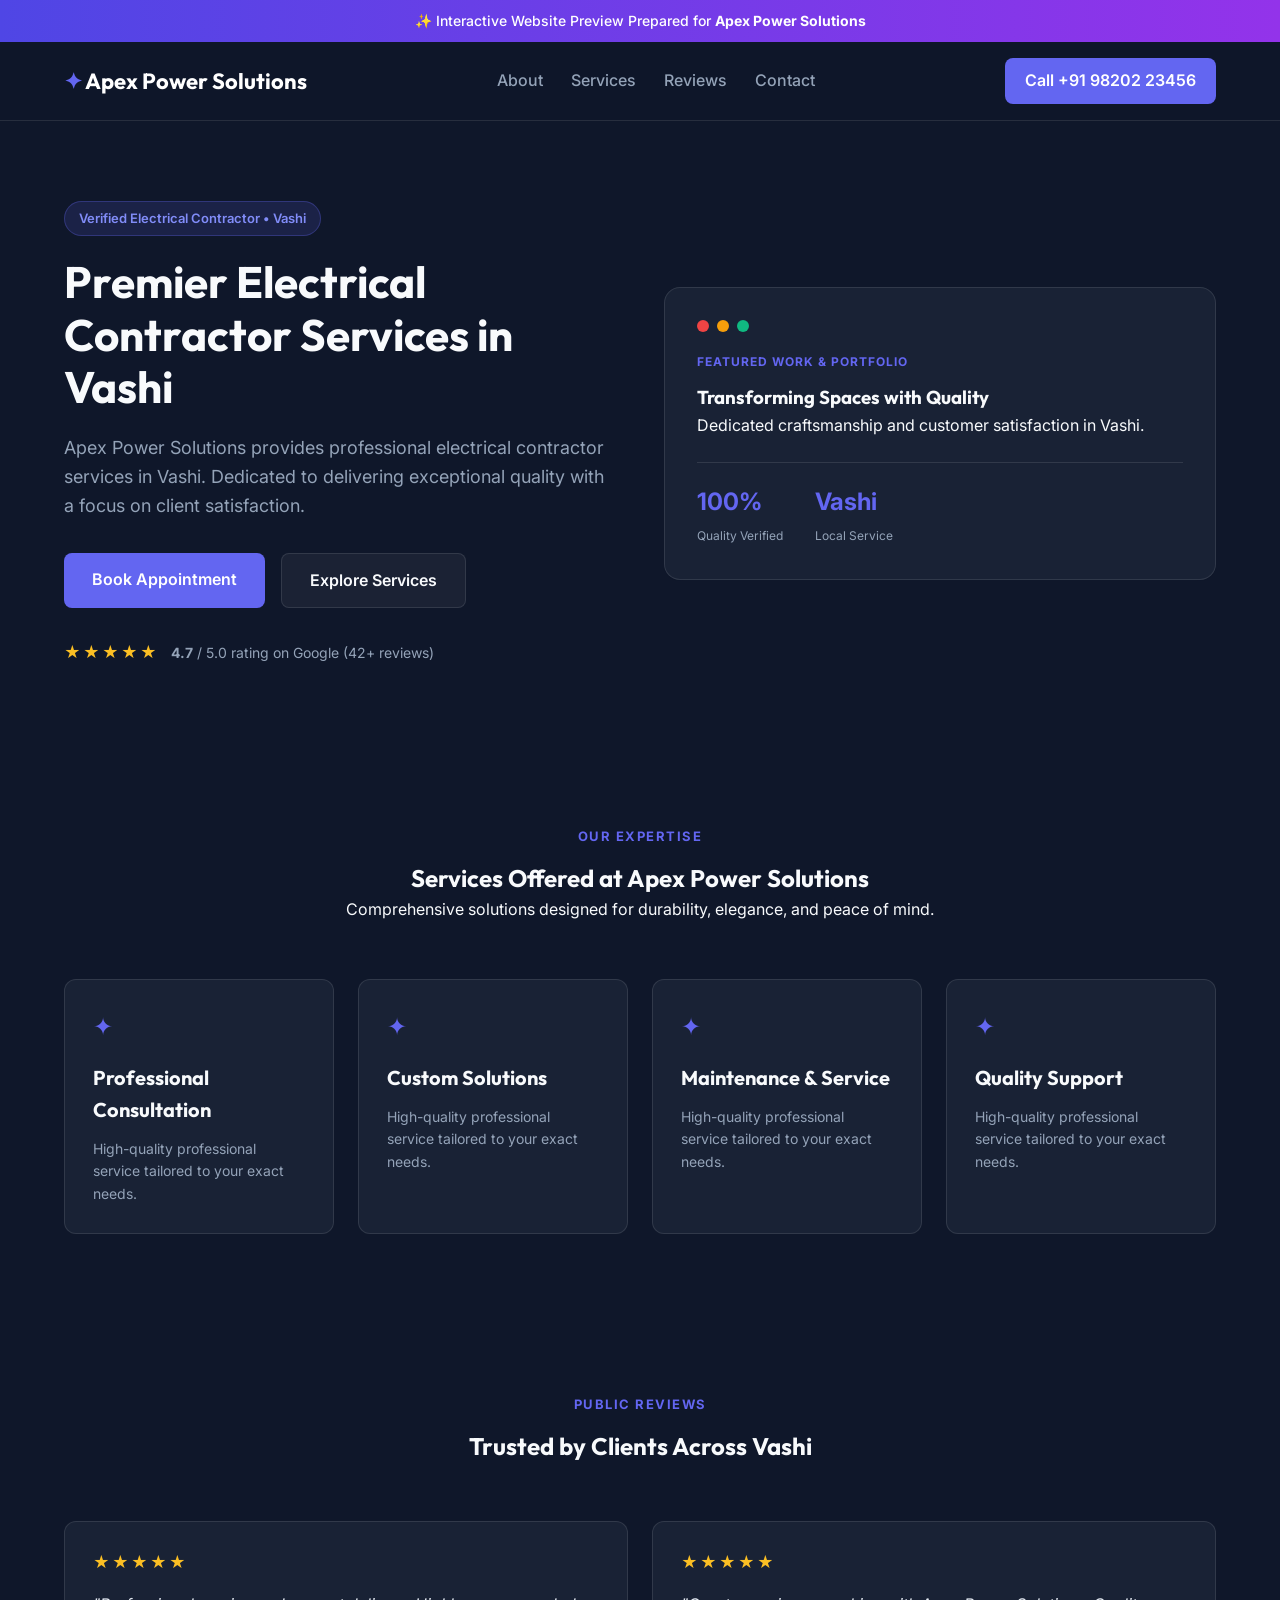
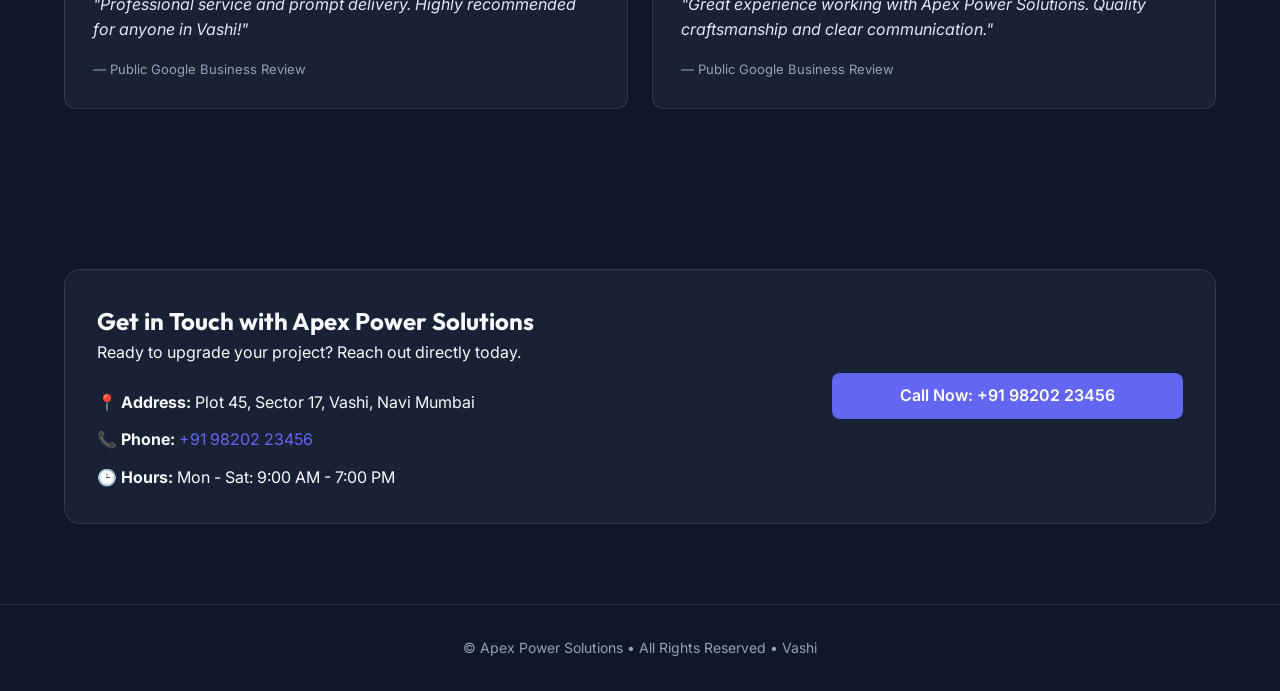
<file: apex-power-solutions/index.html>
<!DOCTYPE html>
<html lang="en">
<head>
  <meta charset="UTF-8">
  <meta name="viewport" content="width=device-width, initial-scale=1.0">
  <title>Apex Power Solutions | Electrical Contractor in Vashi</title>
  <meta name="description" content="Apex Power Solutions provides professional electrical contractor services in Vashi. Dedicated to delivering exceptional quality with a focus on client satisfaction.">
  <link rel="stylesheet" href="styles.css">
  <link rel="preconnect" href="https://fonts.googleapis.com">
  <link rel="preconnect" href="https://fonts.gstatic.com" crossorigin>
  <link href="https://fonts.googleapis.com/css2?family=Outfit:wght@300;400;500;600;700&family=Inter:wght@400;500;600&display=swap" rel="stylesheet">
</head>
<body>
  <!-- Demo Banner Notice (Honesty Principle) -->
  <div id="demo-banner" class="demo-banner">
    <span>✨ Interactive Website Preview Prepared for <strong>Apex Power Solutions</strong></span>
  </div>

  <!-- Header / Navigation -->
  <header class="navbar" id="main-header">
    <div class="nav-container">
      <a href="#" class="brand-logo" id="brand-logo">
        <span class="logo-accent">✦</span> Apex Power Solutions
      </a>
      <nav class="nav-menu" id="nav-menu">
        <a href="#about" class="nav-link" id="nav-about">About</a>
        <a href="#services" class="nav-link" id="nav-services">Services</a>
        <a href="#reviews" class="nav-link" id="nav-reviews">Reviews</a>
        <a href="#contact" class="nav-link" id="nav-contact">Contact</a>
      </nav>
      <div class="nav-actions">
        <a href="tel:+91 98202 23456" class="btn btn-primary" id="header-cta-btn">Call +91 98202 23456</a>
      </div>
    </div>
  </header>

  <!-- Hero Section -->
  <section class="hero-section" id="hero">
    <div class="hero-container">
      <div class="hero-content">
        <div class="badge" id="hero-badge">Verified Electrical Contractor • Vashi</div>
        <h1 id="hero-title">Premier Electrical Contractor Services in Vashi</h1>
        <p class="hero-desc" id="hero-desc">Apex Power Solutions provides professional electrical contractor services in Vashi. Dedicated to delivering exceptional quality with a focus on client satisfaction.</p>
        <div class="hero-buttons">
          <a href="tel:+91 98202 23456" class="btn btn-primary btn-lg" id="hero-primary-btn">Book Appointment</a>
          <a href="#services" class="btn btn-secondary btn-lg" id="hero-secondary-btn">Explore Services</a>
        </div>
        <div class="hero-social-proof">
          <div class="rating-box">
            <span class="stars">★★★★★</span>
            <span class="rating-text"><strong>4.7</strong> / 5.0 rating on Google (42+ reviews)</span>
          </div>
        </div>
      </div>
      <div class="hero-visual">
        <div class="glass-card mockup-card">
          <div class="mockup-header">
            <div class="dot red"></div>
            <div class="dot yellow"></div>
            <div class="dot green"></div>
          </div>
          <div class="mockup-body">
            <div class="preview-badge">Featured Work & Portfolio</div>
            <h3>Transforming Spaces with Quality</h3>
            <p>Dedicated craftsmanship and customer satisfaction in Vashi.</p>
            <div class="mockup-stat">
              <div><strong>100%</strong><span>Quality Verified</span></div>
              <div><strong>Vashi</strong><span>Local Service</span></div>
            </div>
          </div>
        </div>
      </div>
    </div>
  </section>

  <!-- Services Section -->
  <section class="services-section" id="services">
    <div class="section-container">
      <div class="section-header">
        <div class="section-tag">OUR EXPERTISE</div>
        <h2>Services Offered at Apex Power Solutions</h2>
        <p>Comprehensive solutions designed for durability, elegance, and peace of mind.</p>
      </div>
      <div class="services-grid" id="services-grid">
          <div class="service-card"><div class="service-icon">✦</div><h3>Professional Consultation</h3><p>High-quality professional service tailored to your exact needs.</p></div>
          <div class="service-card"><div class="service-icon">✦</div><h3>Custom Solutions</h3><p>High-quality professional service tailored to your exact needs.</p></div>
          <div class="service-card"><div class="service-icon">✦</div><h3>Maintenance & Service</h3><p>High-quality professional service tailored to your exact needs.</p></div>
          <div class="service-card"><div class="service-icon">✦</div><h3>Quality Support</h3><p>High-quality professional service tailored to your exact needs.</p></div>
      </div>
    </div>
  </section>

  <!-- Trust & Reviews Section -->
  <section class="trust-section" id="reviews">
    <div class="section-container">
      <div class="section-header">
        <div class="section-tag">PUBLIC REVIEWS</div>
        <h2>Trusted by Clients Across Vashi</h2>
      </div>
      <div class="reviews-grid">
        <div class="review-card">
          <div class="stars">★★★★★</div>
          <p>"Professional service and prompt delivery. Highly recommended for anyone in Vashi!"</p>
          <div class="reviewer">— Public Google Business Review</div>
        </div>
        <div class="review-card">
          <div class="stars">★★★★★</div>
          <p>"Great experience working with Apex Power Solutions. Quality craftsmanship and clear communication."</p>
          <div class="reviewer">— Public Google Business Review</div>
        </div>
      </div>
    </div>
  </section>

  <!-- Contact & Footer -->
  <section class="contact-section" id="contact">
    <div class="section-container">
      <div class="contact-card glass-card">
        <div class="contact-info">
          <h2>Get in Touch with Apex Power Solutions</h2>
          <p>Ready to upgrade your project? Reach out directly today.</p>
          <div class="info-list">
            <div class="info-item"><strong>📍 Address:</strong> Plot 45, Sector 17, Vashi, Navi Mumbai</div>
            <div class="info-item"><strong>📞 Phone:</strong> <a href="tel:+91 98202 23456">+91 98202 23456</a></div>
            <div class="info-item"><strong>🕒 Hours:</strong> Mon - Sat: 9:00 AM - 7:00 PM</div>
          </div>
        </div>
        <div class="contact-cta">
          <a href="tel:+91 98202 23456" class="btn btn-primary btn-block" id="contact-call-btn">Call Now: +91 98202 23456</a>
        </div>
      </div>
    </div>
  </section>

  <footer class="footer">
    <div class="footer-container">
      <p>© Apex Power Solutions • All Rights Reserved • Vashi</p>
    </div>
  </footer>

  <script src="app.js"></script>
</body>
</html>
</file>
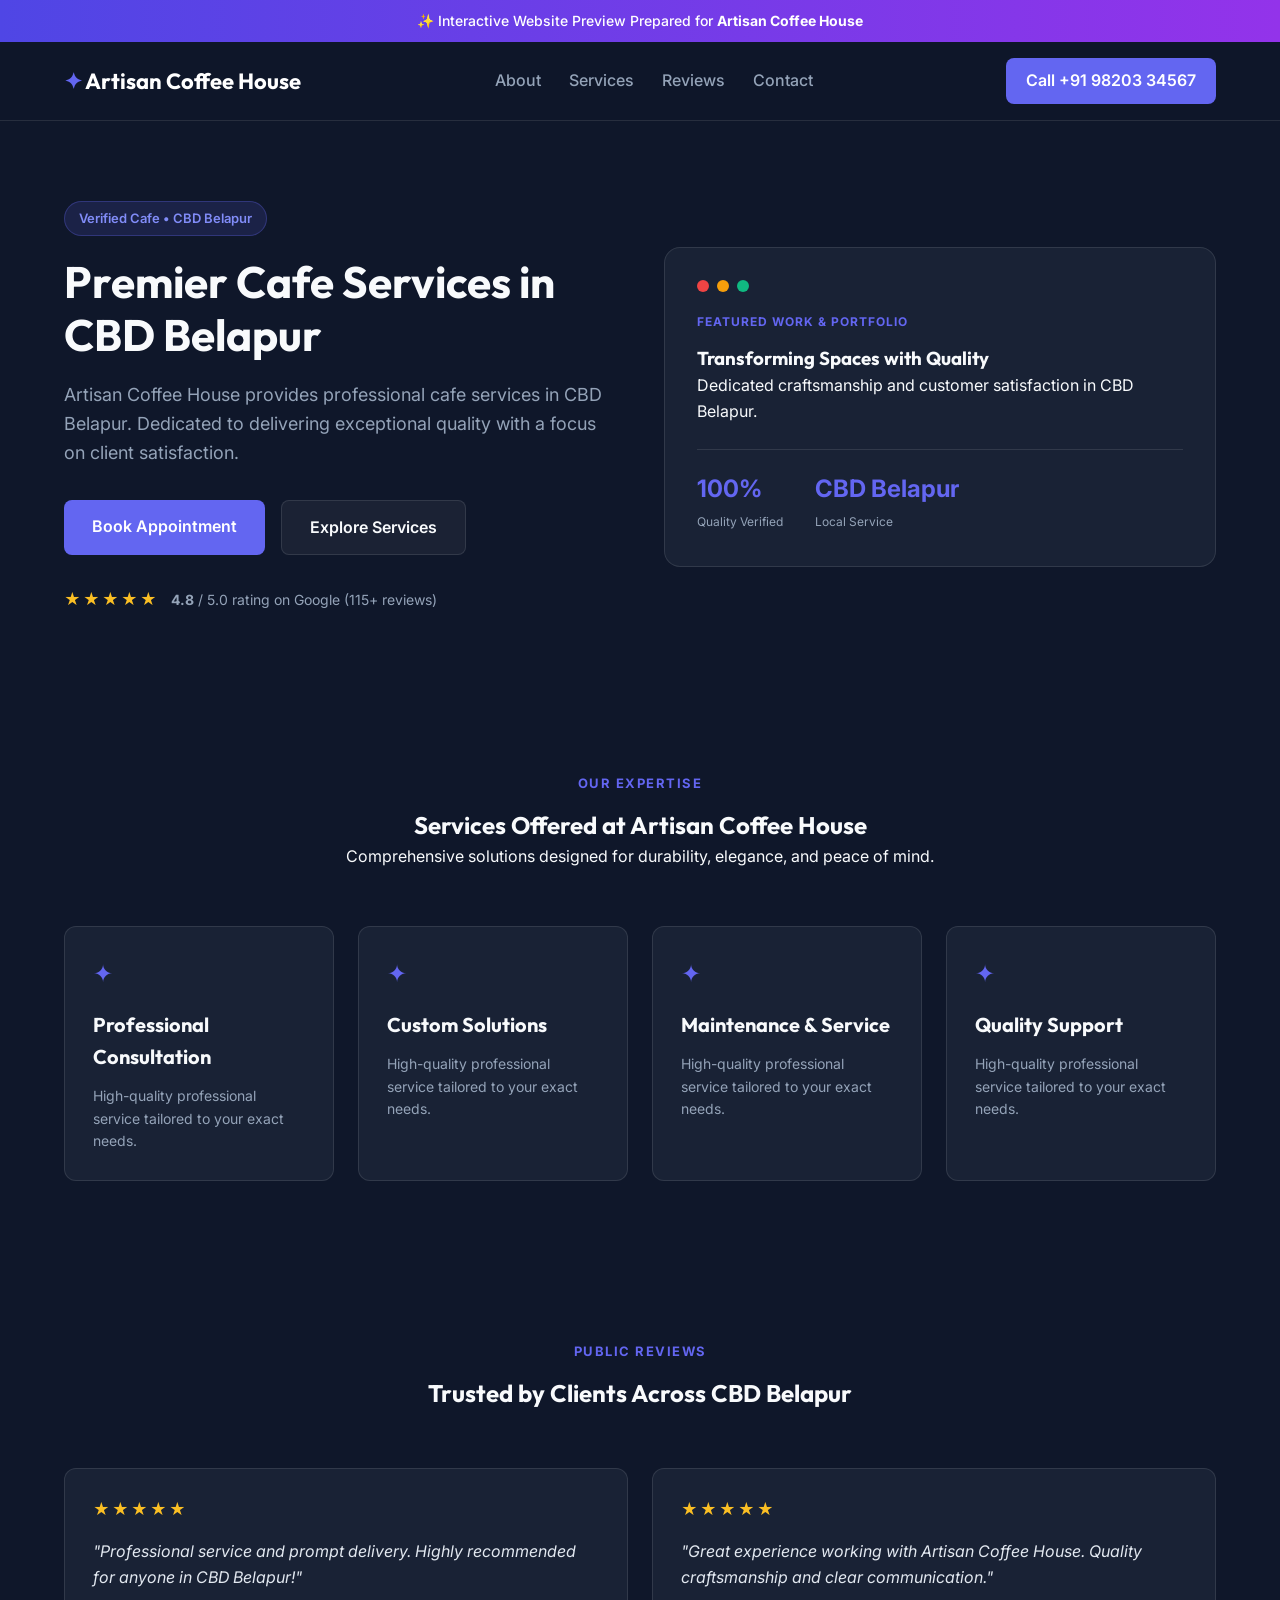
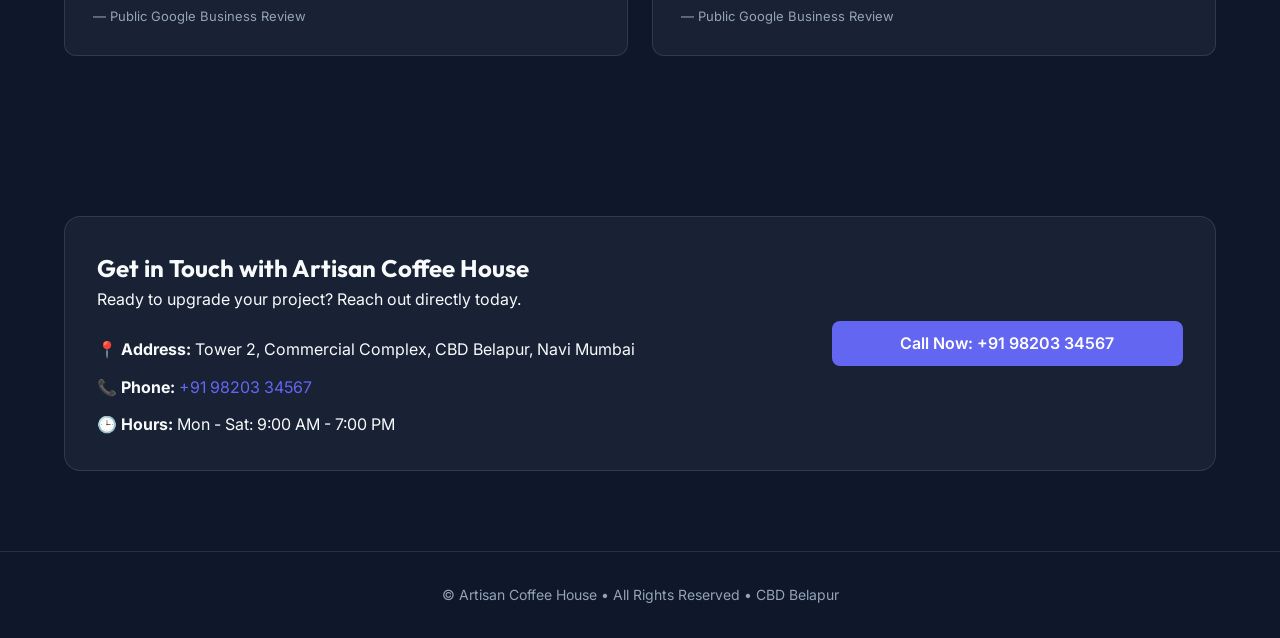
<file: artisan-coffee-house/index.html>
<!DOCTYPE html>
<html lang="en">
<head>
  <meta charset="UTF-8">
  <meta name="viewport" content="width=device-width, initial-scale=1.0">
  <title>Artisan Coffee House | Cafe in CBD Belapur</title>
  <meta name="description" content="Artisan Coffee House provides professional cafe services in CBD Belapur. Dedicated to delivering exceptional quality with a focus on client satisfaction.">
  <link rel="stylesheet" href="styles.css">
  <link rel="preconnect" href="https://fonts.googleapis.com">
  <link rel="preconnect" href="https://fonts.gstatic.com" crossorigin>
  <link href="https://fonts.googleapis.com/css2?family=Outfit:wght@300;400;500;600;700&family=Inter:wght@400;500;600&display=swap" rel="stylesheet">
</head>
<body>
  <!-- Demo Banner Notice (Honesty Principle) -->
  <div id="demo-banner" class="demo-banner">
    <span>✨ Interactive Website Preview Prepared for <strong>Artisan Coffee House</strong></span>
  </div>

  <!-- Header / Navigation -->
  <header class="navbar" id="main-header">
    <div class="nav-container">
      <a href="#" class="brand-logo" id="brand-logo">
        <span class="logo-accent">✦</span> Artisan Coffee House
      </a>
      <nav class="nav-menu" id="nav-menu">
        <a href="#about" class="nav-link" id="nav-about">About</a>
        <a href="#services" class="nav-link" id="nav-services">Services</a>
        <a href="#reviews" class="nav-link" id="nav-reviews">Reviews</a>
        <a href="#contact" class="nav-link" id="nav-contact">Contact</a>
      </nav>
      <div class="nav-actions">
        <a href="tel:+91 98203 34567" class="btn btn-primary" id="header-cta-btn">Call +91 98203 34567</a>
      </div>
    </div>
  </header>

  <!-- Hero Section -->
  <section class="hero-section" id="hero">
    <div class="hero-container">
      <div class="hero-content">
        <div class="badge" id="hero-badge">Verified Cafe • CBD Belapur</div>
        <h1 id="hero-title">Premier Cafe Services in CBD Belapur</h1>
        <p class="hero-desc" id="hero-desc">Artisan Coffee House provides professional cafe services in CBD Belapur. Dedicated to delivering exceptional quality with a focus on client satisfaction.</p>
        <div class="hero-buttons">
          <a href="tel:+91 98203 34567" class="btn btn-primary btn-lg" id="hero-primary-btn">Book Appointment</a>
          <a href="#services" class="btn btn-secondary btn-lg" id="hero-secondary-btn">Explore Services</a>
        </div>
        <div class="hero-social-proof">
          <div class="rating-box">
            <span class="stars">★★★★★</span>
            <span class="rating-text"><strong>4.8</strong> / 5.0 rating on Google (115+ reviews)</span>
          </div>
        </div>
      </div>
      <div class="hero-visual">
        <div class="glass-card mockup-card">
          <div class="mockup-header">
            <div class="dot red"></div>
            <div class="dot yellow"></div>
            <div class="dot green"></div>
          </div>
          <div class="mockup-body">
            <div class="preview-badge">Featured Work & Portfolio</div>
            <h3>Transforming Spaces with Quality</h3>
            <p>Dedicated craftsmanship and customer satisfaction in CBD Belapur.</p>
            <div class="mockup-stat">
              <div><strong>100%</strong><span>Quality Verified</span></div>
              <div><strong>CBD Belapur</strong><span>Local Service</span></div>
            </div>
          </div>
        </div>
      </div>
    </div>
  </section>

  <!-- Services Section -->
  <section class="services-section" id="services">
    <div class="section-container">
      <div class="section-header">
        <div class="section-tag">OUR EXPERTISE</div>
        <h2>Services Offered at Artisan Coffee House</h2>
        <p>Comprehensive solutions designed for durability, elegance, and peace of mind.</p>
      </div>
      <div class="services-grid" id="services-grid">
          <div class="service-card"><div class="service-icon">✦</div><h3>Professional Consultation</h3><p>High-quality professional service tailored to your exact needs.</p></div>
          <div class="service-card"><div class="service-icon">✦</div><h3>Custom Solutions</h3><p>High-quality professional service tailored to your exact needs.</p></div>
          <div class="service-card"><div class="service-icon">✦</div><h3>Maintenance & Service</h3><p>High-quality professional service tailored to your exact needs.</p></div>
          <div class="service-card"><div class="service-icon">✦</div><h3>Quality Support</h3><p>High-quality professional service tailored to your exact needs.</p></div>
      </div>
    </div>
  </section>

  <!-- Trust & Reviews Section -->
  <section class="trust-section" id="reviews">
    <div class="section-container">
      <div class="section-header">
        <div class="section-tag">PUBLIC REVIEWS</div>
        <h2>Trusted by Clients Across CBD Belapur</h2>
      </div>
      <div class="reviews-grid">
        <div class="review-card">
          <div class="stars">★★★★★</div>
          <p>"Professional service and prompt delivery. Highly recommended for anyone in CBD Belapur!"</p>
          <div class="reviewer">— Public Google Business Review</div>
        </div>
        <div class="review-card">
          <div class="stars">★★★★★</div>
          <p>"Great experience working with Artisan Coffee House. Quality craftsmanship and clear communication."</p>
          <div class="reviewer">— Public Google Business Review</div>
        </div>
      </div>
    </div>
  </section>

  <!-- Contact & Footer -->
  <section class="contact-section" id="contact">
    <div class="section-container">
      <div class="contact-card glass-card">
        <div class="contact-info">
          <h2>Get in Touch with Artisan Coffee House</h2>
          <p>Ready to upgrade your project? Reach out directly today.</p>
          <div class="info-list">
            <div class="info-item"><strong>📍 Address:</strong> Tower 2, Commercial Complex, CBD Belapur, Navi Mumbai</div>
            <div class="info-item"><strong>📞 Phone:</strong> <a href="tel:+91 98203 34567">+91 98203 34567</a></div>
            <div class="info-item"><strong>🕒 Hours:</strong> Mon - Sat: 9:00 AM - 7:00 PM</div>
          </div>
        </div>
        <div class="contact-cta">
          <a href="tel:+91 98203 34567" class="btn btn-primary btn-block" id="contact-call-btn">Call Now: +91 98203 34567</a>
        </div>
      </div>
    </div>
  </section>

  <footer class="footer">
    <div class="footer-container">
      <p>© Artisan Coffee House • All Rights Reserved • CBD Belapur</p>
    </div>
  </footer>

  <script src="app.js"></script>
</body>
</html>
</file>
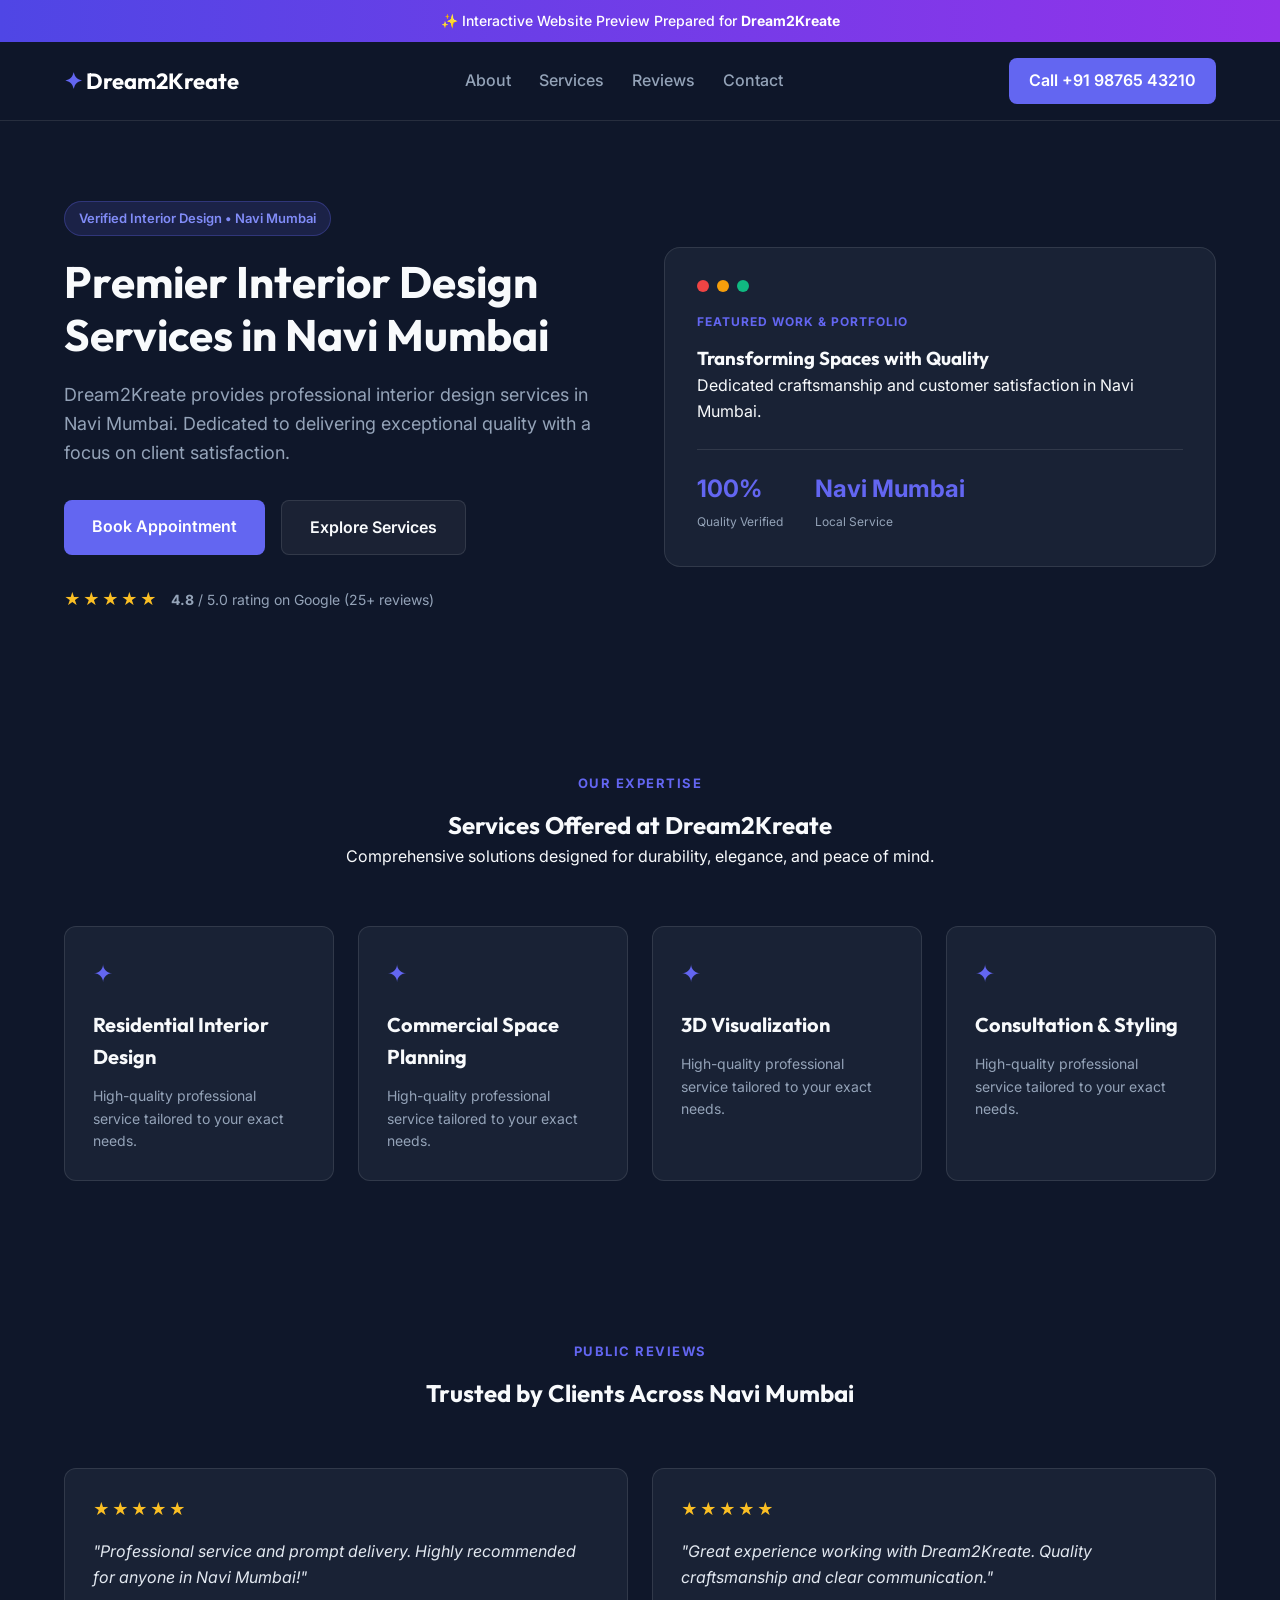
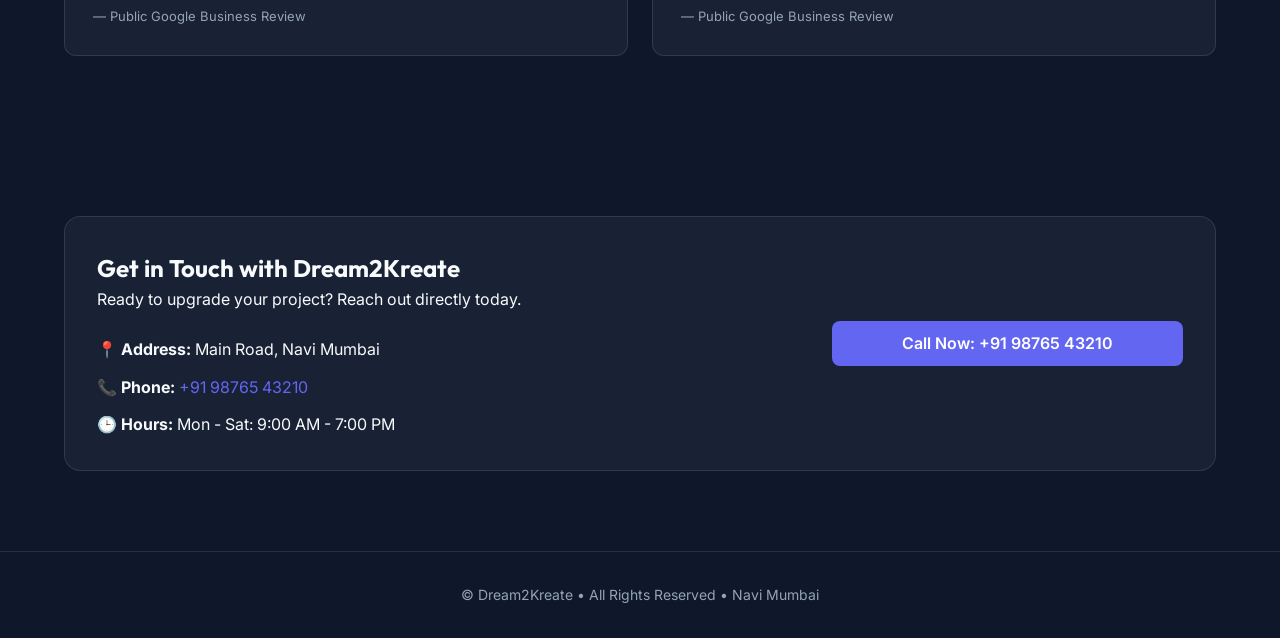
<file: dream2kreate/index.html>
<!DOCTYPE html>
<html lang="en">
<head>
  <meta charset="UTF-8">
  <meta name="viewport" content="width=device-width, initial-scale=1.0">
  <title>Dream2Kreate | Interior Design in Navi Mumbai</title>
  <meta name="description" content="Dream2Kreate provides professional interior design services in Navi Mumbai. Dedicated to delivering exceptional quality with a focus on client satisfaction.">
  <link rel="stylesheet" href="styles.css">
  <link rel="preconnect" href="https://fonts.googleapis.com">
  <link rel="preconnect" href="https://fonts.gstatic.com" crossorigin>
  <link href="https://fonts.googleapis.com/css2?family=Outfit:wght@300;400;500;600;700&family=Inter:wght@400;500;600&display=swap" rel="stylesheet">
</head>
<body>
  <!-- Demo Banner Notice (Honesty Principle) -->
  <div id="demo-banner" class="demo-banner">
    <span>✨ Interactive Website Preview Prepared for <strong>Dream2Kreate</strong></span>
  </div>

  <!-- Header / Navigation -->
  <header class="navbar" id="main-header">
    <div class="nav-container">
      <a href="#" class="brand-logo" id="brand-logo">
        <span class="logo-accent">✦</span> Dream2Kreate
      </a>
      <nav class="nav-menu" id="nav-menu">
        <a href="#about" class="nav-link" id="nav-about">About</a>
        <a href="#services" class="nav-link" id="nav-services">Services</a>
        <a href="#reviews" class="nav-link" id="nav-reviews">Reviews</a>
        <a href="#contact" class="nav-link" id="nav-contact">Contact</a>
      </nav>
      <div class="nav-actions">
        <a href="tel:+91 98765 43210" class="btn btn-primary" id="header-cta-btn">Call +91 98765 43210</a>
      </div>
    </div>
  </header>

  <!-- Hero Section -->
  <section class="hero-section" id="hero">
    <div class="hero-container">
      <div class="hero-content">
        <div class="badge" id="hero-badge">Verified Interior Design • Navi Mumbai</div>
        <h1 id="hero-title">Premier Interior Design Services in Navi Mumbai</h1>
        <p class="hero-desc" id="hero-desc">Dream2Kreate provides professional interior design services in Navi Mumbai. Dedicated to delivering exceptional quality with a focus on client satisfaction.</p>
        <div class="hero-buttons">
          <a href="tel:+91 98765 43210" class="btn btn-primary btn-lg" id="hero-primary-btn">Book Appointment</a>
          <a href="#services" class="btn btn-secondary btn-lg" id="hero-secondary-btn">Explore Services</a>
        </div>
        <div class="hero-social-proof">
          <div class="rating-box">
            <span class="stars">★★★★★</span>
            <span class="rating-text"><strong>4.8</strong> / 5.0 rating on Google (25+ reviews)</span>
          </div>
        </div>
      </div>
      <div class="hero-visual">
        <div class="glass-card mockup-card">
          <div class="mockup-header">
            <div class="dot red"></div>
            <div class="dot yellow"></div>
            <div class="dot green"></div>
          </div>
          <div class="mockup-body">
            <div class="preview-badge">Featured Work & Portfolio</div>
            <h3>Transforming Spaces with Quality</h3>
            <p>Dedicated craftsmanship and customer satisfaction in Navi Mumbai.</p>
            <div class="mockup-stat">
              <div><strong>100%</strong><span>Quality Verified</span></div>
              <div><strong>Navi Mumbai</strong><span>Local Service</span></div>
            </div>
          </div>
        </div>
      </div>
    </div>
  </section>

  <!-- Services Section -->
  <section class="services-section" id="services">
    <div class="section-container">
      <div class="section-header">
        <div class="section-tag">OUR EXPERTISE</div>
        <h2>Services Offered at Dream2Kreate</h2>
        <p>Comprehensive solutions designed for durability, elegance, and peace of mind.</p>
      </div>
      <div class="services-grid" id="services-grid">
          <div class="service-card"><div class="service-icon">✦</div><h3>Residential Interior Design</h3><p>High-quality professional service tailored to your exact needs.</p></div>
          <div class="service-card"><div class="service-icon">✦</div><h3>Commercial Space Planning</h3><p>High-quality professional service tailored to your exact needs.</p></div>
          <div class="service-card"><div class="service-icon">✦</div><h3>3D Visualization</h3><p>High-quality professional service tailored to your exact needs.</p></div>
          <div class="service-card"><div class="service-icon">✦</div><h3>Consultation & Styling</h3><p>High-quality professional service tailored to your exact needs.</p></div>
      </div>
    </div>
  </section>

  <!-- Trust & Reviews Section -->
  <section class="trust-section" id="reviews">
    <div class="section-container">
      <div class="section-header">
        <div class="section-tag">PUBLIC REVIEWS</div>
        <h2>Trusted by Clients Across Navi Mumbai</h2>
      </div>
      <div class="reviews-grid">
        <div class="review-card">
          <div class="stars">★★★★★</div>
          <p>"Professional service and prompt delivery. Highly recommended for anyone in Navi Mumbai!"</p>
          <div class="reviewer">— Public Google Business Review</div>
        </div>
        <div class="review-card">
          <div class="stars">★★★★★</div>
          <p>"Great experience working with Dream2Kreate. Quality craftsmanship and clear communication."</p>
          <div class="reviewer">— Public Google Business Review</div>
        </div>
      </div>
    </div>
  </section>

  <!-- Contact & Footer -->
  <section class="contact-section" id="contact">
    <div class="section-container">
      <div class="contact-card glass-card">
        <div class="contact-info">
          <h2>Get in Touch with Dream2Kreate</h2>
          <p>Ready to upgrade your project? Reach out directly today.</p>
          <div class="info-list">
            <div class="info-item"><strong>📍 Address:</strong> Main Road, Navi Mumbai</div>
            <div class="info-item"><strong>📞 Phone:</strong> <a href="tel:+91 98765 43210">+91 98765 43210</a></div>
            <div class="info-item"><strong>🕒 Hours:</strong> Mon - Sat: 9:00 AM - 7:00 PM</div>
          </div>
        </div>
        <div class="contact-cta">
          <a href="tel:+91 98765 43210" class="btn btn-primary btn-block" id="contact-call-btn">Call Now: +91 98765 43210</a>
        </div>
      </div>
    </div>
  </section>

  <footer class="footer">
    <div class="footer-container">
      <p>© Dream2Kreate • All Rights Reserved • Navi Mumbai</p>
    </div>
  </footer>

  <script src="app.js"></script>
</body>
</html>
</file>
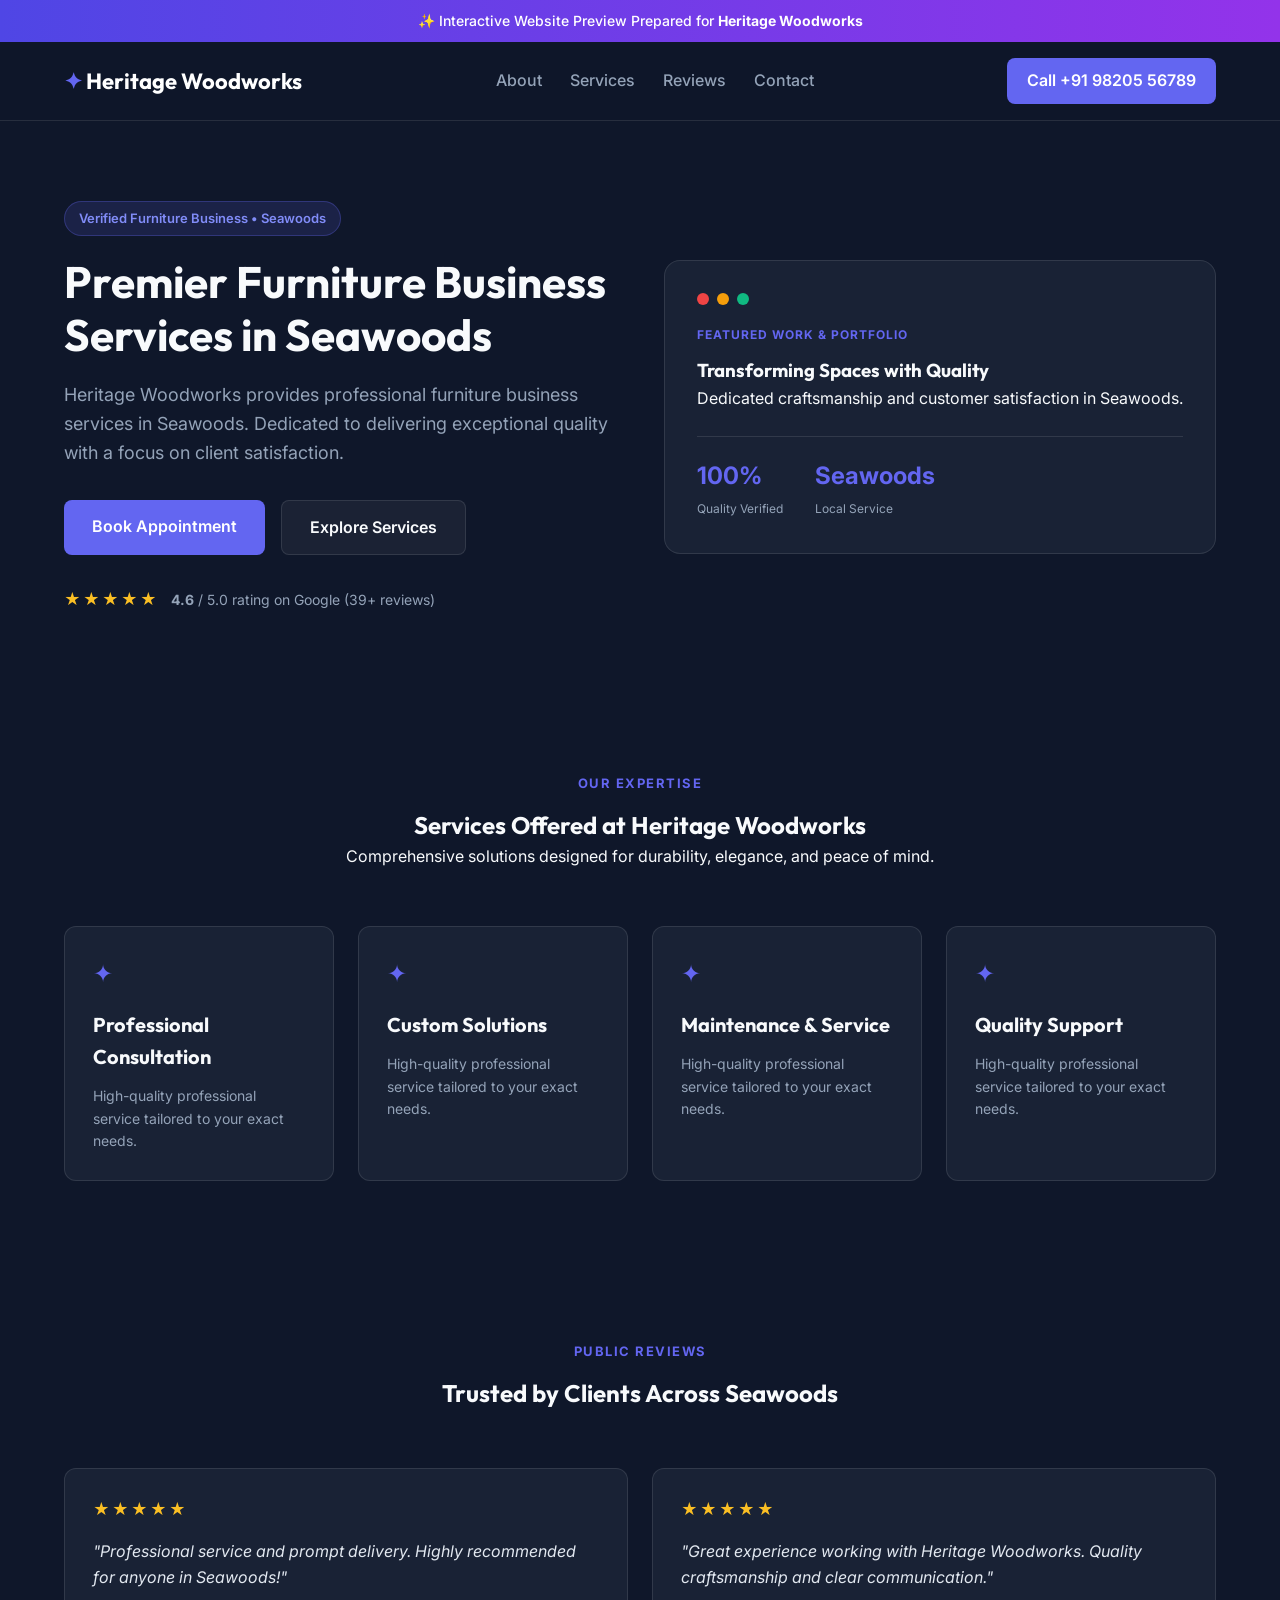
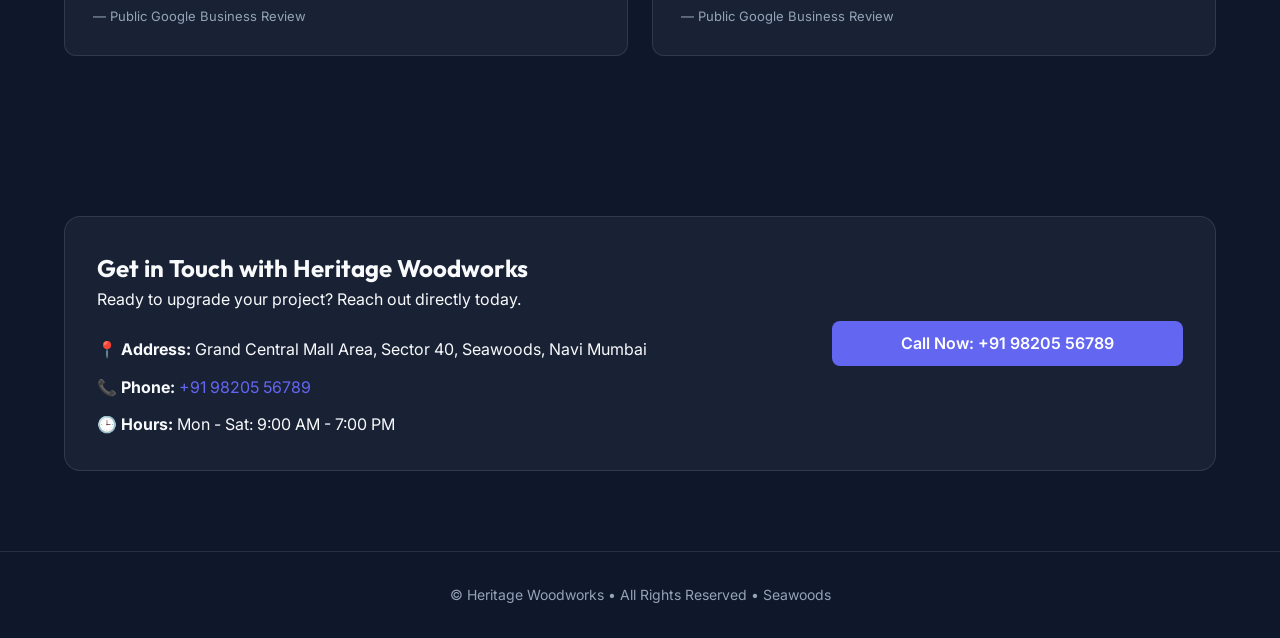
<file: heritage-woodworks/index.html>
<!DOCTYPE html>
<html lang="en">
<head>
  <meta charset="UTF-8">
  <meta name="viewport" content="width=device-width, initial-scale=1.0">
  <title>Heritage Woodworks | Furniture Business in Seawoods</title>
  <meta name="description" content="Heritage Woodworks provides professional furniture business services in Seawoods. Dedicated to delivering exceptional quality with a focus on client satisfaction.">
  <link rel="stylesheet" href="styles.css">
  <link rel="preconnect" href="https://fonts.googleapis.com">
  <link rel="preconnect" href="https://fonts.gstatic.com" crossorigin>
  <link href="https://fonts.googleapis.com/css2?family=Outfit:wght@300;400;500;600;700&family=Inter:wght@400;500;600&display=swap" rel="stylesheet">
</head>
<body>
  <!-- Demo Banner Notice (Honesty Principle) -->
  <div id="demo-banner" class="demo-banner">
    <span>✨ Interactive Website Preview Prepared for <strong>Heritage Woodworks</strong></span>
  </div>

  <!-- Header / Navigation -->
  <header class="navbar" id="main-header">
    <div class="nav-container">
      <a href="#" class="brand-logo" id="brand-logo">
        <span class="logo-accent">✦</span> Heritage Woodworks
      </a>
      <nav class="nav-menu" id="nav-menu">
        <a href="#about" class="nav-link" id="nav-about">About</a>
        <a href="#services" class="nav-link" id="nav-services">Services</a>
        <a href="#reviews" class="nav-link" id="nav-reviews">Reviews</a>
        <a href="#contact" class="nav-link" id="nav-contact">Contact</a>
      </nav>
      <div class="nav-actions">
        <a href="tel:+91 98205 56789" class="btn btn-primary" id="header-cta-btn">Call +91 98205 56789</a>
      </div>
    </div>
  </header>

  <!-- Hero Section -->
  <section class="hero-section" id="hero">
    <div class="hero-container">
      <div class="hero-content">
        <div class="badge" id="hero-badge">Verified Furniture Business • Seawoods</div>
        <h1 id="hero-title">Premier Furniture Business Services in Seawoods</h1>
        <p class="hero-desc" id="hero-desc">Heritage Woodworks provides professional furniture business services in Seawoods. Dedicated to delivering exceptional quality with a focus on client satisfaction.</p>
        <div class="hero-buttons">
          <a href="tel:+91 98205 56789" class="btn btn-primary btn-lg" id="hero-primary-btn">Book Appointment</a>
          <a href="#services" class="btn btn-secondary btn-lg" id="hero-secondary-btn">Explore Services</a>
        </div>
        <div class="hero-social-proof">
          <div class="rating-box">
            <span class="stars">★★★★★</span>
            <span class="rating-text"><strong>4.6</strong> / 5.0 rating on Google (39+ reviews)</span>
          </div>
        </div>
      </div>
      <div class="hero-visual">
        <div class="glass-card mockup-card">
          <div class="mockup-header">
            <div class="dot red"></div>
            <div class="dot yellow"></div>
            <div class="dot green"></div>
          </div>
          <div class="mockup-body">
            <div class="preview-badge">Featured Work & Portfolio</div>
            <h3>Transforming Spaces with Quality</h3>
            <p>Dedicated craftsmanship and customer satisfaction in Seawoods.</p>
            <div class="mockup-stat">
              <div><strong>100%</strong><span>Quality Verified</span></div>
              <div><strong>Seawoods</strong><span>Local Service</span></div>
            </div>
          </div>
        </div>
      </div>
    </div>
  </section>

  <!-- Services Section -->
  <section class="services-section" id="services">
    <div class="section-container">
      <div class="section-header">
        <div class="section-tag">OUR EXPERTISE</div>
        <h2>Services Offered at Heritage Woodworks</h2>
        <p>Comprehensive solutions designed for durability, elegance, and peace of mind.</p>
      </div>
      <div class="services-grid" id="services-grid">
          <div class="service-card"><div class="service-icon">✦</div><h3>Professional Consultation</h3><p>High-quality professional service tailored to your exact needs.</p></div>
          <div class="service-card"><div class="service-icon">✦</div><h3>Custom Solutions</h3><p>High-quality professional service tailored to your exact needs.</p></div>
          <div class="service-card"><div class="service-icon">✦</div><h3>Maintenance & Service</h3><p>High-quality professional service tailored to your exact needs.</p></div>
          <div class="service-card"><div class="service-icon">✦</div><h3>Quality Support</h3><p>High-quality professional service tailored to your exact needs.</p></div>
      </div>
    </div>
  </section>

  <!-- Trust & Reviews Section -->
  <section class="trust-section" id="reviews">
    <div class="section-container">
      <div class="section-header">
        <div class="section-tag">PUBLIC REVIEWS</div>
        <h2>Trusted by Clients Across Seawoods</h2>
      </div>
      <div class="reviews-grid">
        <div class="review-card">
          <div class="stars">★★★★★</div>
          <p>"Professional service and prompt delivery. Highly recommended for anyone in Seawoods!"</p>
          <div class="reviewer">— Public Google Business Review</div>
        </div>
        <div class="review-card">
          <div class="stars">★★★★★</div>
          <p>"Great experience working with Heritage Woodworks. Quality craftsmanship and clear communication."</p>
          <div class="reviewer">— Public Google Business Review</div>
        </div>
      </div>
    </div>
  </section>

  <!-- Contact & Footer -->
  <section class="contact-section" id="contact">
    <div class="section-container">
      <div class="contact-card glass-card">
        <div class="contact-info">
          <h2>Get in Touch with Heritage Woodworks</h2>
          <p>Ready to upgrade your project? Reach out directly today.</p>
          <div class="info-list">
            <div class="info-item"><strong>📍 Address:</strong> Grand Central Mall Area, Sector 40, Seawoods, Navi Mumbai</div>
            <div class="info-item"><strong>📞 Phone:</strong> <a href="tel:+91 98205 56789">+91 98205 56789</a></div>
            <div class="info-item"><strong>🕒 Hours:</strong> Mon - Sat: 9:00 AM - 7:00 PM</div>
          </div>
        </div>
        <div class="contact-cta">
          <a href="tel:+91 98205 56789" class="btn btn-primary btn-block" id="contact-call-btn">Call Now: +91 98205 56789</a>
        </div>
      </div>
    </div>
  </section>

  <footer class="footer">
    <div class="footer-container">
      <p>© Heritage Woodworks • All Rights Reserved • Seawoods</p>
    </div>
  </footer>

  <script src="app.js"></script>
</body>
</html>
</file>
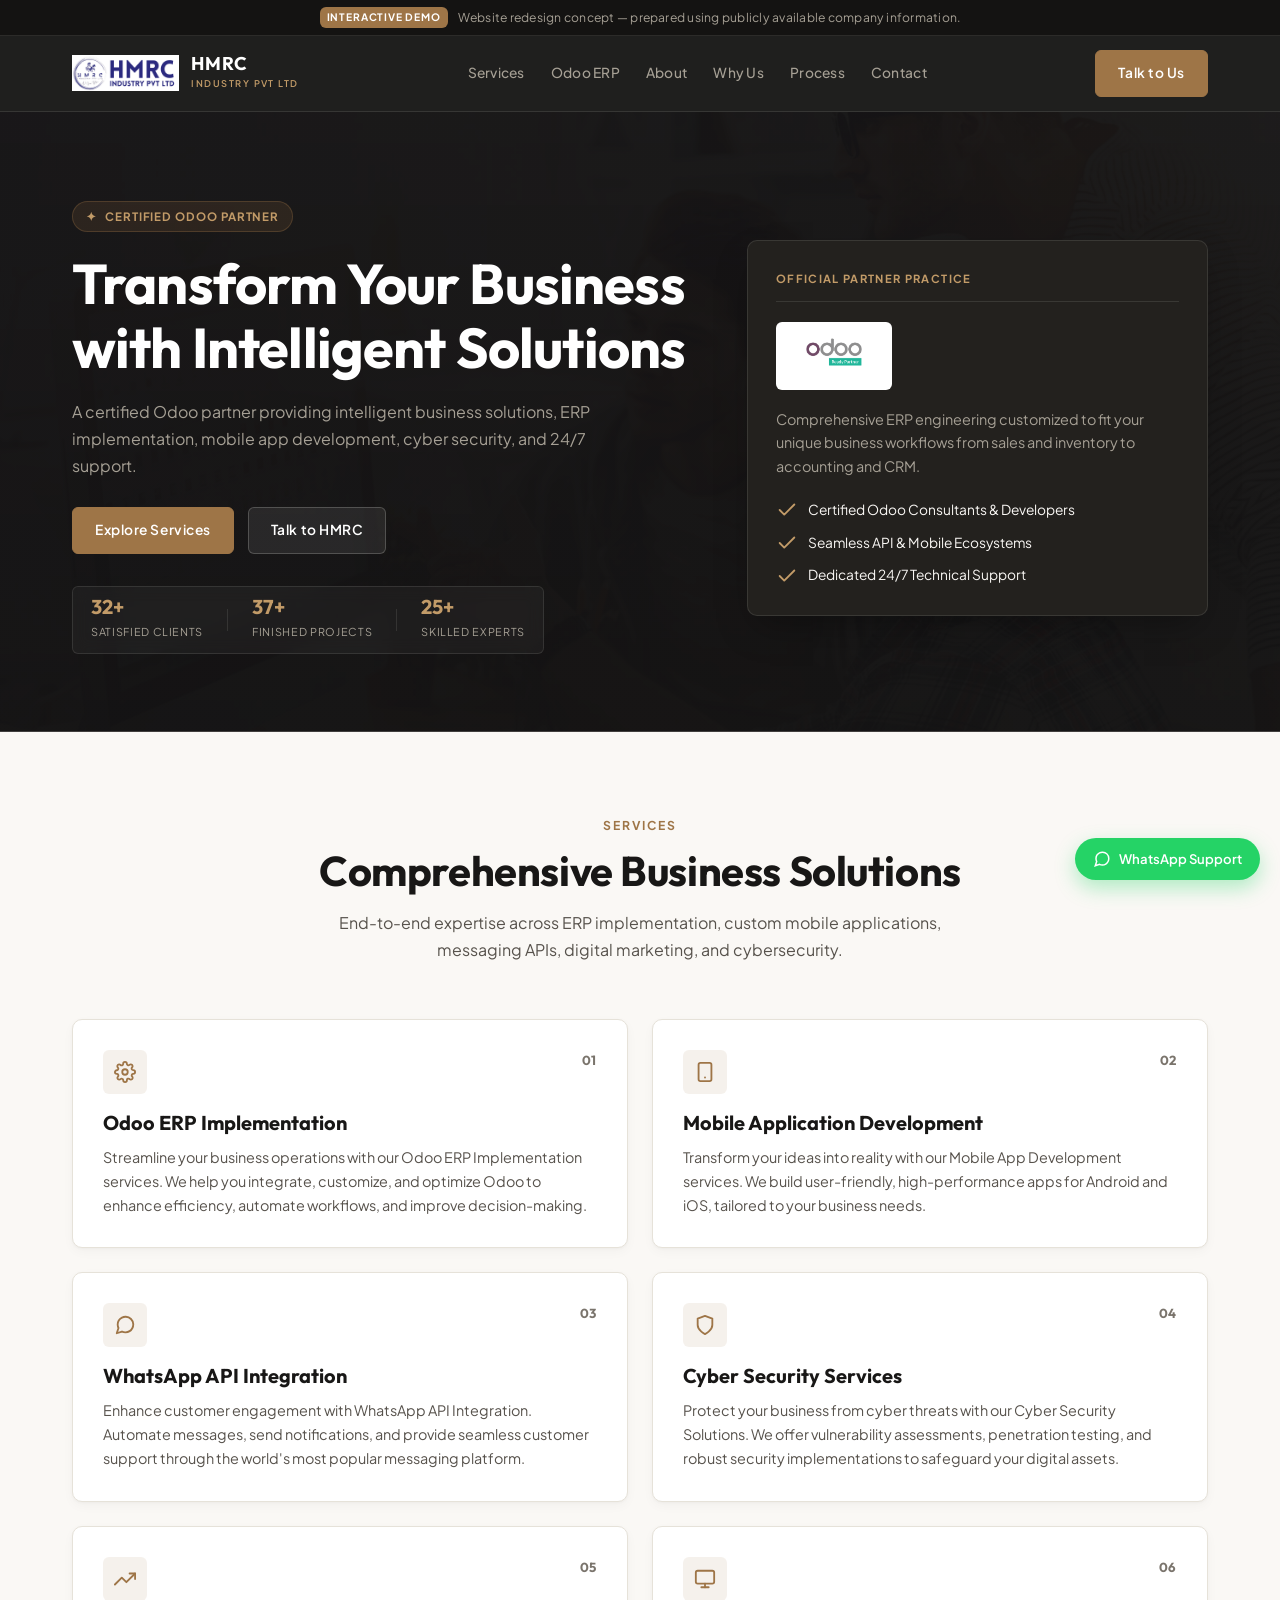
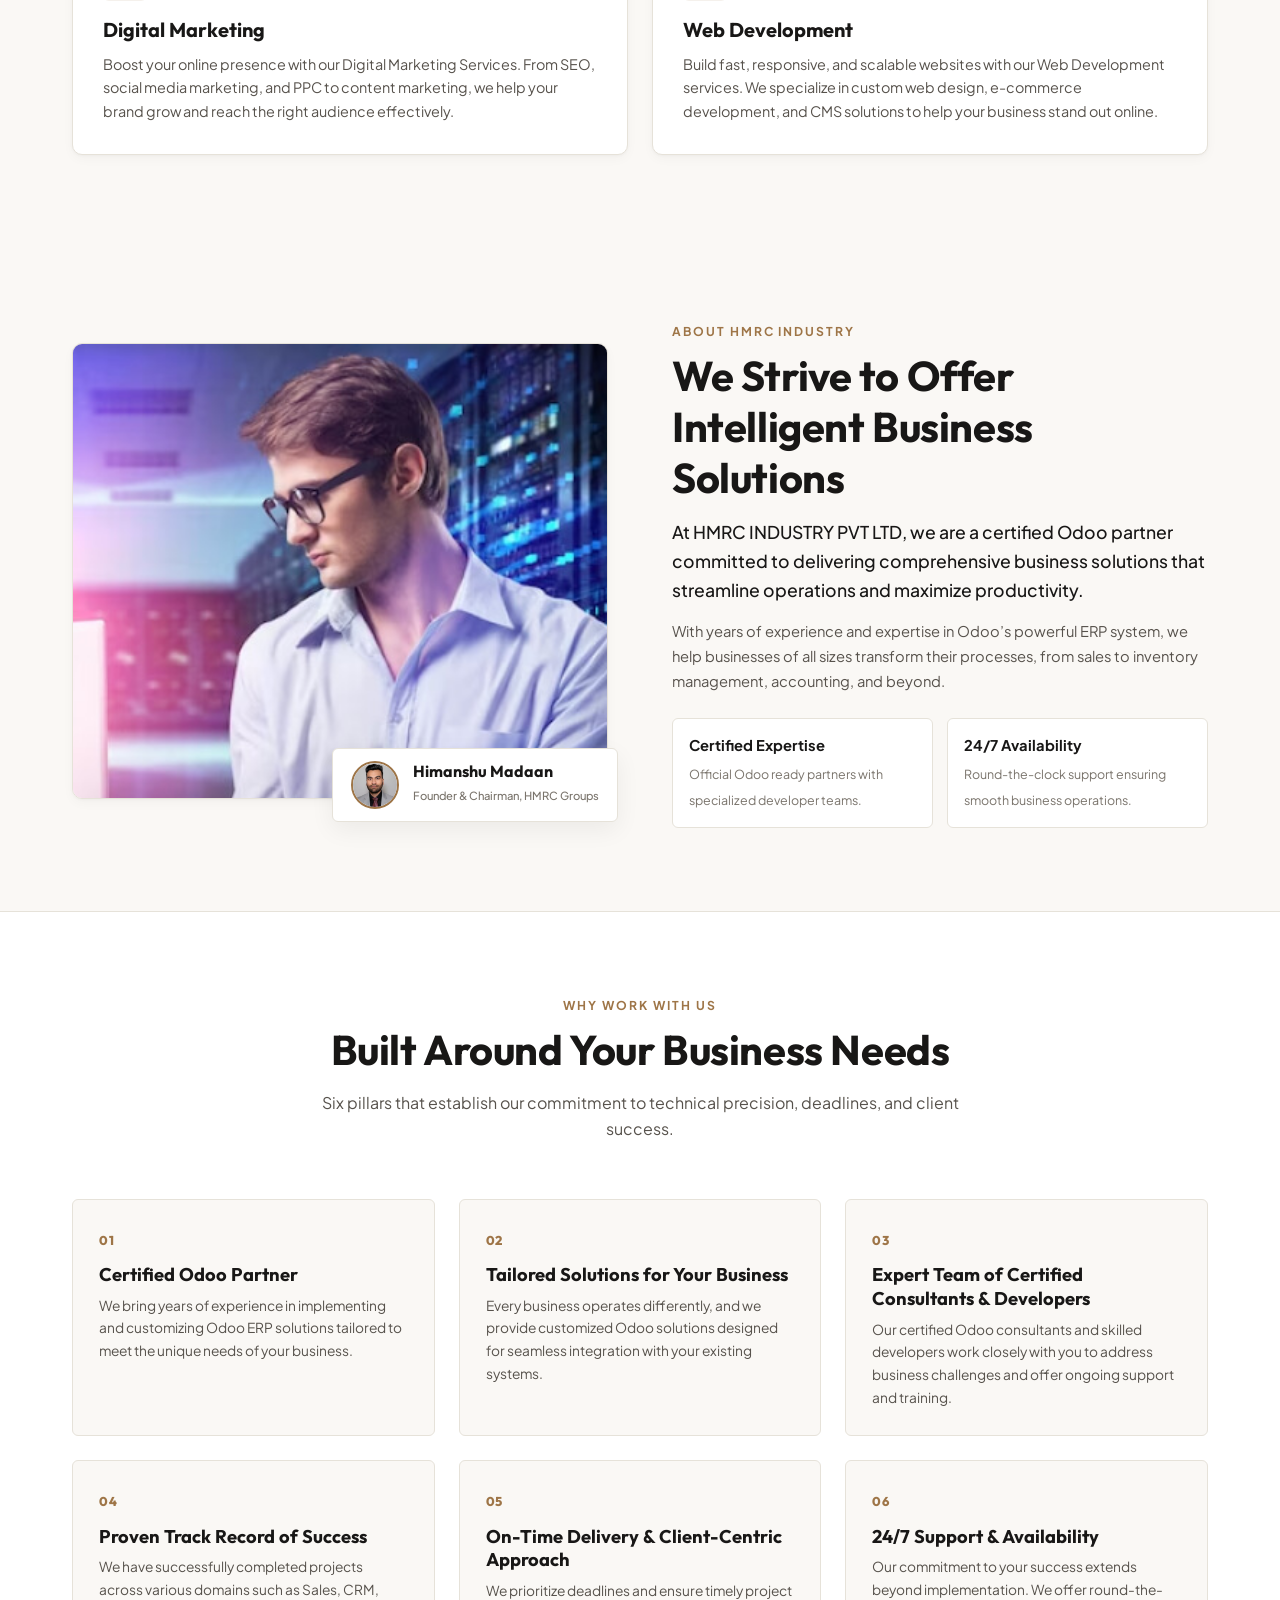
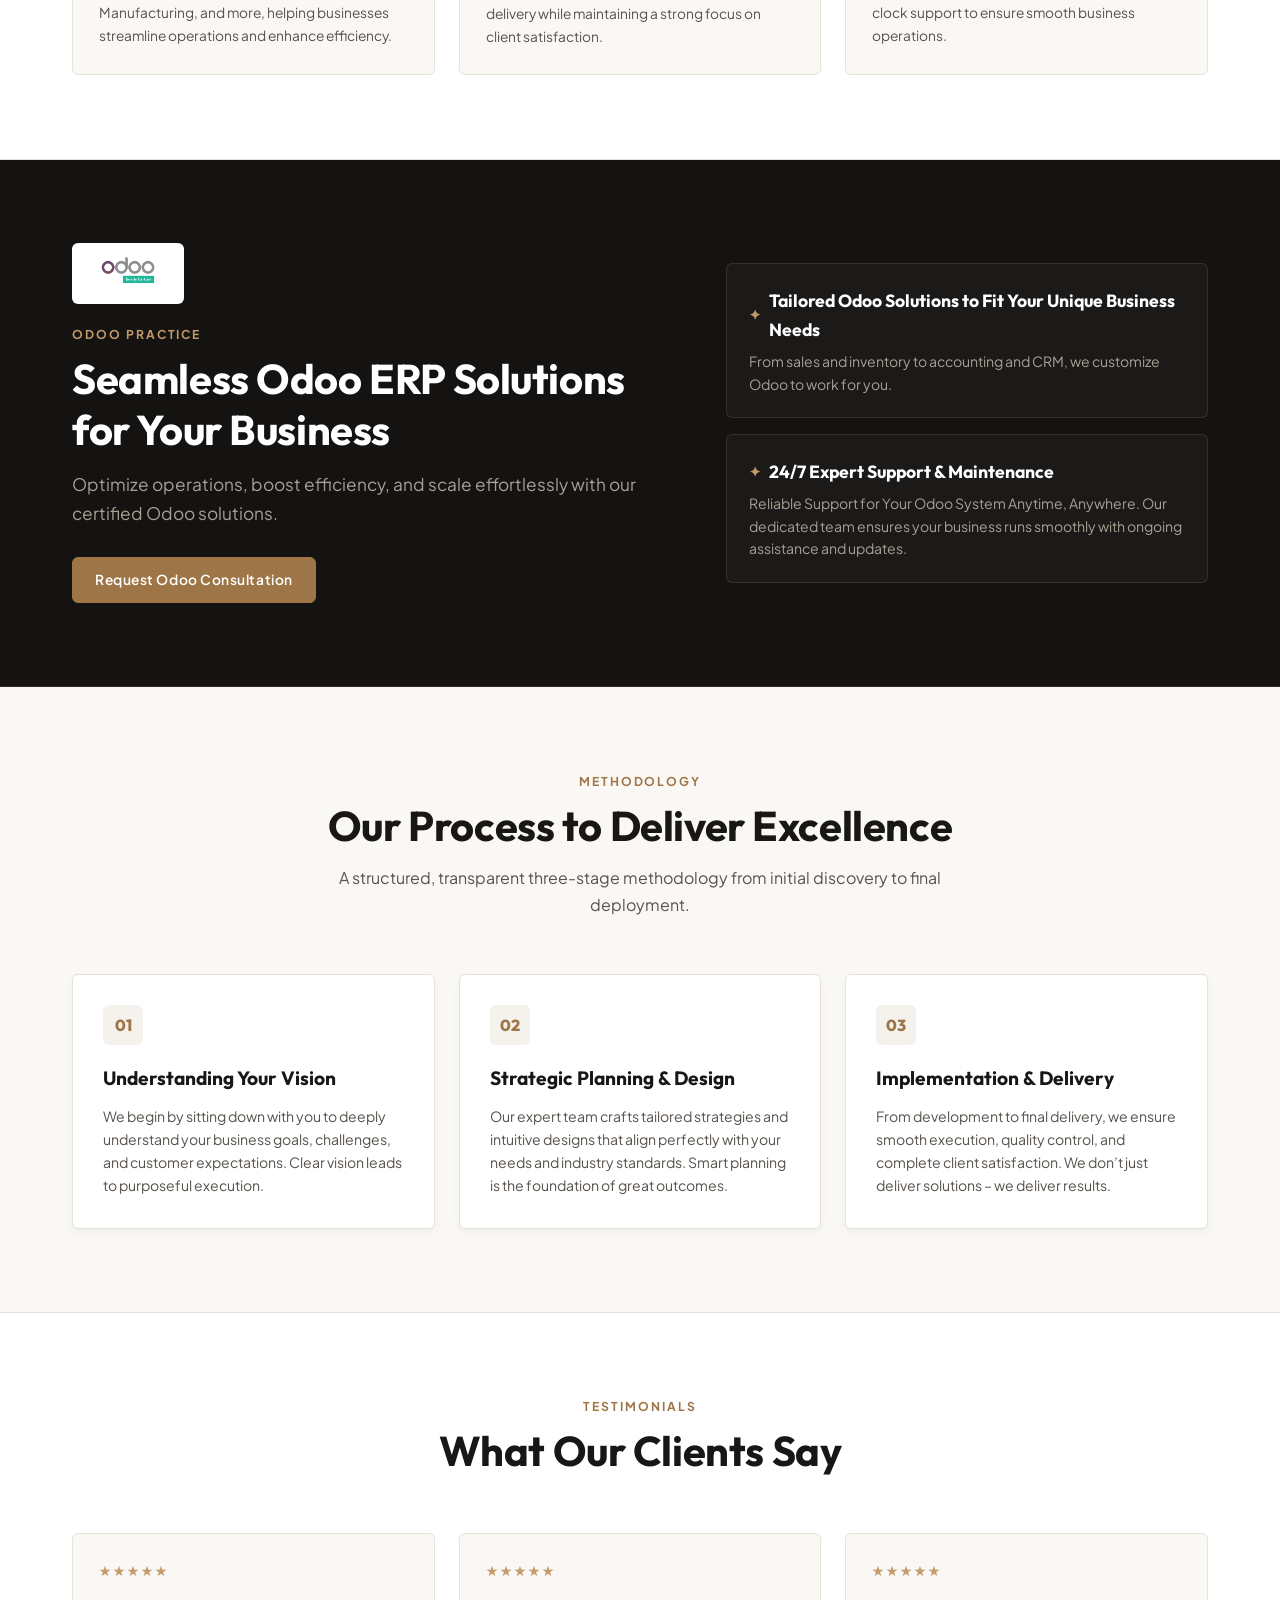
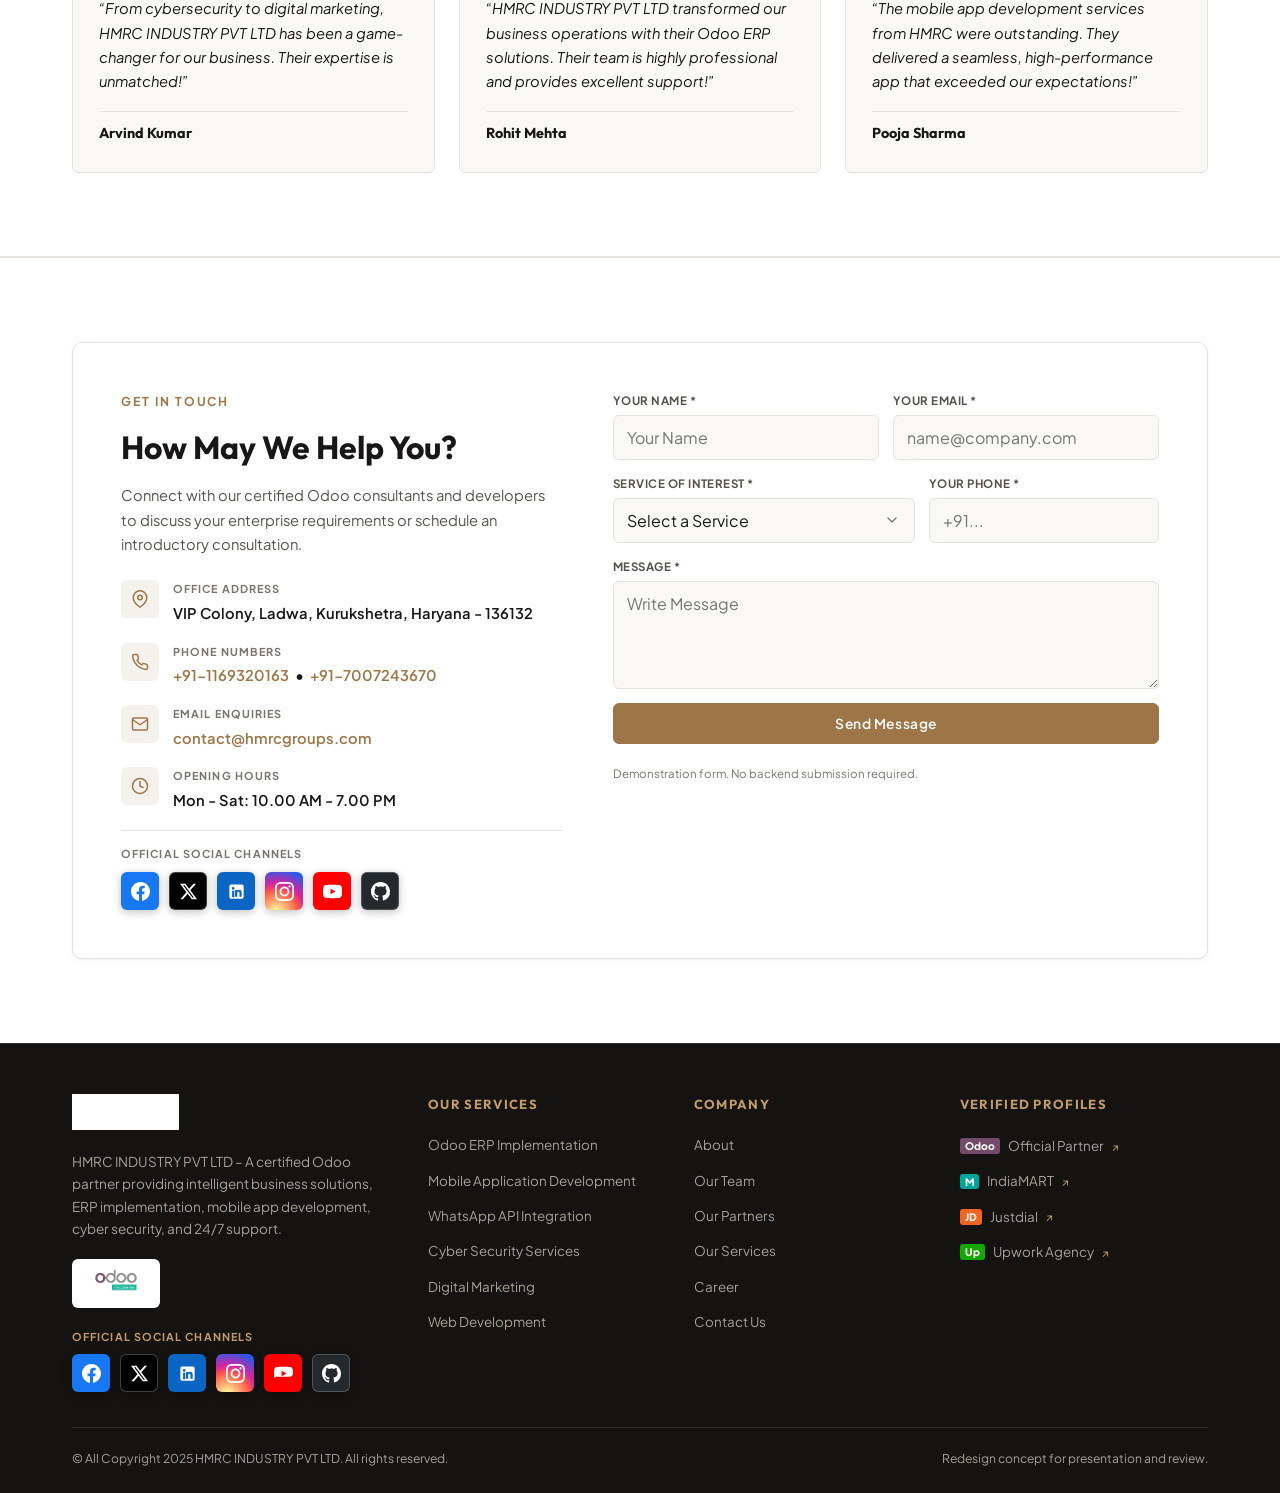
<file: hmrc-industry/index.html>
<!DOCTYPE html>
<html lang="en">
<head>
  <meta charset="UTF-8">
  <meta name="viewport" content="width=device-width, initial-scale=1.0">
  <title>HMRC Industry Pvt Ltd — Certified Odoo Partner &amp; Enterprise Solutions</title>
  <meta name="description" content="A certified Odoo partner providing intelligent business solutions, ERP implementation, mobile app development, cyber security, and 24/7 support.">
  
  <!-- Typography: Outfit (Modern Bold Headings) & Plus Jakarta Sans (Clean Modern Body) -->
  <link rel="preconnect" href="https://fonts.googleapis.com">
  <link rel="preconnect" href="https://fonts.gstatic.com" crossorigin>
  <link href="https://fonts.googleapis.com/css2?family=Outfit:wght@400;500;600;700;800&family=Plus+Jakarta+Sans:wght@400;500;600;700&display=swap" rel="stylesheet">
  
  <link rel="stylesheet" href="styles.css">
</head>
<body>

  <!-- 01. Demo Banner -->
  <aside class="demo-banner" role="note">
    <span class="demo-banner-badge">Interactive Demo</span>
    <span>Website redesign concept — prepared using publicly available company information.</span>
  </aside>

  <!-- 02. Navbar -->
  <header class="navbar" id="header">
    <div class="container nav-container">
      <a href="#hero" class="brand-logo-link" aria-label="HMRC Industry Pvt Ltd">
        <img src="assets/images/logo/HMRC.png" alt="HMRC Logo" class="brand-logo-img">
        <div class="brand-title-wrap">
          <span class="brand-main">HMRC</span>
          <span class="brand-sub">INDUSTRY PVT LTD</span>
        </div>
      </a>

      <nav class="nav-menu" id="navMenu" aria-label="Main Navigation">
        <a href="#services" class="nav-link">Services</a>
        <a href="#odoo" class="nav-link">Odoo ERP</a>
        <a href="#about" class="nav-link">About</a>
        <a href="#why-us" class="nav-link">Why Us</a>
        <a href="#process" class="nav-link">Process</a>
        <a href="#contact" class="nav-link">Contact</a>
      </nav>

      <div class="nav-actions">
        <a href="#contact" class="btn btn-primary">Talk to Us</a>
        <button class="mobile-toggle" id="mobileToggle" aria-label="Toggle mobile menu" aria-expanded="false">
          <span></span>
          <span></span>
        </button>
      </div>
    </div>
  </header>

  <main>
    <!-- 03. HERO SECTION (Photographic Deep Dark Background) -->
    <section class="hero-section" id="hero">
      <div class="container">
        <div class="hero-layout">
          <div class="hero-content">
            <div class="badge-pill badge-pill-dark">
              <span>✦</span> CERTIFIED ODOO PARTNER
            </div>
            <h1>Transform Your Business with Intelligent Solutions</h1>
            <p class="hero-desc">
              A certified Odoo partner providing intelligent business solutions, ERP implementation, mobile app development, cyber security, and 24/7 support.
            </p>
            
            <div class="hero-buttons">
              <a href="#services" class="btn btn-primary">Explore Services</a>
              <a href="#contact" class="btn btn-secondary">Talk to HMRC</a>
            </div>

            <!-- Stats Bar -->
            <div class="hero-stats-pill">
              <div class="hero-stat-node">
                <strong>32+</strong>
                <span>Satisfied Clients</span>
              </div>
              <div class="hero-stat-sep"></div>
              <div class="hero-stat-node">
                <strong>37+</strong>
                <span>Finished Projects</span>
              </div>
              <div class="hero-stat-sep"></div>
              <div class="hero-stat-node">
                <strong>25+</strong>
                <span>Skilled Experts</span>
              </div>
            </div>
          </div>

          <!-- Hero Right Preview Card -->
          <div class="hero-card-preview">
            <div class="card-preview-header">
              <span class="preview-tag">Official Partner Practice</span>
            </div>

            <div class="hero-odoo-badge-box">
              <img src="assets/images/logo/odoo_ready_partners_rgb.png" alt="Odoo Ready Partner Badge">
            </div>

            <p class="card-preview-text">
              Comprehensive ERP engineering customized to fit your unique business workflows from sales and inventory to accounting and CRM.
            </p>

            <ul class="preview-checklist">
              <li>
                <svg class="svg-icon svg-check" viewBox="0 0 24 24"><polyline points="20 6 9 17 4 12"></polyline></svg>
                <span>Certified Odoo Consultants &amp; Developers</span>
              </li>
              <li>
                <svg class="svg-icon svg-check" viewBox="0 0 24 24"><polyline points="20 6 9 17 4 12"></polyline></svg>
                <span>Seamless API &amp; Mobile Ecosystems</span>
              </li>
              <li>
                <svg class="svg-icon svg-check" viewBox="0 0 24 24"><polyline points="20 6 9 17 4 12"></polyline></svg>
                <span>Dedicated 24/7 Technical Support</span>
              </li>
            </ul>
          </div>
        </div>
      </div>
    </section>

    <!-- 04. SERVICES SECTION (2-Column Responsive Card Grid) -->
    <section class="section services-section" id="services">
      <div class="container">
        <div class="section-header">
          <div class="section-tag">SERVICES</div>
          <h2 class="section-title">Comprehensive Business Solutions</h2>
          <p class="section-desc">
            End-to-end expertise across ERP implementation, custom mobile applications, messaging APIs, digital marketing, and cybersecurity.
          </p>
        </div>

        <div class="services-grid-2col">
          <!-- Service 1 -->
          <article class="service-card">
            <div class="service-top-bar">
              <div class="service-icon-box">
                <svg class="svg-icon" viewBox="0 0 24 24"><circle cx="12" cy="12" r="3"></circle><path d="M19.4 15a1.65 1.65 0 0 0 .33 1.82l.06.06a2 2 0 0 1 0 2.83 2 2 0 0 1-2.83 0l-.06-.06a1.65 1.65 0 0 0-1.82-.33 1.65 1.65 0 0 0-1 1.51V21a2 2 0 0 1-2 2 2 2 0 0 1-2-2v-.09A1.65 1.65 0 0 0 9 19.4a1.65 1.65 0 0 0-1.82.33l-.06.06a2 2 0 0 1-2.83 0 2 2 0 0 1 0-2.83l.06-.06a1.65 1.65 0 0 0 .33-1.82 1.65 1.65 0 0 0-1.51-1H3a2 2 0 0 1-2-2 2 2 0 0 1 2-2h.09A1.65 1.65 0 0 0 4.6 9a1.65 1.65 0 0 0-.33-1.82l-.06-.06a2 2 0 0 1 0-2.83 2 2 0 0 1 2.83 0l.06.06a1.65 1.65 0 0 0 1.82.33H9a1.65 1.65 0 0 0 1-1.51V3a2 2 0 0 1 2-2 2 2 0 0 1 2 2v.09a1.65 1.65 0 0 0 1 1.51 1.65 1.65 0 0 0 1.82-.33l.06-.06a2 2 0 0 1 2.83 0 2 2 0 0 1 0 2.83l-.06.06a1.65 1.65 0 0 0-.33 1.82V9a1.65 1.65 0 0 0 1.51 1H21a2 2 0 0 1 2 2 2 2 0 0 1-2 2h-.09a1.65 1.65 0 0 0-1.51 1z"></path></svg>
              </div>
              <span class="service-num">01</span>
            </div>
            <h3 class="service-title">Odoo ERP Implementation</h3>
            <p class="service-desc">
              Streamline your business operations with our Odoo ERP Implementation services. We help you integrate, customize, and optimize Odoo to enhance efficiency, automate workflows, and improve decision-making.
            </p>
          </article>

          <!-- Service 2 -->
          <article class="service-card">
            <div class="service-top-bar">
              <div class="service-icon-box">
                <svg class="svg-icon" viewBox="0 0 24 24"><rect x="5" y="2" width="14" height="20" rx="2" ry="2"></rect><line x1="12" y1="18" x2="12.01" y2="18"></line></svg>
              </div>
              <span class="service-num">02</span>
            </div>
            <h3 class="service-title">Mobile Application Development</h3>
            <p class="service-desc">
              Transform your ideas into reality with our Mobile App Development services. We build user-friendly, high-performance apps for Android and iOS, tailored to your business needs.
            </p>
          </article>

          <!-- Service 3 -->
          <article class="service-card">
            <div class="service-top-bar">
              <div class="service-icon-box">
                <svg class="svg-icon" viewBox="0 0 24 24"><path d="M21 11.5a8.38 8.38 0 0 1-.9 3.8 8.5 8.5 0 0 1-7.6 4.7 8.38 8.38 0 0 1-3.8-.9L3 21l1.9-5.7a8.38 8.38 0 0 1-.9-3.8 8.5 8.5 0 0 1 4.7-7.6 8.38 8.38 0 0 1 3.8-.9h.5a8.48 8.48 0 0 1 8 8v.5z"></path></svg>
              </div>
              <span class="service-num">03</span>
            </div>
            <h3 class="service-title">WhatsApp API Integration</h3>
            <p class="service-desc">
              Enhance customer engagement with WhatsApp API Integration. Automate messages, send notifications, and provide seamless customer support through the world's most popular messaging platform.
            </p>
          </article>

          <!-- Service 4 -->
          <article class="service-card">
            <div class="service-top-bar">
              <div class="service-icon-box">
                <svg class="svg-icon" viewBox="0 0 24 24"><path d="M12 22s8-4 8-10V5l-8-3-8 3v7c0 6 8 10 8 10z"></path></svg>
              </div>
              <span class="service-num">04</span>
            </div>
            <h3 class="service-title">Cyber Security Services</h3>
            <p class="service-desc">
              Protect your business from cyber threats with our Cyber Security Solutions. We offer vulnerability assessments, penetration testing, and robust security implementations to safeguard your digital assets.
            </p>
          </article>

          <!-- Service 5 -->
          <article class="service-card">
            <div class="service-top-bar">
              <div class="service-icon-box">
                <svg class="svg-icon" viewBox="0 0 24 24"><polyline points="23 6 13.5 15.5 8.5 10.5 1 18"></polyline><polyline points="17 6 23 6 23 12"></polyline></svg>
              </div>
              <span class="service-num">05</span>
            </div>
            <h3 class="service-title">Digital Marketing</h3>
            <p class="service-desc">
              Boost your online presence with our Digital Marketing Services. From SEO, social media marketing, and PPC to content marketing, we help your brand grow and reach the right audience effectively.
            </p>
          </article>

          <!-- Service 6 -->
          <article class="service-card">
            <div class="service-top-bar">
              <div class="service-icon-box">
                <svg class="svg-icon" viewBox="0 0 24 24"><rect x="2" y="3" width="20" height="14" rx="2" ry="2"></rect><line x1="8" y1="21" x2="16" y2="21"></line><line x1="12" y1="17" x2="12" y2="21"></line></svg>
              </div>
              <span class="service-num">06</span>
            </div>
            <h3 class="service-title">Web Development</h3>
            <p class="service-desc">
              Build fast, responsive, and scalable websites with our Web Development services. We specialize in custom web design, e-commerce development, and CMS solutions to help your business stand out online.
            </p>
          </article>
        </div>
      </div>
    </section>

    <!-- 05. ABOUT SECTION -->
    <section class="section about-section" id="about">
      <div class="container">
        <div class="about-layout">
          <div class="about-visual-lockup">
            <img src="assets/images/about/about-image1.jpg" alt="HMRC Industry Operations" class="about-main-pic">
            <div class="founder-card-overlay">
              <img src="assets/images/team/0001new.jpg" alt="Himanshu Madaan">
              <div>
                <h5>Himanshu Madaan</h5>
                <span>Founder &amp; Chairman, HMRC Groups</span>
              </div>
            </div>
          </div>

          <div class="about-content-block">
            <div class="section-tag">ABOUT HMRC INDUSTRY</div>
            <h2 class="section-title">We Strive to Offer Intelligent Business Solutions</h2>
            <p class="lead-text">
              At HMRC INDUSTRY PVT LTD, we are a certified Odoo partner committed to delivering comprehensive business solutions that streamline operations and maximize productivity.
            </p>
            <p class="body-text">
              With years of experience and expertise in Odoo’s powerful ERP system, we help businesses of all sizes transform their processes, from sales to inventory management, accounting, and beyond.
            </p>

            <div class="about-highlights">
              <div class="highlight-box">
                <strong>Certified Expertise</strong>
                <span>Official Odoo ready partners with specialized developer teams.</span>
              </div>
              <div class="highlight-box">
                <strong>24/7 Availability</strong>
                <span>Round-the-clock support ensuring smooth business operations.</span>
              </div>
            </div>
          </div>
        </div>
      </div>
    </section>

    <!-- 07. WHY CHOOSE US -->
    <section class="section why-section" id="why-us">
      <div class="container">
        <div class="section-header">
          <div class="section-tag">WHY WORK WITH US</div>
          <h2 class="section-title">Built Around Your Business Needs</h2>
          <p class="section-desc">
            Six pillars that establish our commitment to technical precision, deadlines, and client success.
          </p>
        </div>

        <div class="why-grid">
          <div class="why-card">
            <span class="why-num">01</span>
            <h4 class="why-card-title">Certified Odoo Partner</h4>
            <p class="why-card-desc">
              We bring years of experience in implementing and customizing Odoo ERP solutions tailored to meet the unique needs of your business.
            </p>
          </div>

          <div class="why-card">
            <span class="why-num">02</span>
            <h4 class="why-card-title">Tailored Solutions for Your Business</h4>
            <p class="why-card-desc">
              Every business operates differently, and we provide customized Odoo solutions designed for seamless integration with your existing systems.
            </p>
          </div>

          <div class="why-card">
            <span class="why-num">03</span>
            <h4 class="why-card-title">Expert Team of Certified Consultants &amp; Developers</h4>
            <p class="why-card-desc">
              Our certified Odoo consultants and skilled developers work closely with you to address business challenges and offer ongoing support and training.
            </p>
          </div>

          <div class="why-card">
            <span class="why-num">04</span>
            <h4 class="why-card-title">Proven Track Record of Success</h4>
            <p class="why-card-desc">
              We have successfully completed projects across various domains such as Sales, CRM, Manufacturing, and more, helping businesses streamline operations and enhance efficiency.
            </p>
          </div>

          <div class="why-card">
            <span class="why-num">05</span>
            <h4 class="why-card-title">On-Time Delivery &amp; Client-Centric Approach</h4>
            <p class="why-card-desc">
              We prioritize deadlines and ensure timely project delivery while maintaining a strong focus on client satisfaction.
            </p>
          </div>

          <div class="why-card">
            <span class="why-num">06</span>
            <h4 class="why-card-title">24/7 Support &amp; Availability</h4>
            <p class="why-card-desc">
              Our commitment to your success extends beyond implementation. We offer round-the-clock support to ensure smooth business operations.
            </p>
          </div>
        </div>
      </div>
    </section>

    <!-- 08. ODOO FEATURE SECTION (Dark Background Section) -->
    <section class="section odoo-section" id="odoo">
      <div class="container">
        <div class="odoo-layout">
          <div>
            <div class="odoo-badge-wrap">
              <div class="odoo-badge-white">
                <img src="assets/images/logo/odoo_ready_partners_rgb.png" alt="Official Odoo Ready Partner">
              </div>
            </div>
            <div class="section-tag" style="color: var(--accent-gold);">ODOO PRACTICE</div>
            <h2 class="section-title section-title-light">Seamless Odoo ERP Solutions for Your Business</h2>
            <p class="odoo-desc">
              Optimize operations, boost efficiency, and scale effortlessly with our certified Odoo solutions.
            </p>
            <a href="#contact" class="btn btn-primary">Request Odoo Consultation</a>
          </div>

          <div class="odoo-pillars-stack">
            <div class="odoo-pillar-card">
              <h4 class="pillar-title"><span class="pillar-bullet">✦</span> Tailored Odoo Solutions to Fit Your Unique Business Needs</h4>
              <p class="pillar-desc">
                From sales and inventory to accounting and CRM, we customize Odoo to work for you.
              </p>
            </div>

            <div class="odoo-pillar-card">
              <h4 class="pillar-title"><span class="pillar-bullet">✦</span> 24/7 Expert Support &amp; Maintenance</h4>
              <p class="pillar-desc">
                Reliable Support for Your Odoo System Anytime, Anywhere. Our dedicated team ensures your business runs smoothly with ongoing assistance and updates.
              </p>
            </div>
          </div>
        </div>
      </div>
    </section>

    <!-- 09. PROCESS SECTION (3-Step Numbered Flow) -->
    <section class="section process-section" id="process">
      <div class="container">
        <div class="section-header">
          <div class="section-tag">METHODOLOGY</div>
          <h2 class="section-title">Our Process to Deliver Excellence</h2>
          <p class="section-desc">
            A structured, transparent three-stage methodology from initial discovery to final deployment.
          </p>
        </div>

        <div class="process-grid">
          <div class="process-card">
            <div class="process-header">
              <div class="process-step-badge">01</div>
            </div>
            <h4 class="process-step-title">Understanding Your Vision</h4>
            <p class="process-step-desc">
              We begin by sitting down with you to deeply understand your business goals, challenges, and customer expectations. Clear vision leads to purposeful execution.
            </p>
          </div>

          <div class="process-card">
            <div class="process-header">
              <div class="process-step-badge">02</div>
            </div>
            <h4 class="process-step-title">Strategic Planning &amp; Design</h4>
            <p class="process-step-desc">
              Our expert team crafts tailored strategies and intuitive designs that align perfectly with your needs and industry standards. Smart planning is the foundation of great outcomes.
            </p>
          </div>

          <div class="process-card">
            <div class="process-header">
              <div class="process-step-badge">03</div>
            </div>
            <h4 class="process-step-title">Implementation &amp; Delivery</h4>
            <p class="process-step-desc">
              From development to final delivery, we ensure smooth execution, quality control, and complete client satisfaction. We don’t just deliver solutions – we deliver results.
            </p>
          </div>
        </div>
      </div>
    </section>

    <!-- 10. TESTIMONIALS -->
    <section class="section testimonials-section">
      <div class="container">
        <div class="section-header">
          <div class="section-tag">TESTIMONIALS</div>
          <h2 class="section-title">What Our Clients Say</h2>
        </div>

        <div class="testimonials-grid">
          <div class="testimonial-card">
            <div class="quote-stars">★★★★★</div>
            <p class="testimonial-text">
              “From cybersecurity to digital marketing, HMRC INDUSTRY PVT LTD has been a game-changer for our business. Their expertise is unmatched!”
            </p>
            <div class="testimonial-client">Arvind Kumar</div>
          </div>

          <div class="testimonial-card">
            <div class="quote-stars">★★★★★</div>
            <p class="testimonial-text">
              “HMRC INDUSTRY PVT LTD transformed our business operations with their Odoo ERP solutions. Their team is highly professional and provides excellent support!”
            </p>
            <div class="testimonial-client">Rohit Mehta</div>
          </div>

          <div class="testimonial-card">
            <div class="quote-stars">★★★★★</div>
            <p class="testimonial-text">
              “The mobile app development services from HMRC were outstanding. They delivered a seamless, high-performance app that exceeded our expectations!”
            </p>
            <div class="testimonial-client">Pooja Sharma</div>
          </div>
        </div>
      </div>
    </section>

    <!-- 09. CONTACT SECTION -->
    <section class="section contact-section" id="contact">
      <div class="container">
        <div class="contact-box">
          <div class="contact-info-col">
            <div class="section-tag">GET IN TOUCH</div>
            <h3>How May We Help You?</h3>
            <p class="contact-info-desc">
              Connect with our certified Odoo consultants and developers to discuss your enterprise requirements or schedule an introductory consultation.
            </p>

            <div class="contact-meta-list">
              <div class="meta-row">
                <div class="meta-icon-sq">
                  <svg class="svg-icon" viewBox="0 0 24 24"><path d="M21 10c0 7-9 13-9 13s-9-6-9-13a9 9 0 0 1 18 0z"></path><circle cx="12" cy="10" r="3"></circle></svg>
                </div>
                <div>
                  <span class="meta-label-sm">OFFICE ADDRESS</span>
                  <span class="meta-val-text">VIP Colony, Ladwa, Kurukshetra, Haryana - 136132</span>
                </div>
              </div>

              <div class="meta-row">
                <div class="meta-icon-sq">
                  <svg class="svg-icon" viewBox="0 0 24 24"><path d="M22 16.92v3a2 2 0 0 1-2.18 2 19.79 19.79 0 0 1-8.63-3.07 19.5 19.5 0 0 1-6-6 19.79 19.79 0 0 1-3.07-8.67A2 2 0 0 1 4.11 2h3a2 2 0 0 1 2 1.72 12.84 12.84 0 0 0 .7 2.81 2 2 0 0 1-.45 2.11L8.09 9.91a16 16 0 0 0 6 6l1.27-1.27a2 2 0 0 1 2.11-.45 12.84 12.84 0 0 0 2.81.7A2 2 0 0 1 22 16.92z"></path></svg>
                </div>
                <div>
                  <span class="meta-label-sm">PHONE NUMBERS</span>
                  <span class="meta-val-text">
                    <a href="tel:+911169320163" class="meta-phone-link">+91-1169320163</a> &nbsp;•&nbsp; <a href="tel:+917007243670" class="meta-phone-link">+91-7007243670</a>
                  </span>
                </div>
              </div>

              <div class="meta-row">
                <div class="meta-icon-sq">
                  <svg class="svg-icon" viewBox="0 0 24 24"><path d="M4 4h16c1.1 0 2 .9 2 2v12c0 1.1-.9 2-2 2H4c-1.1 0-2-.9-2-2V6c0-1.1.9-2 2-2z"></path><polyline points="22,6 12,13 2,6"></polyline></svg>
                </div>
                <div>
                  <span class="meta-label-sm">EMAIL ENQUIRIES</span>
                  <span class="meta-val-text">
                    <a href="mailto:contact@hmrcgroups.com" class="meta-phone-link">contact@hmrcgroups.com</a>
                  </span>
                </div>
              </div>

              <div class="meta-row">
                <div class="meta-icon-sq">
                  <svg class="svg-icon" viewBox="0 0 24 24"><circle cx="12" cy="12" r="10"></circle><polyline points="12 6 12 12 16 14"></polyline></svg>
                </div>
                <div>
                  <span class="meta-label-sm">OPENING HOURS</span>
                  <span class="meta-val-text">Mon - Sat: 10.00 AM - 7.00 PM</span>
                </div>
              </div>

              <div class="meta-row meta-row-social">
                <div>
                  <span class="meta-label-sm">OFFICIAL SOCIAL CHANNELS</span>
                  <div class="footer-social-row" style="margin-top: 10px;">
                    <a href="https://www.facebook.com/HMRCINDUSTRY" target="_blank" rel="noopener noreferrer" class="footer-social-link social-fb" aria-label="Facebook" title="Facebook - HMRC Industry">
                      <svg viewBox="0 0 24 24" class="brand-logo-svg"><path fill="currentColor" d="M24 12.073c0-6.627-5.373-12-12-12s-12 5.373-12 12c0 5.99 4.388 10.954 10.125 11.854v-8.385H7.078v-3.47h3.047V9.43c0-3.007 1.792-4.669 4.533-4.669 1.312 0 2.686.235 2.686.235v2.953H15.83c-1.491 0-1.956.925-1.956 1.874v2.25h3.328l-.532 3.47h-2.796v8.385C19.612 23.027 24 18.062 24 12.073z"/></svg>
                    </a>
                    <a href="https://x.com/HMRCINDUSTRY" target="_blank" rel="noopener noreferrer" class="footer-social-link social-x" aria-label="X (Twitter)" title="X - HMRC Industry">
                      <svg viewBox="0 0 24 24" class="brand-logo-svg"><path fill="currentColor" d="M18.244 2.25h3.308l-7.227 8.26 8.502 11.24H16.17l-5.214-6.817L4.99 21.75H1.68l7.73-8.835L1.254 2.25H8.08l4.713 6.231zm-1.161 17.52h1.833L7.084 4.126H5.117z"/></svg>
                    </a>
                    <a href="https://www.linkedin.com/company/hmrc-industry-private-limited/" target="_blank" rel="noopener noreferrer" class="footer-social-link social-li" aria-label="LinkedIn" title="LinkedIn - HMRC Industry Private Limited">
                      <svg viewBox="0 0 24 24" class="brand-logo-svg"><path fill="currentColor" d="M19 3a2 2 0 0 1 2 2v14a2 2 0 0 1-2 2H5a2 2 0 0 1-2-2V5a2 2 0 0 1 2-2h14m-.5 15.5v-5.3a3.26 3.26 0 0 0-3.26-3.26c-.85 0-1.84.52-2.28 1.3v-1.11h-2.79v8.37h2.79v-4.93c0-.77.62-1.4 1.39-1.4a1.4 1.4 0 0 1 1.4 1.4v4.93h2.75M6.46 10.9v8.37H9.2V10.9H6.46M7.83 6.45a1.65 1.65 0 0 0-1.66 1.66 1.66 1.66 0 0 0 1.66 1.65 1.66 1.66 0 0 0 1.66-1.65c0-.92-.74-1.66-1.66-1.66Z"/></svg>
                    </a>
                    <a href="https://www.instagram.com/hmrcindustry_groups/" target="_blank" rel="noopener noreferrer" class="footer-social-link social-ig" aria-label="Instagram" title="Instagram - @hmrcindustry_groups">
                      <svg viewBox="0 0 24 24" class="brand-logo-svg"><path fill="currentColor" d="M12 2.163c3.204 0 3.584.012 4.85.07 3.252.148 4.771 1.691 4.919 4.919.058 1.265.069 1.645.069 4.849 0 3.205-.012 3.584-.069 4.849-.149 3.225-1.664 4.771-4.919 4.919-1.266.058-1.644.07-4.85.07-3.204 0-3.584-.012-4.849-.07-3.26-.149-4.771-1.699-4.919-4.92-.058-1.265-.07-1.644-.07-4.849 0-3.204.013-3.583.07-4.849.149-3.227 1.664-4.771 4.919-4.919 1.266-.057 1.645-.069 4.849-.069zm0-2.163c-3.259 0-3.667.014-4.947.072-4.358.2-6.78 2.618-6.98 6.98-.059 1.281-.073 1.689-.073 4.948 0 3.259.014 3.668.072 4.948.2 4.358 2.618 6.78 6.98 6.98 1.281.058 1.689.072 4.948.072 3.259 0 3.668-.014 4.948-.072 4.354-.2 6.782-2.618 6.979-6.98.059-1.28.073-1.689.073-4.948 0-3.259-.014-3.667-.072-4.947-.196-4.354-2.617-6.78-6.979-6.98-1.281-.059-1.69-.073-4.949-.073zm0 5.838c-3.403 0-6.162 2.759-6.162 6.162s2.759 6.163 6.162 6.163 6.162-2.759 6.162-6.163c0-3.403-2.759-6.162-6.162-6.162zm0 10.162c-2.209 0-4-1.79-4-4 0-2.209 1.791-4 4-4s4 1.791 4 4c0 2.21-1.791 4-4 4zm6.406-11.845c-.796 0-1.441.645-1.441 1.44s.645 1.44 1.441 1.44c.795 0 1.439-.645 1.439-1.44s-.644-1.44-1.439-1.44z"/></svg>
                    </a>
                    <a href="https://www.youtube.com/@hmrcgroups" target="_blank" rel="noopener noreferrer" class="footer-social-link social-yt" aria-label="YouTube" title="YouTube - @hmrcgroups">
                      <svg viewBox="0 0 24 24" class="brand-logo-svg"><path fill="currentColor" d="M23.498 6.186a3.016 3.016 0 0 0-2.122-2.136C19.505 3.545 12 3.545 12 3.545s-7.505 0-9.377.505A3.017 3.017 0 0 0 .502 6.186C0 8.07 0 12 0 12s0 3.93.502 5.814a3.016 3.016 0 0 0 2.122 2.136c1.871.505 9.376.505 9.376.505s7.505 0 9.377-.505a3.015 3.015 0 0 0 2.122-2.136C24 15.93 24 12 24 12s0-3.93-.502-5.814zM9.545 15.568V8.432L15.818 12l-6.273 3.568z"/></svg>
                    </a>
                    <a href="https://github.com/HMRC0202" target="_blank" rel="noopener noreferrer" class="footer-social-link social-gh" aria-label="GitHub" title="GitHub - HMRC0202">
                      <svg viewBox="0 0 24 24" class="brand-logo-svg"><path fill="currentColor" d="M12 0C5.37 0 0 5.37 0 12c0 5.31 3.435 9.795 8.205 11.385.6.105.825-.255.825-.57 0-.285-.015-1.23-.015-2.235-3.015.555-3.795-.735-4.035-1.41-.135-.345-.72-1.41-1.23-1.695-.42-.225-1.02-.78-.015-.795.945-.015 1.62.87 1.845 1.23 1.08 1.815 2.805 1.305 3.495.99.105-.78.42-1.305.765-1.605-2.67-.3-5.46-1.335-5.46-5.925 0-1.305.465-2.385 1.23-3.225-.12-.3-.54-1.53.12-3.18 0 0 1.005-.315 3.3 1.23.96-.27 1.98-.405 3-.405s2.04.135 3 .405c2.295-1.56 3.3-1.23 3.3-1.23.66 1.65.24 2.88.12 3.18.765.84 1.23 1.905 1.23 3.225 0 4.605-2.805 5.625-5.475 5.925.435.375.81 1.095.81 2.22 0 1.605-.015 2.895-.015 3.3 0 .315.225.69.825.57A12.02 12.02 0 0 0 24 12c0-6.63-5.37-12-12-12z"/></svg>
                    </a>
                  </div>
                </div>
              </div>
            </div>
          </div>

          <div class="contact-form-col">
            <form class="contact-form-grid" id="contactForm">
              <div class="form-group-duo">
                <div class="form-input-group">
                  <label for="userName">YOUR NAME *</label>
                  <input type="text" id="userName" name="userName" class="form-ctrl" placeholder="Your Name" required>
                </div>
                <div class="form-input-group">
                  <label for="userEmail">YOUR EMAIL *</label>
                  <input type="email" id="userEmail" name="userEmail" class="form-ctrl" placeholder="name@company.com" required>
                </div>
              </div>

              <div class="form-group-duo">
                <div class="form-input-group">
                  <label for="userService">SERVICE OF INTEREST *</label>
                  <select id="userService" name="userService" class="form-ctrl select-ctrl" required>
                    <option value="" disabled selected>Select a Service</option>
                    <option value="Odoo ERP Implementation">Odoo ERP Implementation</option>
                    <option value="Mobile Application Development">Mobile Application Development</option>
                    <option value="WhatsApp API Integration">WhatsApp API Integration</option>
                    <option value="Cyber Security Services">Cyber Security Services</option>
                    <option value="Digital Marketing">Digital Marketing</option>
                    <option value="Web Development">Web Development</option>
                  </select>
                </div>
                <div class="form-input-group">
                  <label for="userPhone">YOUR PHONE *</label>
                  <input type="tel" id="userPhone" name="userPhone" class="form-ctrl" placeholder="+91..." required>
                </div>
              </div>

              <div class="form-input-group">
                <label for="userMessage">MESSAGE *</label>
                <textarea id="userMessage" name="userMessage" class="form-ctrl textarea-ctrl" rows="4" placeholder="Write Message" required></textarea>
              </div>

              <button type="submit" class="btn btn-primary" style="width: 100%;">Send Message</button>
              <p class="form-note">Demonstration form. No backend submission required.</p>
            </form>
          </div>
        </div>
      </div>
    </section>
  </main>

  <!-- 10. COMPACT FOOTER -->
  <footer class="site-footer">
    <div class="container">
      <div class="footer-columns">
        <div>
          <img src="assets/images/logo/HMRC.png" alt="HMRC Logo" class="footer-brand-logo">
          <p class="footer-pitch">
            HMRC INDUSTRY PVT LTD – A certified Odoo partner providing intelligent business solutions, ERP implementation, mobile app development, cyber security, and 24/7 support.
          </p>
          <div class="footer-odoo-badge-wrap">
            <img src="assets/images/logo/odoo_ready_partners_rgb.png" alt="Odoo Ready Partner">
          </div>

          <div class="footer-social-wrap">
            <span class="footer-social-label">OFFICIAL SOCIAL CHANNELS</span>
            <div class="footer-social-row">
              <a href="https://www.facebook.com/HMRCINDUSTRY" target="_blank" rel="noopener noreferrer" class="footer-social-link social-fb" aria-label="Facebook" title="Facebook - HMRC Industry">
                <svg viewBox="0 0 24 24" class="brand-logo-svg"><path fill="currentColor" d="M24 12.073c0-6.627-5.373-12-12-12s-12 5.373-12 12c0 5.99 4.388 10.954 10.125 11.854v-8.385H7.078v-3.47h3.047V9.43c0-3.007 1.792-4.669 4.533-4.669 1.312 0 2.686.235 2.686.235v2.953H15.83c-1.491 0-1.956.925-1.956 1.874v2.25h3.328l-.532 3.47h-2.796v8.385C19.612 23.027 24 18.062 24 12.073z"/></svg>
              </a>
              <a href="https://x.com/HMRCINDUSTRY" target="_blank" rel="noopener noreferrer" class="footer-social-link social-x" aria-label="X (Twitter)" title="X - HMRC Industry">
                <svg viewBox="0 0 24 24" class="brand-logo-svg"><path fill="currentColor" d="M18.244 2.25h3.308l-7.227 8.26 8.502 11.24H16.17l-5.214-6.817L4.99 21.75H1.68l7.73-8.835L1.254 2.25H8.08l4.713 6.231zm-1.161 17.52h1.833L7.084 4.126H5.117z"/></svg>
              </a>
              <a href="https://www.linkedin.com/company/hmrc-industry-private-limited/" target="_blank" rel="noopener noreferrer" class="footer-social-link social-li" aria-label="LinkedIn" title="LinkedIn - HMRC Industry Private Limited">
                <svg viewBox="0 0 24 24" class="brand-logo-svg"><path fill="currentColor" d="M19 3a2 2 0 0 1 2 2v14a2 2 0 0 1-2 2H5a2 2 0 0 1-2-2V5a2 2 0 0 1 2-2h14m-.5 15.5v-5.3a3.26 3.26 0 0 0-3.26-3.26c-.85 0-1.84.52-2.28 1.3v-1.11h-2.79v8.37h2.79v-4.93c0-.77.62-1.4 1.39-1.4a1.4 1.4 0 0 1 1.4 1.4v4.93h2.75M6.46 10.9v8.37H9.2V10.9H6.46M7.83 6.45a1.65 1.65 0 0 0-1.66 1.66 1.66 1.66 0 0 0 1.66 1.65 1.66 1.66 0 0 0 1.66-1.65c0-.92-.74-1.66-1.66-1.66Z"/></svg>
              </a>
              <a href="https://www.instagram.com/hmrcindustry_groups/" target="_blank" rel="noopener noreferrer" class="footer-social-link social-ig" aria-label="Instagram" title="Instagram - @hmrcindustry_groups">
                <svg viewBox="0 0 24 24" class="brand-logo-svg"><path fill="currentColor" d="M12 2.163c3.204 0 3.584.012 4.85.07 3.252.148 4.771 1.691 4.919 4.919.058 1.265.069 1.645.069 4.849 0 3.205-.012 3.584-.069 4.849-.149 3.225-1.664 4.771-4.919 4.919-1.266.058-1.644.07-4.85.07-3.204 0-3.584-.012-4.849-.07-3.26-.149-4.771-1.699-4.919-4.92-.058-1.265-.07-1.644-.07-4.849 0-3.204.013-3.583.07-4.849.149-3.227 1.664-4.771 4.919-4.919 1.266-.057 1.645-.069 4.849-.069zm0-2.163c-3.259 0-3.667.014-4.947.072-4.358.2-6.78 2.618-6.98 6.98-.059 1.281-.073 1.689-.073 4.948 0 3.259.014 3.668.072 4.948.2 4.358 2.618 6.78 6.98 6.98 1.281.058 1.689.072 4.948.072 3.259 0 3.668-.014 4.948-.072 4.354-.2 6.782-2.618 6.979-6.98.059-1.28.073-1.689.073-4.948 0-3.259-.014-3.667-.072-4.947-.196-4.354-2.617-6.78-6.979-6.98-1.281-.059-1.69-.073-4.949-.073zm0 5.838c-3.403 0-6.162 2.759-6.162 6.162s2.759 6.163 6.162 6.163 6.162-2.759 6.162-6.163c0-3.403-2.759-6.162-6.162-6.162zm0 10.162c-2.209 0-4-1.79-4-4 0-2.209 1.791-4 4-4s4 1.791 4 4c0 2.21-1.791 4-4 4zm6.406-11.845c-.796 0-1.441.645-1.441 1.44s.645 1.44 1.441 1.44c.795 0 1.439-.645 1.439-1.44s-.644-1.44-1.439-1.44z"/></svg>
              </a>
              <a href="https://www.youtube.com/@hmrcgroups" target="_blank" rel="noopener noreferrer" class="footer-social-link social-yt" aria-label="YouTube" title="YouTube - @hmrcgroups">
                <svg viewBox="0 0 24 24" class="brand-logo-svg"><path fill="currentColor" d="M23.498 6.186a3.016 3.016 0 0 0-2.122-2.136C19.505 3.545 12 3.545 12 3.545s-7.505 0-9.377.505A3.017 3.017 0 0 0 .502 6.186C0 8.07 0 12 0 12s0 3.93.502 5.814a3.016 3.016 0 0 0 2.122-2.136c1.871.505 9.376.505 9.376.505s7.505 0 9.377-.505a3.015 3.015 0 0 0 2.122-2.136C24 15.93 24 12 24 12s0-3.93-.502-5.814zM9.545 15.568V8.432L15.818 12l-6.273 3.568z"/></svg>
              </a>
              <a href="https://github.com/HMRC0202" target="_blank" rel="noopener noreferrer" class="footer-social-link social-gh" aria-label="GitHub" title="GitHub - HMRC0202">
                <svg viewBox="0 0 24 24" class="brand-logo-svg"><path fill="currentColor" d="M12 0C5.37 0 0 5.37 0 12c0 5.31 3.435 9.795 8.205 11.385.6.105.825-.255.825-.57 0-.285-.015-1.23-.015-2.235-3.015.555-3.795-.735-4.035-1.41-.135-.345-.72-1.41-1.23-1.695-.42-.225-1.02-.78-.015-.795.945-.015 1.62.87 1.845 1.23 1.08 1.815 2.805 1.305 3.495.99.105-.78.42-1.305.765-1.605-2.67-.3-5.46-1.335-5.46-5.925 0-1.305.465-2.385 1.23-3.225-.12-.3-.54-1.53.12-3.18 0 0 1.005-.315 3.3 1.23.96-.27 1.98-.405 3-.405s2.04.135 3 .405c2.295-1.56 3.3-1.23 3.3-1.23.66 1.65.24 2.88.12 3.18.765.84 1.23 1.905 1.23 3.225 0 4.605-2.805 5.625-5.475 5.925.435.375.81 1.095.81 2.22 0 1.605-.015 2.895-.015 3.3 0 .315.225.69.825.57A12.02 12.02 0 0 0 24 12c0-6.63-5.37-12-12-12z"/></svg>
              </a>
            </div>
          </div>
        </div>

        <div>
          <h5 class="footer-heading">OUR SERVICES</h5>
          <ul class="footer-nav-list">
            <li><a href="#services">Odoo ERP Implementation</a></li>
            <li><a href="#services">Mobile Application Development</a></li>
            <li><a href="#services">WhatsApp API Integration</a></li>
            <li><a href="#services">Cyber Security Services</a></li>
            <li><a href="#services">Digital Marketing</a></li>
            <li><a href="#services">Web Development</a></li>
          </ul>
        </div>

        <div>
          <h5 class="footer-heading">COMPANY</h5>
          <ul class="footer-nav-list">
            <li><a href="#about">About</a></li>
            <li><a href="#about">Our Team</a></li>
            <li><a href="#odoo">Our Partners</a></li>
            <li><a href="#services">Our Services</a></li>
            <li><a href="#contact">Career</a></li>
            <li><a href="#contact">Contact Us</a></li>
          </ul>
        </div>

        <div>
          <h5 class="footer-heading">VERIFIED PROFILES</h5>
          <ul class="footer-nav-list">
            <li>
              <a href="https://www.odoo.com/partners/hmrc-industry-private-limited-13374057" target="_blank" rel="noopener noreferrer" class="footer-ext-link">
                <span class="ext-brand-tag tag-odoo">Odoo</span>
                <span>Official Partner</span>
                <span class="ext-arrow">↗</span>
              </a>
            </li>
            <li>
              <a href="https://www.indiamart.com/hmrc-industry/" target="_blank" rel="noopener noreferrer" class="footer-ext-link">
                <span class="ext-brand-tag tag-indiamart">M</span>
                <span>IndiaMART</span>
                <span class="ext-arrow">↗</span>
              </a>
            </li>
            <li>
              <a href="https://www.justdial.com/jdmart/Kurukshetra/Hmrc-Industry-Pvt-Ltd-Near-Kidzee-School-Ladwa/9999P1744-1744-240808205438-U3X6_BZDET/catalogue" target="_blank" rel="noopener noreferrer" class="footer-ext-link">
                <span class="ext-brand-tag tag-justdial">JD</span>
                <span>Justdial</span>
                <span class="ext-arrow">↗</span>
              </a>
            </li>
            <li>
              <a href="https://www.upwork.com/agencies/hmrcindustry/" target="_blank" rel="noopener noreferrer" class="footer-ext-link">
                <span class="ext-brand-tag tag-upwork">Up</span>
                <span>Upwork Agency</span>
                <span class="ext-arrow">↗</span>
              </a>
            </li>
          </ul>
        </div>
      </div>

      <div class="footer-bottom">
        <span>© All Copyright 2025 HMRC INDUSTRY PVT LTD. All rights reserved.</span>
        <span>Redesign concept for presentation and review.</span>
      </div>
    </div>
  </footer>

  <!-- 14. FLOATING WHATSAPP / CALL BUTTON -->
  <a href="https://wa.me/911169320163" target="_blank" rel="noopener noreferrer" class="floating-contact-btn" aria-label="Chat on WhatsApp">
    <svg class="floating-icon" viewBox="0 0 24 24"><path d="M21 11.5a8.38 8.38 0 0 1-.9 3.8 8.5 8.5 0 0 1-7.6 4.7 8.38 8.38 0 0 1-3.8-.9L3 21l1.9-5.7a8.38 8.38 0 0 1-.9-3.8 8.5 8.5 0 0 1 4.7-7.6 8.38 8.38 0 0 1 3.8-.9h.5a8.48 8.48 0 0 1 8 8v.5z"></path></svg>
    <span>WhatsApp Support</span>
  </a>

  <script src="app.js"></script>
</body>
</html>
</file>
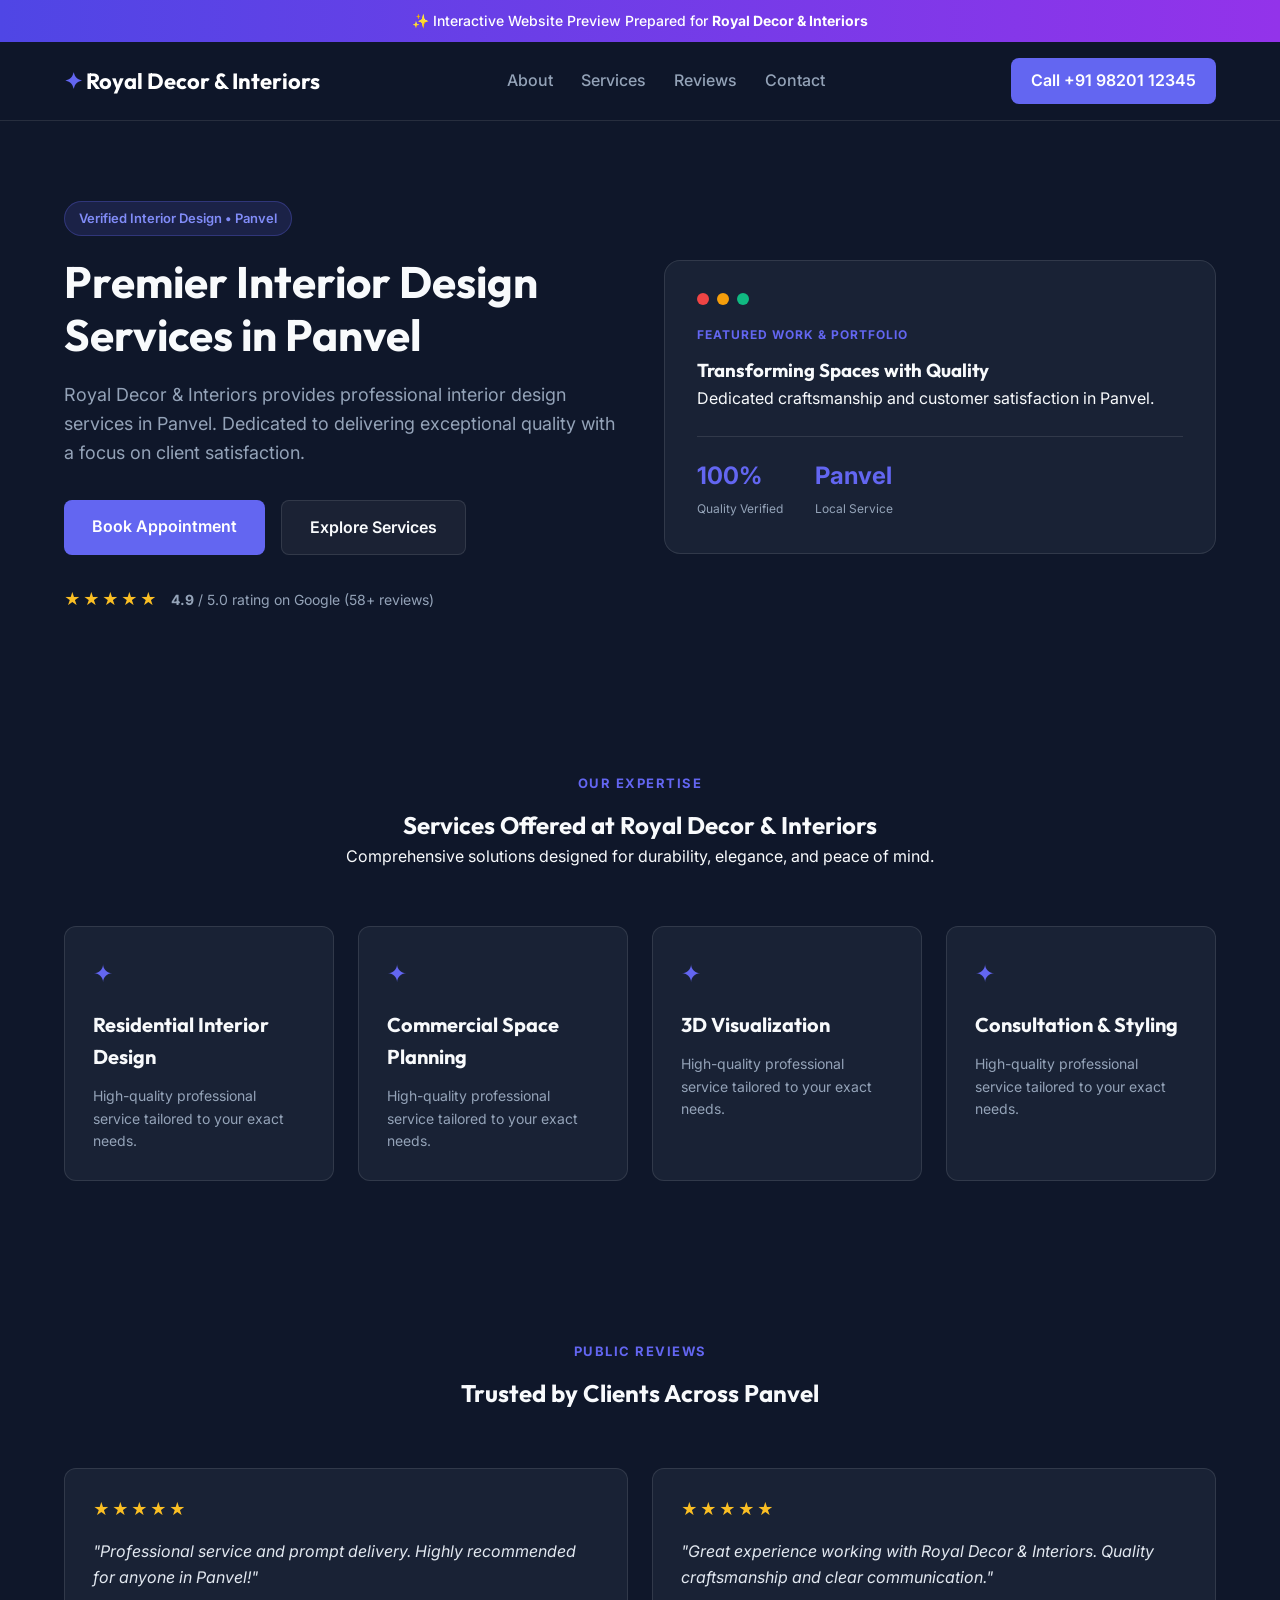
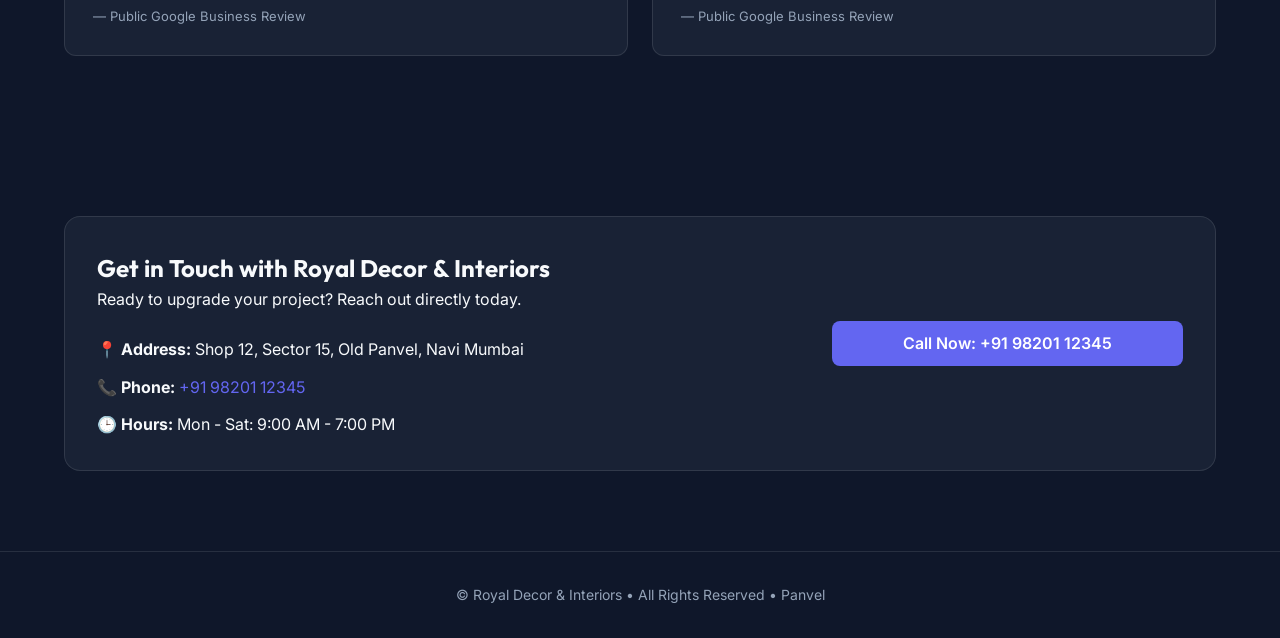
<file: royal-decor-interiors/index.html>
<!DOCTYPE html>
<html lang="en">
<head>
  <meta charset="UTF-8">
  <meta name="viewport" content="width=device-width, initial-scale=1.0">
  <title>Royal Decor & Interiors | Interior Design in Panvel</title>
  <meta name="description" content="Royal Decor & Interiors provides professional interior design services in Panvel. Dedicated to delivering exceptional quality with a focus on client satisfaction.">
  <link rel="stylesheet" href="styles.css">
  <link rel="preconnect" href="https://fonts.googleapis.com">
  <link rel="preconnect" href="https://fonts.gstatic.com" crossorigin>
  <link href="https://fonts.googleapis.com/css2?family=Outfit:wght@300;400;500;600;700&family=Inter:wght@400;500;600&display=swap" rel="stylesheet">
</head>
<body>
  <!-- Demo Banner Notice (Honesty Principle) -->
  <div id="demo-banner" class="demo-banner">
    <span>✨ Interactive Website Preview Prepared for <strong>Royal Decor & Interiors</strong></span>
  </div>

  <!-- Header / Navigation -->
  <header class="navbar" id="main-header">
    <div class="nav-container">
      <a href="#" class="brand-logo" id="brand-logo">
        <span class="logo-accent">✦</span> Royal Decor & Interiors
      </a>
      <nav class="nav-menu" id="nav-menu">
        <a href="#about" class="nav-link" id="nav-about">About</a>
        <a href="#services" class="nav-link" id="nav-services">Services</a>
        <a href="#reviews" class="nav-link" id="nav-reviews">Reviews</a>
        <a href="#contact" class="nav-link" id="nav-contact">Contact</a>
      </nav>
      <div class="nav-actions">
        <a href="tel:+91 98201 12345" class="btn btn-primary" id="header-cta-btn">Call +91 98201 12345</a>
      </div>
    </div>
  </header>

  <!-- Hero Section -->
  <section class="hero-section" id="hero">
    <div class="hero-container">
      <div class="hero-content">
        <div class="badge" id="hero-badge">Verified Interior Design • Panvel</div>
        <h1 id="hero-title">Premier Interior Design Services in Panvel</h1>
        <p class="hero-desc" id="hero-desc">Royal Decor & Interiors provides professional interior design services in Panvel. Dedicated to delivering exceptional quality with a focus on client satisfaction.</p>
        <div class="hero-buttons">
          <a href="tel:+91 98201 12345" class="btn btn-primary btn-lg" id="hero-primary-btn">Book Appointment</a>
          <a href="#services" class="btn btn-secondary btn-lg" id="hero-secondary-btn">Explore Services</a>
        </div>
        <div class="hero-social-proof">
          <div class="rating-box">
            <span class="stars">★★★★★</span>
            <span class="rating-text"><strong>4.9</strong> / 5.0 rating on Google (58+ reviews)</span>
          </div>
        </div>
      </div>
      <div class="hero-visual">
        <div class="glass-card mockup-card">
          <div class="mockup-header">
            <div class="dot red"></div>
            <div class="dot yellow"></div>
            <div class="dot green"></div>
          </div>
          <div class="mockup-body">
            <div class="preview-badge">Featured Work & Portfolio</div>
            <h3>Transforming Spaces with Quality</h3>
            <p>Dedicated craftsmanship and customer satisfaction in Panvel.</p>
            <div class="mockup-stat">
              <div><strong>100%</strong><span>Quality Verified</span></div>
              <div><strong>Panvel</strong><span>Local Service</span></div>
            </div>
          </div>
        </div>
      </div>
    </div>
  </section>

  <!-- Services Section -->
  <section class="services-section" id="services">
    <div class="section-container">
      <div class="section-header">
        <div class="section-tag">OUR EXPERTISE</div>
        <h2>Services Offered at Royal Decor & Interiors</h2>
        <p>Comprehensive solutions designed for durability, elegance, and peace of mind.</p>
      </div>
      <div class="services-grid" id="services-grid">
          <div class="service-card"><div class="service-icon">✦</div><h3>Residential Interior Design</h3><p>High-quality professional service tailored to your exact needs.</p></div>
          <div class="service-card"><div class="service-icon">✦</div><h3>Commercial Space Planning</h3><p>High-quality professional service tailored to your exact needs.</p></div>
          <div class="service-card"><div class="service-icon">✦</div><h3>3D Visualization</h3><p>High-quality professional service tailored to your exact needs.</p></div>
          <div class="service-card"><div class="service-icon">✦</div><h3>Consultation & Styling</h3><p>High-quality professional service tailored to your exact needs.</p></div>
      </div>
    </div>
  </section>

  <!-- Trust & Reviews Section -->
  <section class="trust-section" id="reviews">
    <div class="section-container">
      <div class="section-header">
        <div class="section-tag">PUBLIC REVIEWS</div>
        <h2>Trusted by Clients Across Panvel</h2>
      </div>
      <div class="reviews-grid">
        <div class="review-card">
          <div class="stars">★★★★★</div>
          <p>"Professional service and prompt delivery. Highly recommended for anyone in Panvel!"</p>
          <div class="reviewer">— Public Google Business Review</div>
        </div>
        <div class="review-card">
          <div class="stars">★★★★★</div>
          <p>"Great experience working with Royal Decor & Interiors. Quality craftsmanship and clear communication."</p>
          <div class="reviewer">— Public Google Business Review</div>
        </div>
      </div>
    </div>
  </section>

  <!-- Contact & Footer -->
  <section class="contact-section" id="contact">
    <div class="section-container">
      <div class="contact-card glass-card">
        <div class="contact-info">
          <h2>Get in Touch with Royal Decor & Interiors</h2>
          <p>Ready to upgrade your project? Reach out directly today.</p>
          <div class="info-list">
            <div class="info-item"><strong>📍 Address:</strong> Shop 12, Sector 15, Old Panvel, Navi Mumbai</div>
            <div class="info-item"><strong>📞 Phone:</strong> <a href="tel:+91 98201 12345">+91 98201 12345</a></div>
            <div class="info-item"><strong>🕒 Hours:</strong> Mon - Sat: 9:00 AM - 7:00 PM</div>
          </div>
        </div>
        <div class="contact-cta">
          <a href="tel:+91 98201 12345" class="btn btn-primary btn-block" id="contact-call-btn">Call Now: +91 98201 12345</a>
        </div>
      </div>
    </div>
  </section>

  <footer class="footer">
    <div class="footer-container">
      <p>© Royal Decor & Interiors • All Rights Reserved • Panvel</p>
    </div>
  </footer>

  <script src="app.js"></script>
</body>
</html>
</file>
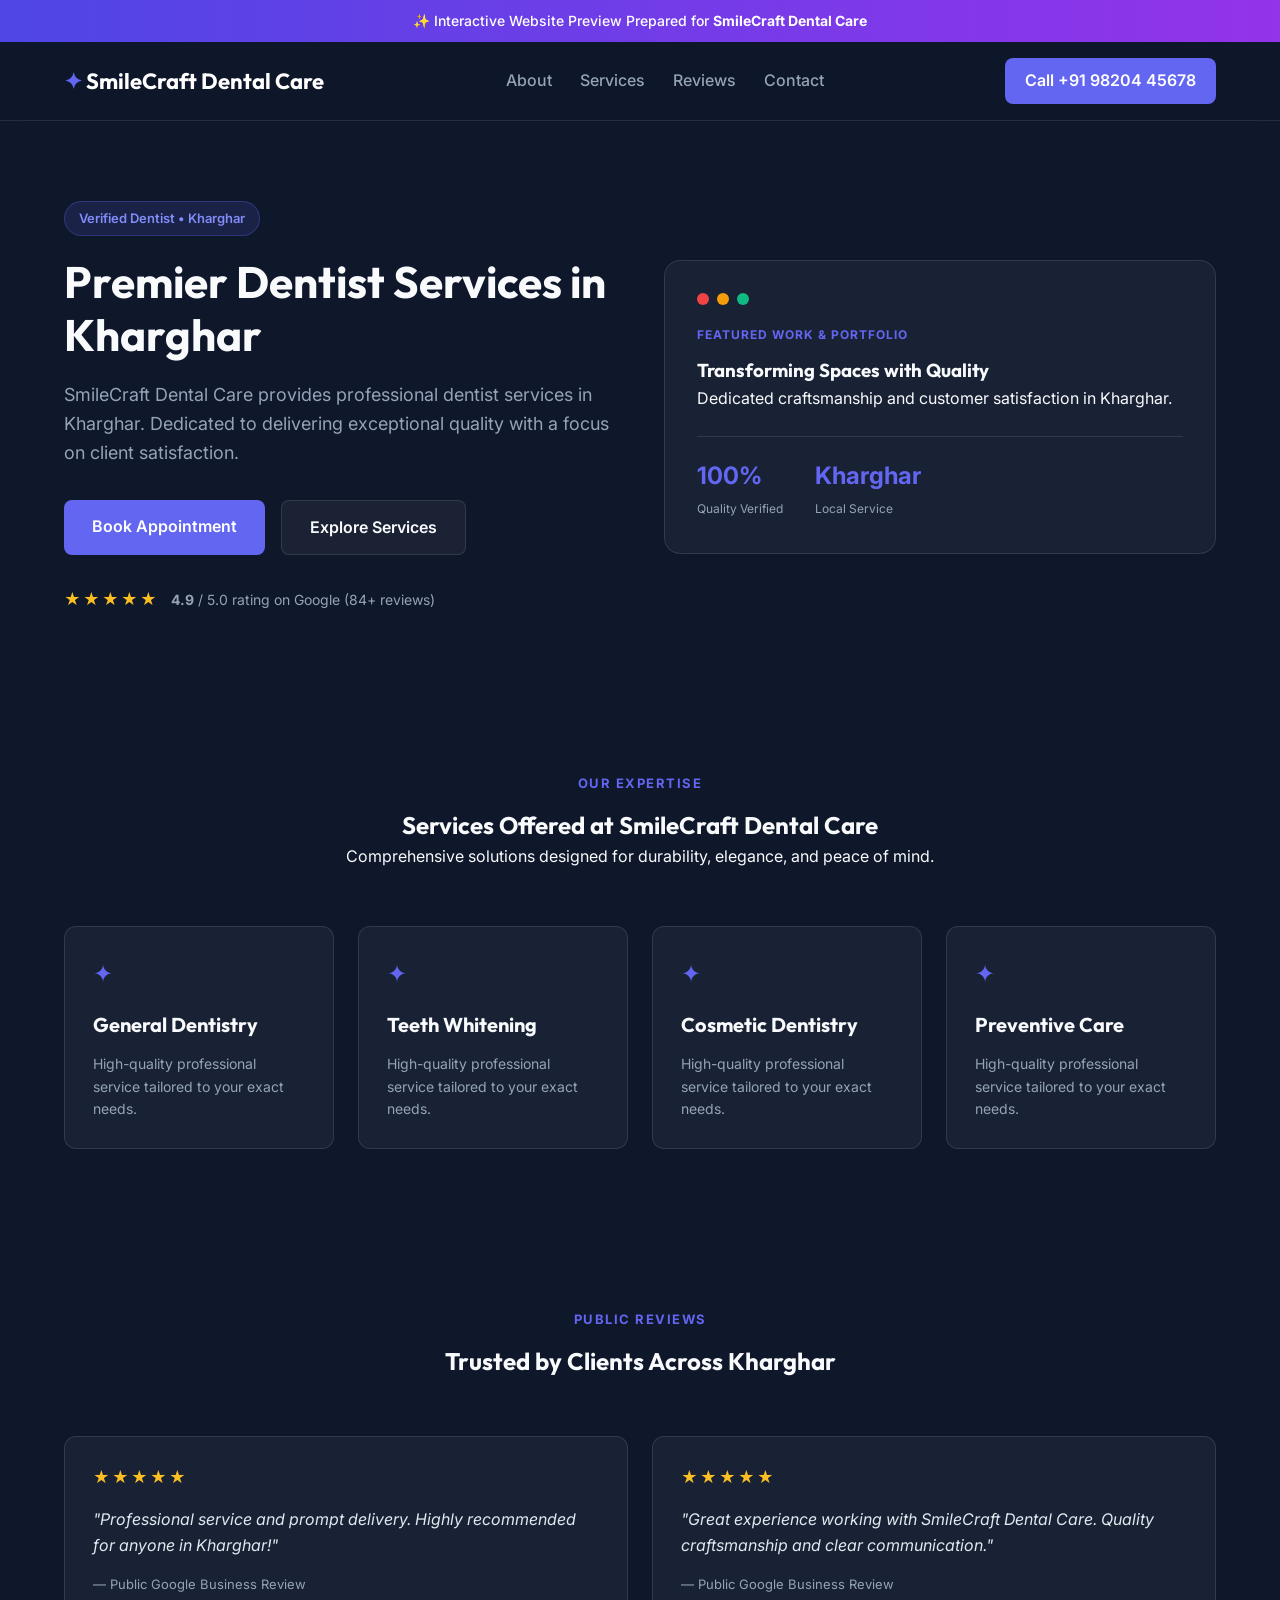
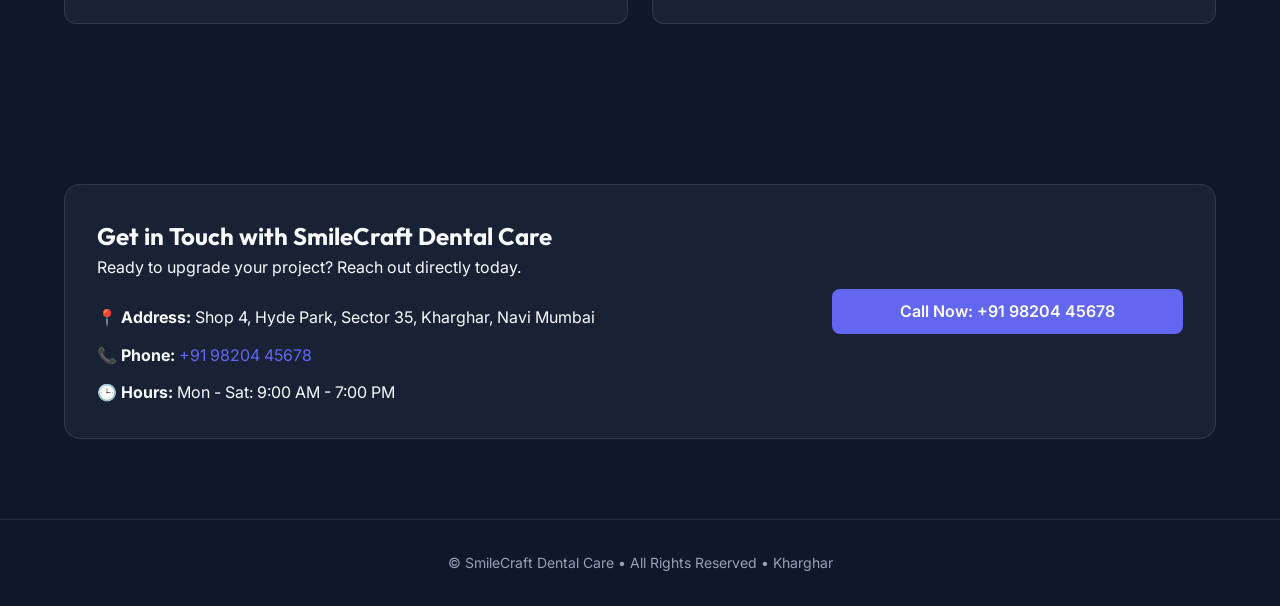
<file: smilecraft-dental-care/index.html>
<!DOCTYPE html>
<html lang="en">
<head>
  <meta charset="UTF-8">
  <meta name="viewport" content="width=device-width, initial-scale=1.0">
  <title>SmileCraft Dental Care | Dentist in Kharghar</title>
  <meta name="description" content="SmileCraft Dental Care provides professional dentist services in Kharghar. Dedicated to delivering exceptional quality with a focus on client satisfaction.">
  <link rel="stylesheet" href="styles.css">
  <link rel="preconnect" href="https://fonts.googleapis.com">
  <link rel="preconnect" href="https://fonts.gstatic.com" crossorigin>
  <link href="https://fonts.googleapis.com/css2?family=Outfit:wght@300;400;500;600;700&family=Inter:wght@400;500;600&display=swap" rel="stylesheet">
</head>
<body>
  <!-- Demo Banner Notice (Honesty Principle) -->
  <div id="demo-banner" class="demo-banner">
    <span>✨ Interactive Website Preview Prepared for <strong>SmileCraft Dental Care</strong></span>
  </div>

  <!-- Header / Navigation -->
  <header class="navbar" id="main-header">
    <div class="nav-container">
      <a href="#" class="brand-logo" id="brand-logo">
        <span class="logo-accent">✦</span> SmileCraft Dental Care
      </a>
      <nav class="nav-menu" id="nav-menu">
        <a href="#about" class="nav-link" id="nav-about">About</a>
        <a href="#services" class="nav-link" id="nav-services">Services</a>
        <a href="#reviews" class="nav-link" id="nav-reviews">Reviews</a>
        <a href="#contact" class="nav-link" id="nav-contact">Contact</a>
      </nav>
      <div class="nav-actions">
        <a href="tel:+91 98204 45678" class="btn btn-primary" id="header-cta-btn">Call +91 98204 45678</a>
      </div>
    </div>
  </header>

  <!-- Hero Section -->
  <section class="hero-section" id="hero">
    <div class="hero-container">
      <div class="hero-content">
        <div class="badge" id="hero-badge">Verified Dentist • Kharghar</div>
        <h1 id="hero-title">Premier Dentist Services in Kharghar</h1>
        <p class="hero-desc" id="hero-desc">SmileCraft Dental Care provides professional dentist services in Kharghar. Dedicated to delivering exceptional quality with a focus on client satisfaction.</p>
        <div class="hero-buttons">
          <a href="tel:+91 98204 45678" class="btn btn-primary btn-lg" id="hero-primary-btn">Book Appointment</a>
          <a href="#services" class="btn btn-secondary btn-lg" id="hero-secondary-btn">Explore Services</a>
        </div>
        <div class="hero-social-proof">
          <div class="rating-box">
            <span class="stars">★★★★★</span>
            <span class="rating-text"><strong>4.9</strong> / 5.0 rating on Google (84+ reviews)</span>
          </div>
        </div>
      </div>
      <div class="hero-visual">
        <div class="glass-card mockup-card">
          <div class="mockup-header">
            <div class="dot red"></div>
            <div class="dot yellow"></div>
            <div class="dot green"></div>
          </div>
          <div class="mockup-body">
            <div class="preview-badge">Featured Work & Portfolio</div>
            <h3>Transforming Spaces with Quality</h3>
            <p>Dedicated craftsmanship and customer satisfaction in Kharghar.</p>
            <div class="mockup-stat">
              <div><strong>100%</strong><span>Quality Verified</span></div>
              <div><strong>Kharghar</strong><span>Local Service</span></div>
            </div>
          </div>
        </div>
      </div>
    </div>
  </section>

  <!-- Services Section -->
  <section class="services-section" id="services">
    <div class="section-container">
      <div class="section-header">
        <div class="section-tag">OUR EXPERTISE</div>
        <h2>Services Offered at SmileCraft Dental Care</h2>
        <p>Comprehensive solutions designed for durability, elegance, and peace of mind.</p>
      </div>
      <div class="services-grid" id="services-grid">
          <div class="service-card"><div class="service-icon">✦</div><h3>General Dentistry</h3><p>High-quality professional service tailored to your exact needs.</p></div>
          <div class="service-card"><div class="service-icon">✦</div><h3>Teeth Whitening</h3><p>High-quality professional service tailored to your exact needs.</p></div>
          <div class="service-card"><div class="service-icon">✦</div><h3>Cosmetic Dentistry</h3><p>High-quality professional service tailored to your exact needs.</p></div>
          <div class="service-card"><div class="service-icon">✦</div><h3>Preventive Care</h3><p>High-quality professional service tailored to your exact needs.</p></div>
      </div>
    </div>
  </section>

  <!-- Trust & Reviews Section -->
  <section class="trust-section" id="reviews">
    <div class="section-container">
      <div class="section-header">
        <div class="section-tag">PUBLIC REVIEWS</div>
        <h2>Trusted by Clients Across Kharghar</h2>
      </div>
      <div class="reviews-grid">
        <div class="review-card">
          <div class="stars">★★★★★</div>
          <p>"Professional service and prompt delivery. Highly recommended for anyone in Kharghar!"</p>
          <div class="reviewer">— Public Google Business Review</div>
        </div>
        <div class="review-card">
          <div class="stars">★★★★★</div>
          <p>"Great experience working with SmileCraft Dental Care. Quality craftsmanship and clear communication."</p>
          <div class="reviewer">— Public Google Business Review</div>
        </div>
      </div>
    </div>
  </section>

  <!-- Contact & Footer -->
  <section class="contact-section" id="contact">
    <div class="section-container">
      <div class="contact-card glass-card">
        <div class="contact-info">
          <h2>Get in Touch with SmileCraft Dental Care</h2>
          <p>Ready to upgrade your project? Reach out directly today.</p>
          <div class="info-list">
            <div class="info-item"><strong>📍 Address:</strong> Shop 4, Hyde Park, Sector 35, Kharghar, Navi Mumbai</div>
            <div class="info-item"><strong>📞 Phone:</strong> <a href="tel:+91 98204 45678">+91 98204 45678</a></div>
            <div class="info-item"><strong>🕒 Hours:</strong> Mon - Sat: 9:00 AM - 7:00 PM</div>
          </div>
        </div>
        <div class="contact-cta">
          <a href="tel:+91 98204 45678" class="btn btn-primary btn-block" id="contact-call-btn">Call Now: +91 98204 45678</a>
        </div>
      </div>
    </div>
  </section>

  <footer class="footer">
    <div class="footer-container">
      <p>© SmileCraft Dental Care • All Rights Reserved • Kharghar</p>
    </div>
  </footer>

  <script src="app.js"></script>
</body>
</html>
</file>
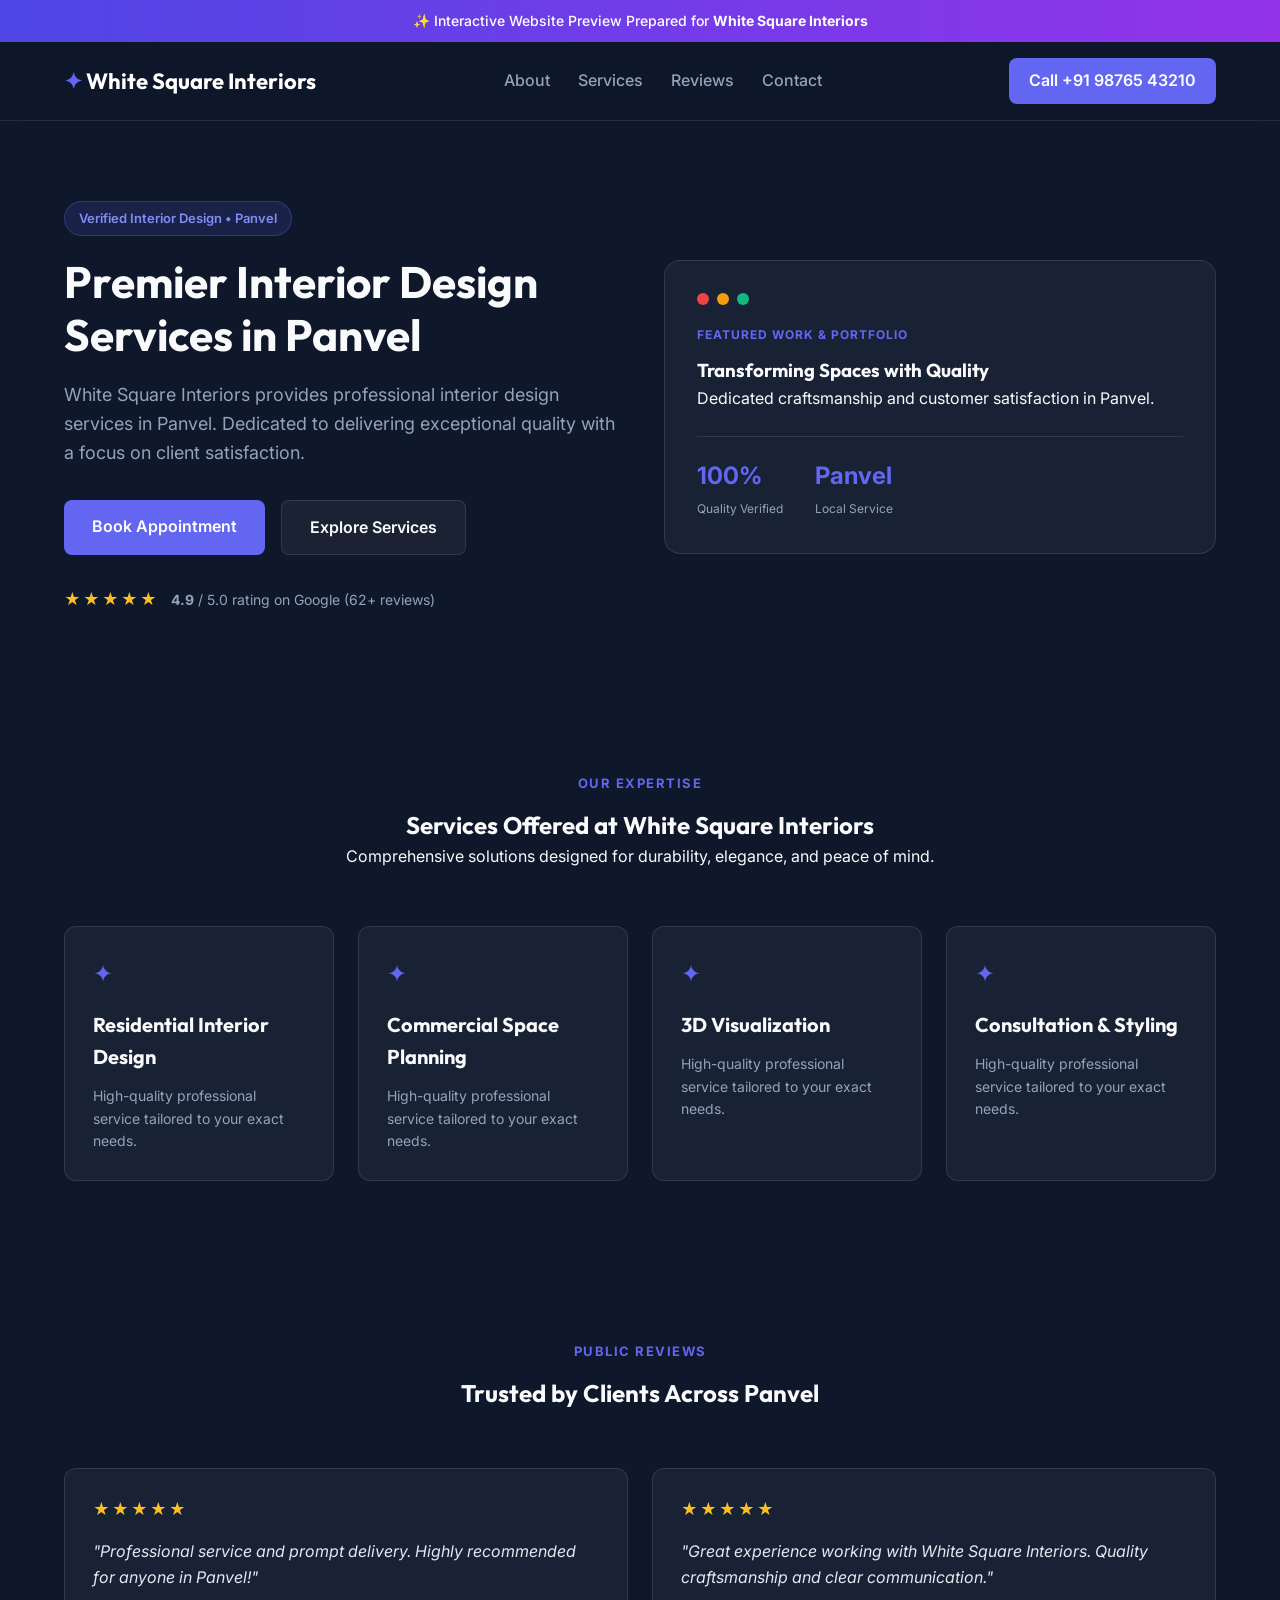
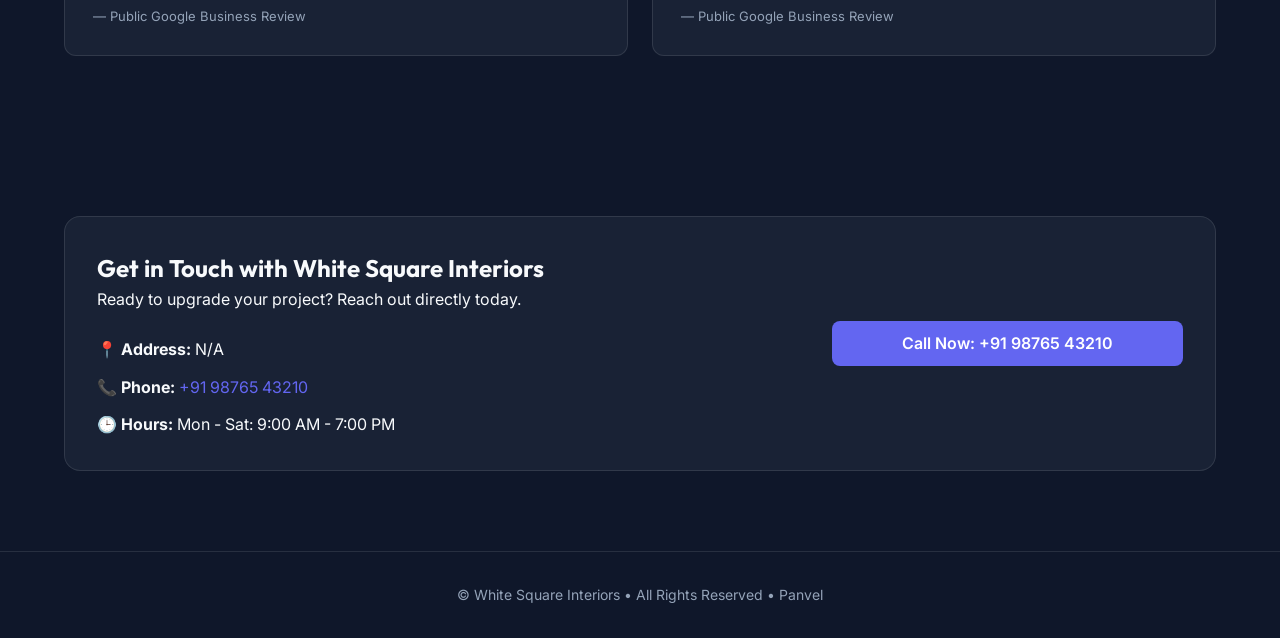
<file: white-square-interiors/index.html>
<!DOCTYPE html>
<html lang="en">
<head>
  <meta charset="UTF-8">
  <meta name="viewport" content="width=device-width, initial-scale=1.0">
  <title>White Square Interiors | Interior Design in Panvel</title>
  <meta name="description" content="White Square Interiors provides professional interior design services in Panvel. Dedicated to delivering exceptional quality with a focus on client satisfaction.">
  <link rel="stylesheet" href="styles.css">
  <link rel="preconnect" href="https://fonts.googleapis.com">
  <link rel="preconnect" href="https://fonts.gstatic.com" crossorigin>
  <link href="https://fonts.googleapis.com/css2?family=Outfit:wght@300;400;500;600;700&family=Inter:wght@400;500;600&display=swap" rel="stylesheet">
</head>
<body>
  <!-- Demo Banner Notice (Honesty Principle) -->
  <div id="demo-banner" class="demo-banner">
    <span>✨ Interactive Website Preview Prepared for <strong>White Square Interiors</strong></span>
  </div>

  <!-- Header / Navigation -->
  <header class="navbar" id="main-header">
    <div class="nav-container">
      <a href="#" class="brand-logo" id="brand-logo">
        <span class="logo-accent">✦</span> White Square Interiors
      </a>
      <nav class="nav-menu" id="nav-menu">
        <a href="#about" class="nav-link" id="nav-about">About</a>
        <a href="#services" class="nav-link" id="nav-services">Services</a>
        <a href="#reviews" class="nav-link" id="nav-reviews">Reviews</a>
        <a href="#contact" class="nav-link" id="nav-contact">Contact</a>
      </nav>
      <div class="nav-actions">
        <a href="tel:+91 98765 43210" class="btn btn-primary" id="header-cta-btn">Call +91 98765 43210</a>
      </div>
    </div>
  </header>

  <!-- Hero Section -->
  <section class="hero-section" id="hero">
    <div class="hero-container">
      <div class="hero-content">
        <div class="badge" id="hero-badge">Verified Interior Design • Panvel</div>
        <h1 id="hero-title">Premier Interior Design Services in Panvel</h1>
        <p class="hero-desc" id="hero-desc">White Square Interiors provides professional interior design services in Panvel. Dedicated to delivering exceptional quality with a focus on client satisfaction.</p>
        <div class="hero-buttons">
          <a href="tel:+91 98765 43210" class="btn btn-primary btn-lg" id="hero-primary-btn">Book Appointment</a>
          <a href="#services" class="btn btn-secondary btn-lg" id="hero-secondary-btn">Explore Services</a>
        </div>
        <div class="hero-social-proof">
          <div class="rating-box">
            <span class="stars">★★★★★</span>
            <span class="rating-text"><strong>4.9</strong> / 5.0 rating on Google (62+ reviews)</span>
          </div>
        </div>
      </div>
      <div class="hero-visual">
        <div class="glass-card mockup-card">
          <div class="mockup-header">
            <div class="dot red"></div>
            <div class="dot yellow"></div>
            <div class="dot green"></div>
          </div>
          <div class="mockup-body">
            <div class="preview-badge">Featured Work & Portfolio</div>
            <h3>Transforming Spaces with Quality</h3>
            <p>Dedicated craftsmanship and customer satisfaction in Panvel.</p>
            <div class="mockup-stat">
              <div><strong>100%</strong><span>Quality Verified</span></div>
              <div><strong>Panvel</strong><span>Local Service</span></div>
            </div>
          </div>
        </div>
      </div>
    </div>
  </section>

  <!-- Services Section -->
  <section class="services-section" id="services">
    <div class="section-container">
      <div class="section-header">
        <div class="section-tag">OUR EXPERTISE</div>
        <h2>Services Offered at White Square Interiors</h2>
        <p>Comprehensive solutions designed for durability, elegance, and peace of mind.</p>
      </div>
      <div class="services-grid" id="services-grid">
          <div class="service-card"><div class="service-icon">✦</div><h3>Residential Interior Design</h3><p>High-quality professional service tailored to your exact needs.</p></div>
          <div class="service-card"><div class="service-icon">✦</div><h3>Commercial Space Planning</h3><p>High-quality professional service tailored to your exact needs.</p></div>
          <div class="service-card"><div class="service-icon">✦</div><h3>3D Visualization</h3><p>High-quality professional service tailored to your exact needs.</p></div>
          <div class="service-card"><div class="service-icon">✦</div><h3>Consultation & Styling</h3><p>High-quality professional service tailored to your exact needs.</p></div>
      </div>
    </div>
  </section>

  <!-- Trust & Reviews Section -->
  <section class="trust-section" id="reviews">
    <div class="section-container">
      <div class="section-header">
        <div class="section-tag">PUBLIC REVIEWS</div>
        <h2>Trusted by Clients Across Panvel</h2>
      </div>
      <div class="reviews-grid">
        <div class="review-card">
          <div class="stars">★★★★★</div>
          <p>"Professional service and prompt delivery. Highly recommended for anyone in Panvel!"</p>
          <div class="reviewer">— Public Google Business Review</div>
        </div>
        <div class="review-card">
          <div class="stars">★★★★★</div>
          <p>"Great experience working with White Square Interiors. Quality craftsmanship and clear communication."</p>
          <div class="reviewer">— Public Google Business Review</div>
        </div>
      </div>
    </div>
  </section>

  <!-- Contact & Footer -->
  <section class="contact-section" id="contact">
    <div class="section-container">
      <div class="contact-card glass-card">
        <div class="contact-info">
          <h2>Get in Touch with White Square Interiors</h2>
          <p>Ready to upgrade your project? Reach out directly today.</p>
          <div class="info-list">
            <div class="info-item"><strong>📍 Address:</strong> N/A</div>
            <div class="info-item"><strong>📞 Phone:</strong> <a href="tel:+91 98765 43210">+91 98765 43210</a></div>
            <div class="info-item"><strong>🕒 Hours:</strong> Mon - Sat: 9:00 AM - 7:00 PM</div>
          </div>
        </div>
        <div class="contact-cta">
          <a href="tel:+91 98765 43210" class="btn btn-primary btn-block" id="contact-call-btn">Call Now: +91 98765 43210</a>
        </div>
      </div>
    </div>
  </section>

  <footer class="footer">
    <div class="footer-container">
      <p>© White Square Interiors • All Rights Reserved • Panvel</p>
    </div>
  </footer>

  <script src="app.js"></script>
</body>
</html>
</file>
<file: apex-power-solutions/styles.css>
/* Modern Premium Design System */
:root {
  --bg-dark: #0f172a;
  --bg-card: rgba(30, 41, 59, 0.7);
  --accent: #6366f1;
  --accent-hover: #4f46e5;
  --text-main: #f8fafc;
  --text-muted: #94a3b8;
  --border-light: rgba(255, 255, 255, 0.1);
  --gold: #fbbf24;
}

* { box-sizing: border-box; margin: 0; padding: 0; }
body { font-family: 'Inter', sans-serif; background-color: var(--bg-dark); color: var(--text-main); line-height: 1.6; overflow-x: hidden; }
h1, h2, h3, h4 { font-family: 'Outfit', sans-serif; color: var(--text-main); }
.demo-banner { background: linear-gradient(90deg, #4f46e5, #9333ea); color: #ffffff; text-align: center; padding: 10px 15px; font-size: 14px; font-weight: 500; }
.navbar { position: sticky; top: 0; z-index: 100; background: rgba(15, 23, 42, 0.85); backdrop-filter: blur(12px); border-bottom: 1px solid var(--border-light); padding: 16px 0; }
.nav-container { max-width: 1200px; margin: 0 auto; padding: 0 24px; display: flex; justify-content: space-between; align-items: center; }
.brand-logo { font-family: 'Outfit', sans-serif; font-size: 22px; font-weight: 700; color: #fff; text-decoration: none; }
.logo-accent { color: var(--accent); }
.nav-menu { display: flex; gap: 28px; }
.nav-link { color: var(--text-muted); text-decoration: none; font-weight: 500; transition: color 0.2s; }
.nav-link:hover { color: var(--text-main); }
.btn { display: inline-block; padding: 10px 20px; border-radius: 8px; font-weight: 600; text-decoration: none; transition: all 0.2s ease; cursor: pointer; }
.btn-primary { background: var(--accent); color: #fff; }
.btn-primary:hover { background: var(--accent-hover); transform: translateY(-2px); }
.btn-secondary { background: rgba(255, 255, 255, 0.05); color: var(--text-main); border: 1px solid var(--border-light); }
.btn-secondary:hover { background: rgba(255, 255, 255, 0.1); }
.btn-lg { padding: 14px 28px; font-size: 16px; }
.btn-block { display: block; width: 100%; text-align: center; }
.hero-section { padding: 80px 24px; max-width: 1200px; margin: 0 auto; }
.hero-container { display: grid; grid-template-columns: 1fr 1fr; gap: 48px; align-items: center; }
@media (max-width: 868px) { .hero-container { grid-template-columns: 1fr; } .nav-menu { display: none; } }
.badge { display: inline-block; background: rgba(99, 102, 241, 0.15); color: #818cf8; padding: 6px 14px; border-radius: 20px; font-size: 13px; font-weight: 600; margin-bottom: 20px; border: 1px solid rgba(99, 102, 241, 0.3); }
.hero-content h1 { font-size: 44px; line-height: 1.2; margin-bottom: 20px; }
.hero-desc { color: var(--text-muted); font-size: 18px; margin-bottom: 32px; }
.hero-buttons { display: flex; gap: 16px; margin-bottom: 32px; }
.stars { color: var(--gold); letter-spacing: 2px; }
.rating-text { margin-left: 8px; font-size: 14px; color: var(--text-muted); }
.glass-card { background: var(--bg-card); border: 1px solid var(--border-light); border-radius: 16px; padding: 32px; backdrop-filter: blur(10px); }
.mockup-header { display: flex; gap: 8px; margin-bottom: 20px; }
.dot { width: 12px; height: 12px; border-radius: 50%; }
.dot.red { background: #ef4444; } .dot.yellow { background: #f59e0b; } .dot.green { background: #10b981; }
.preview-badge { color: var(--accent); font-size: 12px; font-weight: 700; text-transform: uppercase; letter-spacing: 1px; margin-bottom: 12px; }
.mockup-stat { display: flex; gap: 32px; margin-top: 24px; padding-top: 20px; border-top: 1px solid var(--border-light); }
.mockup-stat strong { display: block; font-size: 24px; color: var(--accent); }
.mockup-stat span { font-size: 12px; color: var(--text-muted); }
.section-container { max-width: 1200px; margin: 0 auto; padding: 80px 24px; }
.section-header { text-align: center; max-width: 600px; margin: 0 auto 56px auto; }
.section-tag { color: var(--accent); font-size: 13px; font-weight: 700; letter-spacing: 1.5px; margin-bottom: 12px; }
.services-grid { display: grid; grid-template-columns: repeat(auto-fit, minmax(260px, 1fr)); gap: 24px; }
.service-card { background: var(--bg-card); border: 1px solid var(--border-light); padding: 28px; border-radius: 12px; transition: transform 0.2s; }
.service-card:hover { transform: translateY(-4px); border-color: rgba(99, 102, 241, 0.4); }
.service-icon { font-size: 24px; color: var(--accent); margin-bottom: 16px; }
.service-card h3 { margin-bottom: 12px; font-size: 20px; }
.service-card p { color: var(--text-muted); font-size: 14px; }
.reviews-grid { display: grid; grid-template-columns: 1fr 1fr; gap: 24px; }
@media (max-width: 768px) { .reviews-grid { grid-template-columns: 1fr; } }
.review-card { background: var(--bg-card); border: 1px solid var(--border-light); padding: 28px; border-radius: 12px; }
.review-card p { font-style: italic; margin: 16px 0; color: #e2e8f0; }
.reviewer { font-size: 13px; color: var(--text-muted); }
.contact-card { display: grid; grid-template-columns: 2fr 1fr; gap: 32px; align-items: center; }
@media (max-width: 768px) { .contact-card { grid-template-columns: 1fr; } }
.info-list { margin-top: 24px; display: flex; flex-direction: column; gap: 12px; }
.info-item a { color: var(--accent); text-decoration: none; }
.footer { border-top: 1px solid var(--border-light); padding: 32px 24px; text-align: center; color: var(--text-muted); font-size: 14px; }
</file>
<file: artisan-coffee-house/styles.css>
/* Modern Premium Design System */
:root {
  --bg-dark: #0f172a;
  --bg-card: rgba(30, 41, 59, 0.7);
  --accent: #6366f1;
  --accent-hover: #4f46e5;
  --text-main: #f8fafc;
  --text-muted: #94a3b8;
  --border-light: rgba(255, 255, 255, 0.1);
  --gold: #fbbf24;
}

* { box-sizing: border-box; margin: 0; padding: 0; }
body { font-family: 'Inter', sans-serif; background-color: var(--bg-dark); color: var(--text-main); line-height: 1.6; overflow-x: hidden; }
h1, h2, h3, h4 { font-family: 'Outfit', sans-serif; color: var(--text-main); }
.demo-banner { background: linear-gradient(90deg, #4f46e5, #9333ea); color: #ffffff; text-align: center; padding: 10px 15px; font-size: 14px; font-weight: 500; }
.navbar { position: sticky; top: 0; z-index: 100; background: rgba(15, 23, 42, 0.85); backdrop-filter: blur(12px); border-bottom: 1px solid var(--border-light); padding: 16px 0; }
.nav-container { max-width: 1200px; margin: 0 auto; padding: 0 24px; display: flex; justify-content: space-between; align-items: center; }
.brand-logo { font-family: 'Outfit', sans-serif; font-size: 22px; font-weight: 700; color: #fff; text-decoration: none; }
.logo-accent { color: var(--accent); }
.nav-menu { display: flex; gap: 28px; }
.nav-link { color: var(--text-muted); text-decoration: none; font-weight: 500; transition: color 0.2s; }
.nav-link:hover { color: var(--text-main); }
.btn { display: inline-block; padding: 10px 20px; border-radius: 8px; font-weight: 600; text-decoration: none; transition: all 0.2s ease; cursor: pointer; }
.btn-primary { background: var(--accent); color: #fff; }
.btn-primary:hover { background: var(--accent-hover); transform: translateY(-2px); }
.btn-secondary { background: rgba(255, 255, 255, 0.05); color: var(--text-main); border: 1px solid var(--border-light); }
.btn-secondary:hover { background: rgba(255, 255, 255, 0.1); }
.btn-lg { padding: 14px 28px; font-size: 16px; }
.btn-block { display: block; width: 100%; text-align: center; }
.hero-section { padding: 80px 24px; max-width: 1200px; margin: 0 auto; }
.hero-container { display: grid; grid-template-columns: 1fr 1fr; gap: 48px; align-items: center; }
@media (max-width: 868px) { .hero-container { grid-template-columns: 1fr; } .nav-menu { display: none; } }
.badge { display: inline-block; background: rgba(99, 102, 241, 0.15); color: #818cf8; padding: 6px 14px; border-radius: 20px; font-size: 13px; font-weight: 600; margin-bottom: 20px; border: 1px solid rgba(99, 102, 241, 0.3); }
.hero-content h1 { font-size: 44px; line-height: 1.2; margin-bottom: 20px; }
.hero-desc { color: var(--text-muted); font-size: 18px; margin-bottom: 32px; }
.hero-buttons { display: flex; gap: 16px; margin-bottom: 32px; }
.stars { color: var(--gold); letter-spacing: 2px; }
.rating-text { margin-left: 8px; font-size: 14px; color: var(--text-muted); }
.glass-card { background: var(--bg-card); border: 1px solid var(--border-light); border-radius: 16px; padding: 32px; backdrop-filter: blur(10px); }
.mockup-header { display: flex; gap: 8px; margin-bottom: 20px; }
.dot { width: 12px; height: 12px; border-radius: 50%; }
.dot.red { background: #ef4444; } .dot.yellow { background: #f59e0b; } .dot.green { background: #10b981; }
.preview-badge { color: var(--accent); font-size: 12px; font-weight: 700; text-transform: uppercase; letter-spacing: 1px; margin-bottom: 12px; }
.mockup-stat { display: flex; gap: 32px; margin-top: 24px; padding-top: 20px; border-top: 1px solid var(--border-light); }
.mockup-stat strong { display: block; font-size: 24px; color: var(--accent); }
.mockup-stat span { font-size: 12px; color: var(--text-muted); }
.section-container { max-width: 1200px; margin: 0 auto; padding: 80px 24px; }
.section-header { text-align: center; max-width: 600px; margin: 0 auto 56px auto; }
.section-tag { color: var(--accent); font-size: 13px; font-weight: 700; letter-spacing: 1.5px; margin-bottom: 12px; }
.services-grid { display: grid; grid-template-columns: repeat(auto-fit, minmax(260px, 1fr)); gap: 24px; }
.service-card { background: var(--bg-card); border: 1px solid var(--border-light); padding: 28px; border-radius: 12px; transition: transform 0.2s; }
.service-card:hover { transform: translateY(-4px); border-color: rgba(99, 102, 241, 0.4); }
.service-icon { font-size: 24px; color: var(--accent); margin-bottom: 16px; }
.service-card h3 { margin-bottom: 12px; font-size: 20px; }
.service-card p { color: var(--text-muted); font-size: 14px; }
.reviews-grid { display: grid; grid-template-columns: 1fr 1fr; gap: 24px; }
@media (max-width: 768px) { .reviews-grid { grid-template-columns: 1fr; } }
.review-card { background: var(--bg-card); border: 1px solid var(--border-light); padding: 28px; border-radius: 12px; }
.review-card p { font-style: italic; margin: 16px 0; color: #e2e8f0; }
.reviewer { font-size: 13px; color: var(--text-muted); }
.contact-card { display: grid; grid-template-columns: 2fr 1fr; gap: 32px; align-items: center; }
@media (max-width: 768px) { .contact-card { grid-template-columns: 1fr; } }
.info-list { margin-top: 24px; display: flex; flex-direction: column; gap: 12px; }
.info-item a { color: var(--accent); text-decoration: none; }
.footer { border-top: 1px solid var(--border-light); padding: 32px 24px; text-align: center; color: var(--text-muted); font-size: 14px; }
</file>
<file: dream2kreate/styles.css>
/* Modern Premium Design System */
:root {
  --bg-dark: #0f172a;
  --bg-card: rgba(30, 41, 59, 0.7);
  --accent: #6366f1;
  --accent-hover: #4f46e5;
  --text-main: #f8fafc;
  --text-muted: #94a3b8;
  --border-light: rgba(255, 255, 255, 0.1);
  --gold: #fbbf24;
}

* { box-sizing: border-box; margin: 0; padding: 0; }
body { font-family: 'Inter', sans-serif; background-color: var(--bg-dark); color: var(--text-main); line-height: 1.6; overflow-x: hidden; }
h1, h2, h3, h4 { font-family: 'Outfit', sans-serif; color: var(--text-main); }
.demo-banner { background: linear-gradient(90deg, #4f46e5, #9333ea); color: #ffffff; text-align: center; padding: 10px 15px; font-size: 14px; font-weight: 500; }
.navbar { position: sticky; top: 0; z-index: 100; background: rgba(15, 23, 42, 0.85); backdrop-filter: blur(12px); border-bottom: 1px solid var(--border-light); padding: 16px 0; }
.nav-container { max-width: 1200px; margin: 0 auto; padding: 0 24px; display: flex; justify-content: space-between; align-items: center; }
.brand-logo { font-family: 'Outfit', sans-serif; font-size: 22px; font-weight: 700; color: #fff; text-decoration: none; }
.logo-accent { color: var(--accent); }
.nav-menu { display: flex; gap: 28px; }
.nav-link { color: var(--text-muted); text-decoration: none; font-weight: 500; transition: color 0.2s; }
.nav-link:hover { color: var(--text-main); }
.btn { display: inline-block; padding: 10px 20px; border-radius: 8px; font-weight: 600; text-decoration: none; transition: all 0.2s ease; cursor: pointer; }
.btn-primary { background: var(--accent); color: #fff; }
.btn-primary:hover { background: var(--accent-hover); transform: translateY(-2px); }
.btn-secondary { background: rgba(255, 255, 255, 0.05); color: var(--text-main); border: 1px solid var(--border-light); }
.btn-secondary:hover { background: rgba(255, 255, 255, 0.1); }
.btn-lg { padding: 14px 28px; font-size: 16px; }
.btn-block { display: block; width: 100%; text-align: center; }
.hero-section { padding: 80px 24px; max-width: 1200px; margin: 0 auto; }
.hero-container { display: grid; grid-template-columns: 1fr 1fr; gap: 48px; align-items: center; }
@media (max-width: 868px) { .hero-container { grid-template-columns: 1fr; } .nav-menu { display: none; } }
.badge { display: inline-block; background: rgba(99, 102, 241, 0.15); color: #818cf8; padding: 6px 14px; border-radius: 20px; font-size: 13px; font-weight: 600; margin-bottom: 20px; border: 1px solid rgba(99, 102, 241, 0.3); }
.hero-content h1 { font-size: 44px; line-height: 1.2; margin-bottom: 20px; }
.hero-desc { color: var(--text-muted); font-size: 18px; margin-bottom: 32px; }
.hero-buttons { display: flex; gap: 16px; margin-bottom: 32px; }
.stars { color: var(--gold); letter-spacing: 2px; }
.rating-text { margin-left: 8px; font-size: 14px; color: var(--text-muted); }
.glass-card { background: var(--bg-card); border: 1px solid var(--border-light); border-radius: 16px; padding: 32px; backdrop-filter: blur(10px); }
.mockup-header { display: flex; gap: 8px; margin-bottom: 20px; }
.dot { width: 12px; height: 12px; border-radius: 50%; }
.dot.red { background: #ef4444; } .dot.yellow { background: #f59e0b; } .dot.green { background: #10b981; }
.preview-badge { color: var(--accent); font-size: 12px; font-weight: 700; text-transform: uppercase; letter-spacing: 1px; margin-bottom: 12px; }
.mockup-stat { display: flex; gap: 32px; margin-top: 24px; padding-top: 20px; border-top: 1px solid var(--border-light); }
.mockup-stat strong { display: block; font-size: 24px; color: var(--accent); }
.mockup-stat span { font-size: 12px; color: var(--text-muted); }
.section-container { max-width: 1200px; margin: 0 auto; padding: 80px 24px; }
.section-header { text-align: center; max-width: 600px; margin: 0 auto 56px auto; }
.section-tag { color: var(--accent); font-size: 13px; font-weight: 700; letter-spacing: 1.5px; margin-bottom: 12px; }
.services-grid { display: grid; grid-template-columns: repeat(auto-fit, minmax(260px, 1fr)); gap: 24px; }
.service-card { background: var(--bg-card); border: 1px solid var(--border-light); padding: 28px; border-radius: 12px; transition: transform 0.2s; }
.service-card:hover { transform: translateY(-4px); border-color: rgba(99, 102, 241, 0.4); }
.service-icon { font-size: 24px; color: var(--accent); margin-bottom: 16px; }
.service-card h3 { margin-bottom: 12px; font-size: 20px; }
.service-card p { color: var(--text-muted); font-size: 14px; }
.reviews-grid { display: grid; grid-template-columns: 1fr 1fr; gap: 24px; }
@media (max-width: 768px) { .reviews-grid { grid-template-columns: 1fr; } }
.review-card { background: var(--bg-card); border: 1px solid var(--border-light); padding: 28px; border-radius: 12px; }
.review-card p { font-style: italic; margin: 16px 0; color: #e2e8f0; }
.reviewer { font-size: 13px; color: var(--text-muted); }
.contact-card { display: grid; grid-template-columns: 2fr 1fr; gap: 32px; align-items: center; }
@media (max-width: 768px) { .contact-card { grid-template-columns: 1fr; } }
.info-list { margin-top: 24px; display: flex; flex-direction: column; gap: 12px; }
.info-item a { color: var(--accent); text-decoration: none; }
.footer { border-top: 1px solid var(--border-light); padding: 32px 24px; text-align: center; color: var(--text-muted); font-size: 14px; }
</file>
<file: heritage-woodworks/styles.css>
/* Modern Premium Design System */
:root {
  --bg-dark: #0f172a;
  --bg-card: rgba(30, 41, 59, 0.7);
  --accent: #6366f1;
  --accent-hover: #4f46e5;
  --text-main: #f8fafc;
  --text-muted: #94a3b8;
  --border-light: rgba(255, 255, 255, 0.1);
  --gold: #fbbf24;
}

* { box-sizing: border-box; margin: 0; padding: 0; }
body { font-family: 'Inter', sans-serif; background-color: var(--bg-dark); color: var(--text-main); line-height: 1.6; overflow-x: hidden; }
h1, h2, h3, h4 { font-family: 'Outfit', sans-serif; color: var(--text-main); }
.demo-banner { background: linear-gradient(90deg, #4f46e5, #9333ea); color: #ffffff; text-align: center; padding: 10px 15px; font-size: 14px; font-weight: 500; }
.navbar { position: sticky; top: 0; z-index: 100; background: rgba(15, 23, 42, 0.85); backdrop-filter: blur(12px); border-bottom: 1px solid var(--border-light); padding: 16px 0; }
.nav-container { max-width: 1200px; margin: 0 auto; padding: 0 24px; display: flex; justify-content: space-between; align-items: center; }
.brand-logo { font-family: 'Outfit', sans-serif; font-size: 22px; font-weight: 700; color: #fff; text-decoration: none; }
.logo-accent { color: var(--accent); }
.nav-menu { display: flex; gap: 28px; }
.nav-link { color: var(--text-muted); text-decoration: none; font-weight: 500; transition: color 0.2s; }
.nav-link:hover { color: var(--text-main); }
.btn { display: inline-block; padding: 10px 20px; border-radius: 8px; font-weight: 600; text-decoration: none; transition: all 0.2s ease; cursor: pointer; }
.btn-primary { background: var(--accent); color: #fff; }
.btn-primary:hover { background: var(--accent-hover); transform: translateY(-2px); }
.btn-secondary { background: rgba(255, 255, 255, 0.05); color: var(--text-main); border: 1px solid var(--border-light); }
.btn-secondary:hover { background: rgba(255, 255, 255, 0.1); }
.btn-lg { padding: 14px 28px; font-size: 16px; }
.btn-block { display: block; width: 100%; text-align: center; }
.hero-section { padding: 80px 24px; max-width: 1200px; margin: 0 auto; }
.hero-container { display: grid; grid-template-columns: 1fr 1fr; gap: 48px; align-items: center; }
@media (max-width: 868px) { .hero-container { grid-template-columns: 1fr; } .nav-menu { display: none; } }
.badge { display: inline-block; background: rgba(99, 102, 241, 0.15); color: #818cf8; padding: 6px 14px; border-radius: 20px; font-size: 13px; font-weight: 600; margin-bottom: 20px; border: 1px solid rgba(99, 102, 241, 0.3); }
.hero-content h1 { font-size: 44px; line-height: 1.2; margin-bottom: 20px; }
.hero-desc { color: var(--text-muted); font-size: 18px; margin-bottom: 32px; }
.hero-buttons { display: flex; gap: 16px; margin-bottom: 32px; }
.stars { color: var(--gold); letter-spacing: 2px; }
.rating-text { margin-left: 8px; font-size: 14px; color: var(--text-muted); }
.glass-card { background: var(--bg-card); border: 1px solid var(--border-light); border-radius: 16px; padding: 32px; backdrop-filter: blur(10px); }
.mockup-header { display: flex; gap: 8px; margin-bottom: 20px; }
.dot { width: 12px; height: 12px; border-radius: 50%; }
.dot.red { background: #ef4444; } .dot.yellow { background: #f59e0b; } .dot.green { background: #10b981; }
.preview-badge { color: var(--accent); font-size: 12px; font-weight: 700; text-transform: uppercase; letter-spacing: 1px; margin-bottom: 12px; }
.mockup-stat { display: flex; gap: 32px; margin-top: 24px; padding-top: 20px; border-top: 1px solid var(--border-light); }
.mockup-stat strong { display: block; font-size: 24px; color: var(--accent); }
.mockup-stat span { font-size: 12px; color: var(--text-muted); }
.section-container { max-width: 1200px; margin: 0 auto; padding: 80px 24px; }
.section-header { text-align: center; max-width: 600px; margin: 0 auto 56px auto; }
.section-tag { color: var(--accent); font-size: 13px; font-weight: 700; letter-spacing: 1.5px; margin-bottom: 12px; }
.services-grid { display: grid; grid-template-columns: repeat(auto-fit, minmax(260px, 1fr)); gap: 24px; }
.service-card { background: var(--bg-card); border: 1px solid var(--border-light); padding: 28px; border-radius: 12px; transition: transform 0.2s; }
.service-card:hover { transform: translateY(-4px); border-color: rgba(99, 102, 241, 0.4); }
.service-icon { font-size: 24px; color: var(--accent); margin-bottom: 16px; }
.service-card h3 { margin-bottom: 12px; font-size: 20px; }
.service-card p { color: var(--text-muted); font-size: 14px; }
.reviews-grid { display: grid; grid-template-columns: 1fr 1fr; gap: 24px; }
@media (max-width: 768px) { .reviews-grid { grid-template-columns: 1fr; } }
.review-card { background: var(--bg-card); border: 1px solid var(--border-light); padding: 28px; border-radius: 12px; }
.review-card p { font-style: italic; margin: 16px 0; color: #e2e8f0; }
.reviewer { font-size: 13px; color: var(--text-muted); }
.contact-card { display: grid; grid-template-columns: 2fr 1fr; gap: 32px; align-items: center; }
@media (max-width: 768px) { .contact-card { grid-template-columns: 1fr; } }
.info-list { margin-top: 24px; display: flex; flex-direction: column; gap: 12px; }
.info-item a { color: var(--accent); text-decoration: none; }
.footer { border-top: 1px solid var(--border-light); padding: 32px 24px; text-align: center; color: var(--text-muted); font-size: 14px; }
</file>
<file: hmrc-industry/styles.css>
/* ==========================================================================
   HMRC INDUSTRY PVT LTD — MINIMALIST PREMIUM CONSULTANCY SYSTEM
   Ultra-Clean, Refined Spacing, Feather SVGs, Flawless Mobile Responsiveness
   ========================================================================== */

:root {
  /* Surfaces */
  --bg-body: #FAF8F5;
  --bg-card: #FFFFFF;
  --bg-surface: #F2EFE9;
  --bg-surface-subtle: #F6F4EE;

  /* Deep Charcoal & Obsidian (Zero AI Navy) */
  --bg-dark: #141312;
  --bg-dark-surface: #1C1A18;
  --bg-dark-card: #23211E;

  /* Typography */
  --text-primary: #181716;
  --text-secondary: #57524C;
  --text-muted: #7A746C;
  --text-light: #FAF8F5;
  --text-light-muted: #A6A095;

  /* Warm Cognac Bronze / Muted Brass */
  --accent: #9E7547;
  --accent-hover: #856138;
  --accent-light: rgba(158, 117, 71, 0.10);
  --accent-glow: rgba(158, 117, 71, 0.20);
  --accent-gold: #C29B68;

  /* Hairlines & Subtle Shadows */
  --border-light: #E6E2D9;
  --border-subtle: rgba(24, 23, 22, 0.07);
  --border-dark: rgba(250, 248, 245, 0.10);
  --shadow-subtle: 0 1px 3px rgba(24, 23, 22, 0.03), 0 4px 12px rgba(24, 23, 22, 0.03);
  --shadow-hover: 0 8px 24px rgba(24, 23, 22, 0.06);

  /* Geometry */
  --radius-sm: 6px;
  --radius-md: 10px;
  --radius-lg: 14px;

  /* Fonts */
  --font-heading: 'Outfit', -apple-system, BlinkMacSystemFont, 'Segoe UI', Roboto, sans-serif;
  --font-body: 'Plus Jakarta Sans', -apple-system, BlinkMacSystemFont, 'Segoe UI', Roboto, sans-serif;

  /* Layout */
  --max-w: 1200px;
  --pad-section: clamp(4rem, 6.5vw, 6.5rem);
}

/* Base Reset */
*, *::before, *::after {
  box-sizing: border-box;
  margin: 0;
  padding: 0;
}

html {
  scroll-behavior: smooth;
  font-size: 16px;
  background-color: var(--bg-body);
  color: var(--text-primary);
}

body {
  font-family: var(--font-body);
  background-color: var(--bg-body);
  color: var(--text-primary);
  line-height: 1.65;
  -webkit-font-smoothing: antialiased;
  -moz-osx-font-smoothing: grayscale;
  overflow-x: hidden;
  width: 100%;
}

.container {
  width: 100%;
  max-width: var(--max-w);
  margin-left: auto;
  margin-right: auto;
  padding-left: clamp(1.25rem, 3.5vw, 2rem);
  padding-right: clamp(1.25rem, 3.5vw, 2rem);
}

/* 01. Minimal Top Banner */
.demo-banner {
  background: var(--bg-dark);
  border-bottom: 1px solid var(--border-dark);
  color: var(--text-light-muted);
  text-align: center;
  padding: 7px 16px;
  font-size: 0.76rem;
  letter-spacing: 0.02em;
  display: flex;
  align-items: center;
  justify-content: center;
  gap: 10px;
}

.demo-banner-badge {
  background-color: var(--accent);
  color: #FFFFFF;
  font-size: 0.64rem;
  font-weight: 700;
  text-transform: uppercase;
  letter-spacing: 0.08em;
  padding: 2px 7px;
  border-radius: var(--radius-sm);
}

/* 02. Navbar */
.navbar {
  position: sticky;
  top: 0;
  z-index: 1000;
  background: rgba(20, 19, 18, 0.95);
  backdrop-filter: blur(16px);
  border-bottom: 1px solid var(--border-dark);
  padding: 14px 0;
  transition: all 0.25s ease;
}

.nav-container {
  display: flex;
  justify-content: space-between;
  align-items: center;
}

.brand-logo-link {
  display: flex;
  align-items: center;
  gap: 12px;
  text-decoration: none;
}

.brand-logo-img {
  height: 36px;
  width: auto;
  object-fit: contain;
}

.brand-title-wrap {
  display: flex;
  flex-direction: column;
}

.brand-main {
  font-family: var(--font-heading);
  font-size: 1.15rem;
  font-weight: 700;
  color: #FFFFFF;
  letter-spacing: 0.04em;
  line-height: 1;
}

.brand-sub {
  font-size: 0.58rem;
  font-weight: 600;
  color: var(--accent-gold);
  letter-spacing: 0.16em;
  text-transform: uppercase;
  margin-top: 2px;
}

.nav-menu {
  display: flex;
  align-items: center;
  gap: 26px;
}

.nav-link {
  color: var(--text-light-muted);
  text-decoration: none;
  font-size: 0.86rem;
  font-weight: 500;
  letter-spacing: 0.02em;
  transition: color 0.2s ease;
  position: relative;
  padding: 4px 0;
}

.nav-link:hover {
  color: #FFFFFF;
}

.nav-actions {
  display: flex;
  align-items: center;
  gap: 14px;
}

.mobile-toggle {
  display: none;
  background: transparent;
  border: 1px solid var(--border-dark);
  padding: 8px;
  cursor: pointer;
  border-radius: var(--radius-sm);
  flex-direction: column;
  gap: 5px;
}

.mobile-toggle span {
  display: block;
  width: 22px;
  height: 1.5px;
  background-color: #FFFFFF;
  transition: transform 0.25s ease, opacity 0.25s ease;
}

/* Minimal Clean Buttons */
.btn {
  display: inline-flex;
  align-items: center;
  justify-content: center;
  gap: 8px;
  padding: 11px 22px;
  border-radius: var(--radius-sm);
  font-weight: 600;
  font-size: 0.86rem;
  letter-spacing: 0.04em;
  text-decoration: none;
  transition: all 0.22s ease;
  cursor: pointer;
  font-family: var(--font-body);
}

.btn-primary {
  background-color: var(--accent);
  color: #FFFFFF;
  border: 1px solid var(--accent);
}

.btn-primary:hover {
  background-color: var(--accent-hover);
  border-color: var(--accent-hover);
  transform: translateY(-1px);
  box-shadow: 0 4px 12px var(--accent-glow);
}

.btn-secondary {
  background-color: rgba(250, 248, 245, 0.08);
  color: #FFFFFF;
  border: 1px solid rgba(250, 248, 245, 0.2);
}

.btn-secondary:hover {
  background-color: rgba(250, 248, 245, 0.14);
  transform: translateY(-1px);
}

.badge-pill {
  display: inline-flex;
  align-items: center;
  gap: 8px;
  background-color: var(--accent-light);
  color: var(--accent);
  border: 1px solid rgba(158, 117, 71, 0.25);
  padding: 5px 13px;
  border-radius: 50px;
  font-size: 0.72rem;
  font-weight: 700;
  letter-spacing: 0.08em;
  text-transform: uppercase;
  margin-bottom: 20px;
}

.badge-pill-dark {
  background-color: rgba(158, 117, 71, 0.15);
  color: var(--accent-gold);
  border-color: rgba(158, 117, 71, 0.3);
}

.section-tag {
  color: var(--accent);
  font-size: 0.76rem;
  font-weight: 700;
  letter-spacing: 0.16em;
  text-transform: uppercase;
  margin-bottom: 10px;
}

.section-header {
  text-align: center;
  max-width: 660px;
  margin: 0 auto clamp(2.5rem, 4.5vw, 3.5rem) auto;
}

.section-title {
  font-family: var(--font-heading);
  font-size: clamp(1.85rem, 3.5vw, 2.6rem);
  font-weight: 700;
  color: var(--text-primary);
  line-height: 1.22;
  letter-spacing: -0.01em;
  margin-bottom: 14px;
}

.section-title-light {
  color: #FFFFFF;
}

.section-desc {
  color: var(--text-secondary);
  font-size: 1rem;
  line-height: 1.65;
}

.section-desc-light {
  color: var(--text-light-muted);
}

/* Sections */
.section {
  padding-top: var(--pad-section);
  padding-bottom: var(--pad-section);
}

/* 03. HERO SECTION */
.hero-section {
  position: relative;
  background: linear-gradient(rgba(20, 19, 18, 0.90), rgba(20, 19, 18, 0.94)), url('assets/images/banner/banner-image.jpg') center/cover no-repeat;
  padding: clamp(4rem, 7vw, 6.5rem) 0 clamp(3.5rem, 6vw, 5.5rem) 0;
  color: #FFFFFF;
  border-bottom: 1px solid var(--border-dark);
}

.hero-layout {
  display: grid;
  grid-template-columns: 1.15fr 0.85fr;
  gap: clamp(2rem, 4vw, 3.5rem);
  align-items: center;
}

.hero-content h1 {
  font-family: var(--font-heading);
  font-size: clamp(2.35rem, 4.4vw, 3.5rem);
  font-weight: 700;
  line-height: 1.14;
  letter-spacing: -0.015em;
  color: #FFFFFF;
  margin-bottom: 18px;
}

.hero-desc {
  color: var(--text-light-muted);
  font-size: clamp(1rem, 1.25vw, 1.12rem);
  line-height: 1.7;
  margin-bottom: 28px;
  max-width: 520px;
}

.hero-buttons {
  display: flex;
  gap: 14px;
  margin-bottom: 32px;
  flex-wrap: wrap;
}

.hero-stats-pill {
  display: inline-flex;
  align-items: center;
  gap: clamp(14px, 2.5vw, 24px);
  background: rgba(250, 248, 245, 0.04);
  border: 1px solid var(--border-dark);
  padding: 10px 18px;
  border-radius: var(--radius-sm);
  backdrop-filter: blur(8px);
}

.hero-stat-node strong {
  display: block;
  font-family: var(--font-heading);
  font-size: 1.25rem;
  color: var(--accent-gold);
  line-height: 1;
}

.hero-stat-node span {
  font-size: 0.68rem;
  color: var(--text-light-muted);
  text-transform: uppercase;
  letter-spacing: 0.06em;
}

.hero-stat-sep {
  width: 1px;
  height: 22px;
  background-color: var(--border-dark);
}

/* Hero Right Preview Card */
.hero-card-preview {
  background: var(--bg-dark-card);
  border: 1px solid rgba(250, 248, 245, 0.1);
  border-radius: var(--radius-md);
  padding: clamp(22px, 3vw, 28px);
  box-shadow: 0 16px 36px -10px rgba(0, 0, 0, 0.35);
}

.card-preview-header {
  display: flex;
  justify-content: space-between;
  align-items: center;
  margin-bottom: 20px;
  padding-bottom: 14px;
  border-bottom: 1px solid var(--border-dark);
}

.preview-tag {
  font-size: 0.7rem;
  font-weight: 700;
  letter-spacing: 0.12em;
  color: var(--accent-gold);
  text-transform: uppercase;
}

.hero-odoo-badge-box {
  background-color: #FFFFFF;
  padding: 10px 18px;
  border-radius: var(--radius-sm);
  display: inline-block;
  margin-bottom: 18px;
}

.hero-odoo-badge-box img {
  height: 40px;
  width: auto;
  object-fit: contain;
}

.card-preview-text {
  color: var(--text-light-muted);
  font-size: 0.9rem;
  line-height: 1.65;
  margin-bottom: 20px;
}

.preview-checklist {
  list-style: none;
  display: flex;
  flex-direction: column;
  gap: 10px;
}

.preview-checklist li {
  display: flex;
  align-items: center;
  gap: 10px;
  font-size: 0.86rem;
  color: var(--text-light);
}

.svg-check {
  width: 17px;
  height: 17px;
  color: var(--accent-gold);
  flex-shrink: 0;
}

/* 04. SERVICES (2-Column Responsive Card Grid) */
.services-section {
  background-color: var(--bg-body);
}

.services-grid-2col {
  display: grid;
  grid-template-columns: repeat(2, 1fr);
  gap: clamp(16px, 2.5vw, 24px);
}

.service-card {
  background: var(--bg-card);
  border: 1px solid var(--border-light);
  border-radius: var(--radius-md);
  padding: clamp(22px, 3vw, 30px);
  box-shadow: var(--shadow-subtle);
  transition: transform 0.2s ease, border-color 0.2s ease, box-shadow 0.2s ease;
  display: flex;
  flex-direction: column;
}

.service-card:hover {
  transform: translateY(-3px);
  box-shadow: var(--shadow-hover);
  border-color: rgba(158, 117, 71, 0.4);
}

.service-top-bar {
  display: flex;
  justify-content: space-between;
  align-items: flex-start;
  margin-bottom: 16px;
}

.service-icon-box {
  width: 44px;
  height: 44px;
  border-radius: var(--radius-sm);
  background-color: var(--accent-light);
  color: var(--accent);
  display: flex;
  align-items: center;
  justify-content: center;
}

.svg-icon {
  width: 22px;
  height: 22px;
  stroke: currentColor;
  fill: none;
  stroke-width: 2;
  stroke-linecap: round;
  stroke-linejoin: round;
}

.service-num {
  font-family: var(--font-heading);
  font-size: 0.82rem;
  font-weight: 700;
  color: var(--text-muted);
  letter-spacing: 0.04em;
}

.service-title {
  font-family: var(--font-heading);
  font-size: 1.25rem;
  font-weight: 700;
  color: var(--text-primary);
  margin-bottom: 10px;
  line-height: 1.3;
}

.service-desc {
  color: var(--text-secondary);
  font-size: 0.9rem;
  line-height: 1.65;
}

/* 05. VISUAL GALLERY SHOWCASE */
.gallery-section {
  background-color: #FFFFFF;
  border-top: 1px solid var(--border-light);
  border-bottom: 1px solid var(--border-light);
}

.gallery-grid {
  display: grid;
  grid-template-columns: repeat(3, 1fr);
  gap: clamp(14px, 2vw, 20px);
}

.gallery-card {
  position: relative;
  border-radius: var(--radius-sm);
  overflow: hidden;
  aspect-ratio: 16 / 11;
  background-color: var(--bg-body);
  border: 1px solid var(--border-light);
}

.gallery-card img {
  width: 100%;
  height: 100%;
  object-fit: cover;
  transition: transform 0.35s ease;
}

.gallery-card:hover img {
  transform: scale(1.04);
}

.gallery-overlay-badge {
  position: absolute;
  bottom: 10px;
  left: 10px;
  background: rgba(20, 19, 18, 0.88);
  color: #FFFFFF;
  padding: 5px 10px;
  border-radius: var(--radius-sm);
  font-size: 0.72rem;
  font-weight: 600;
  letter-spacing: 0.02em;
  backdrop-filter: blur(6px);
}

/* 06. ABOUT SECTION */
.about-section {
  background-color: var(--bg-body);
}

.about-layout {
  display: grid;
  grid-template-columns: 1fr 1fr;
  gap: clamp(2.5rem, 5vw, 4.5rem);
  align-items: center;
}

.about-visual-lockup {
  position: relative;
}

.about-main-pic {
  width: 100%;
  border-radius: var(--radius-md);
  box-shadow: var(--shadow-subtle);
  aspect-ratio: 4 / 3.4;
  object-fit: cover;
  object-position: top center;
  border: 1px solid var(--border-light);
}

.founder-card-overlay {
  position: absolute;
  bottom: -16px;
  right: -10px;
  background: #FFFFFF;
  border: 1px solid var(--border-light);
  border-radius: var(--radius-sm);
  padding: 12px 18px;
  box-shadow: var(--shadow-hover);
  display: flex;
  align-items: center;
  gap: 14px;
  max-width: 310px;
}

.founder-card-overlay img {
  width: 48px;
  height: 48px;
  border-radius: 50%;
  object-fit: cover;
  border: 2px solid var(--accent);
}

.founder-card-overlay h5 {
  font-family: var(--font-heading);
  font-size: 1rem;
  font-weight: 700;
  color: var(--text-primary);
  line-height: 1.2;
}

.founder-card-overlay span {
  font-size: 0.7rem;
  color: var(--text-muted);
  font-weight: 500;
}

.about-content-block .lead-text {
  font-size: 1.1rem;
  color: var(--text-primary);
  line-height: 1.65;
  font-weight: 500;
  margin-bottom: 14px;
}

.about-content-block .body-text {
  font-size: 0.92rem;
  color: var(--text-secondary);
  line-height: 1.7;
  margin-bottom: 24px;
}

.about-highlights {
  display: grid;
  grid-template-columns: 1fr 1fr;
  gap: 14px;
}

.highlight-box {
  background: var(--bg-card);
  border: 1px solid var(--border-light);
  border-radius: var(--radius-sm);
  padding: 14px 16px;
}

.highlight-box strong {
  display: block;
  font-size: 0.92rem;
  color: var(--text-primary);
  margin-bottom: 3px;
}

.highlight-box span {
  font-size: 0.78rem;
  color: var(--text-muted);
}

/* 07. WHY CHOOSE US */
.why-section {
  background-color: #FFFFFF;
  border-top: 1px solid var(--border-light);
  border-bottom: 1px solid var(--border-light);
}

.why-grid {
  display: grid;
  grid-template-columns: repeat(3, 1fr);
  gap: clamp(16px, 2.5vw, 24px);
}

.why-card {
  background: var(--bg-body);
  border: 1px solid var(--border-light);
  border-radius: var(--radius-sm);
  padding: clamp(20px, 2.5vw, 26px);
  transition: transform 0.2s ease, border-color 0.2s ease;
}

.why-card:hover {
  transform: translateY(-2px);
  border-color: rgba(158, 117, 71, 0.4);
}

.why-num {
  font-family: var(--font-heading);
  font-size: 0.8rem;
  font-weight: 800;
  color: var(--accent);
  margin-bottom: 12px;
  display: inline-block;
  letter-spacing: 0.06em;
}

.why-card-title {
  font-family: var(--font-heading);
  font-size: 1.15rem;
  font-weight: 700;
  color: var(--text-primary);
  margin-bottom: 8px;
  line-height: 1.3;
}

.why-card-desc {
  font-size: 0.86rem;
  color: var(--text-secondary);
  line-height: 1.65;
}

/* 08. ODOO FEATURE SECTION */
.odoo-section {
  background-color: var(--bg-dark);
  color: #FFFFFF;
  border-bottom: 1px solid var(--border-dark);
}

.odoo-layout {
  display: grid;
  grid-template-columns: 1.1fr 0.9fr;
  gap: clamp(2.5rem, 5vw, 4.5rem);
  align-items: center;
}

.odoo-badge-wrap {
  margin-bottom: 20px;
}

.odoo-badge-white {
  background-color: #FFFFFF;
  padding: 8px 18px;
  border-radius: var(--radius-sm);
  display: inline-block;
}

.odoo-badge-white img {
  height: 38px;
  width: auto;
  object-fit: contain;
}

.odoo-desc {
  font-size: 1.08rem;
  color: var(--text-light-muted);
  line-height: 1.7;
  margin-bottom: 28px;
}

.odoo-pillars-stack {
  display: flex;
  flex-direction: column;
  gap: 16px;
}

.odoo-pillar-card {
  background: var(--bg-dark-surface);
  border: 1px solid var(--border-dark);
  border-radius: var(--radius-sm);
  padding: 22px;
}

.pillar-title {
  font-family: var(--font-heading);
  font-size: 1.1rem;
  font-weight: 700;
  color: #FFFFFF;
  margin-bottom: 6px;
  display: flex;
  align-items: center;
  gap: 8px;
}

.pillar-bullet {
  color: var(--accent-gold);
  font-size: 0.85rem;
}

.pillar-desc {
  font-size: 0.88rem;
  color: var(--text-light-muted);
  line-height: 1.6;
}

/* 09. PROCESS SECTION */
.process-section {
  background-color: var(--bg-body);
}

.process-grid {
  display: grid;
  grid-template-columns: repeat(3, 1fr);
  gap: clamp(16px, 2.5vw, 24px);
}

.process-card {
  background: var(--bg-card);
  border: 1px solid var(--border-light);
  border-radius: var(--radius-sm);
  padding: clamp(22px, 3vw, 30px);
  box-shadow: var(--shadow-subtle);
}

.process-header {
  display: flex;
  align-items: center;
  justify-content: space-between;
  margin-bottom: 18px;
}

.process-step-badge {
  background-color: var(--accent-light);
  color: var(--accent);
  font-family: var(--font-heading);
  font-size: 1rem;
  font-weight: 800;
  width: 40px;
  height: 40px;
  border-radius: var(--radius-sm);
  display: flex;
  align-items: center;
  justify-content: center;
}

.process-step-title {
  font-family: var(--font-heading);
  font-size: 1.2rem;
  font-weight: 700;
  color: var(--text-primary);
  margin-bottom: 10px;
}

.process-step-desc {
  font-size: 0.88rem;
  color: var(--text-secondary);
  line-height: 1.65;
}

/* 10. TESTIMONIALS */
.testimonials-section {
  background-color: #FFFFFF;
  border-top: 1px solid var(--border-light);
  border-bottom: 1px solid var(--border-light);
}

.testimonials-grid {
  display: grid;
  grid-template-columns: repeat(3, 1fr);
  gap: clamp(16px, 2.5vw, 24px);
}

.testimonial-card {
  background: var(--bg-body);
  border: 1px solid var(--border-light);
  border-radius: var(--radius-sm);
  padding: clamp(22px, 2.5vw, 26px);
  display: flex;
  flex-direction: column;
  justify-content: space-between;
}

.quote-stars {
  color: var(--accent-gold);
  margin-bottom: 14px;
  font-size: 0.85rem;
  letter-spacing: 2px;
}

.testimonial-text {
  font-size: 0.92rem;
  color: var(--text-primary);
  line-height: 1.65;
  font-style: italic;
  margin-bottom: 18px;
}

.testimonial-client {
  font-family: var(--font-heading);
  font-size: 0.9rem;
  font-weight: 700;
  color: var(--text-primary);
  border-top: 1px solid var(--border-light);
  padding-top: 10px;
}

/* 11. FAQ ACCORDION */
.faq-section {
  background-color: var(--bg-body);
}

.faq-list {
  max-width: 800px;
  margin: 0 auto;
  display: flex;
  flex-direction: column;
  gap: 12px;
}

.faq-item {
  background: var(--bg-card);
  border: 1px solid var(--border-light);
  border-radius: var(--radius-sm);
  overflow: hidden;
  box-shadow: var(--shadow-subtle);
  transition: border-color 0.2s ease;
}

.faq-item.active {
  border-color: rgba(158, 117, 71, 0.4);
}

.faq-question {
  padding: 18px 22px;
  font-family: var(--font-heading);
  font-size: 1.05rem;
  font-weight: 700;
  color: var(--text-primary);
  display: flex;
  justify-content: space-between;
  align-items: center;
  cursor: pointer;
  user-select: none;
}

.faq-toggle-icon {
  font-size: 1.2rem;
  color: var(--accent);
  transition: transform 0.25s ease;
  line-height: 1;
}

.faq-item.active .faq-toggle-icon {
  transform: rotate(45deg);
}

.faq-answer {
  max-height: 0;
  overflow: hidden;
  padding: 0 22px;
  transition: all 0.3s ease;
}

.faq-item.active .faq-answer {
  max-height: 200px;
  padding-bottom: 18px;
}

.faq-answer p {
  color: var(--text-secondary);
  font-size: 0.9rem;
  line-height: 1.7;
}

/* 12. CONTACT SECTION */
.contact-section {
  background-color: #FFFFFF;
  border-top: 1px solid var(--border-light);
}

.contact-box {
  background: var(--bg-card);
  border: 1px solid var(--border-light);
  border-radius: var(--radius-md);
  padding: clamp(1.75rem, 4.5vw, 3rem);
  box-shadow: var(--shadow-subtle);
  display: grid;
  grid-template-columns: 1.05fr 0.95fr;
  gap: clamp(2rem, 4vw, 3.5rem);
}

.contact-info-col h3 {
  font-family: var(--font-heading);
  font-size: clamp(1.6rem, 2.5vw, 2rem);
  font-weight: 700;
  color: var(--text-primary);
  margin-bottom: 10px;
}

.contact-info-desc {
  color: var(--text-secondary);
  font-size: 0.92rem;
  line-height: 1.65;
  margin-bottom: 24px;
}

.contact-meta-list {
  display: flex;
  flex-direction: column;
  gap: 16px;
}

.meta-row {
  display: flex;
  gap: 14px;
  align-items: flex-start;
}

.meta-icon-sq {
  width: 38px;
  height: 38px;
  border-radius: var(--radius-sm);
  background-color: var(--accent-light);
  color: var(--accent);
  display: flex;
  align-items: center;
  justify-content: center;
  flex-shrink: 0;
}

.meta-icon-sq .svg-icon {
  width: 18px;
  height: 18px;
}

.meta-label-sm {
  font-size: 0.68rem;
  text-transform: uppercase;
  letter-spacing: 0.1em;
  font-weight: 700;
  color: var(--text-muted);
  display: block;
  margin-bottom: 2px;
}

.meta-val-text {
  font-size: 0.92rem;
  color: var(--text-primary);
  font-weight: 600;
}

.meta-phone-link {
  color: var(--accent);
  text-decoration: none;
}

.meta-phone-link:hover {
  text-decoration: underline;
}

/* Contact Form */
.contact-form-grid {
  display: flex;
  flex-direction: column;
  gap: 14px;
}

.form-group-duo {
  display: grid;
  grid-template-columns: 1fr 1fr;
  gap: 14px;
}

.form-input-group {
  display: flex;
  flex-direction: column;
  gap: 5px;
}

.form-input-group label {
  font-size: 0.72rem;
  font-weight: 700;
  letter-spacing: 0.04em;
  text-transform: uppercase;
  color: var(--text-secondary);
}

.form-ctrl {
  background: var(--bg-body);
  border: 1px solid var(--border-light);
  border-radius: var(--radius-sm);
  padding: 11px 13px;
  font-family: var(--font-body);
  font-size: 16px; /* Prevents mobile Safari auto-zoom */
  color: var(--text-primary);
  outline: none;
  transition: border-color 0.2s, background-color 0.2s;
}

.form-ctrl:focus {
  border-color: var(--accent);
  background-color: #FFFFFF;
}

.textarea-ctrl {
  resize: vertical;
  min-height: 90px;
}

.form-note {
  font-size: 0.72rem;
  color: var(--text-muted);
  margin-top: 6px;
}

/* 13. COMPACT FOOTER */
.site-footer {
  background-color: var(--bg-dark);
  color: var(--text-light);
  padding: 50px 0 25px 0;
  border-top: 1px solid var(--border-dark);
}

.footer-columns {
  display: grid;
  grid-template-columns: 1.4fr 1fr 1fr 1.1fr;
  gap: clamp(24px, 3.5vw, 40px);
  padding-bottom: 35px;
  border-bottom: 1px solid var(--border-dark);
}

.footer-brand-logo {
  height: 36px;
  width: auto;
  filter: brightness(0) invert(1);
  margin-bottom: 14px;
}

.footer-pitch {
  font-size: 0.85rem;
  color: var(--text-light-muted);
  line-height: 1.65;
  margin-bottom: 18px;
  max-width: 320px;
}

.footer-odoo-badge-wrap {
  display: inline-block;
  background-color: #FFFFFF;
  padding: 6px 14px;
  border-radius: var(--radius-sm);
}

.footer-odoo-badge-wrap img {
  height: 30px;
  width: auto;
  object-fit: contain;
}

.footer-heading {
  font-family: var(--font-heading);
  font-size: 0.82rem;
  font-weight: 700;
  letter-spacing: 0.1em;
  text-transform: uppercase;
  color: var(--accent-gold);
  margin-bottom: 16px;
}

.footer-nav-list {
  list-style: none;
  display: flex;
  flex-direction: column;
  gap: 9px;
}

.footer-nav-list a,
.footer-static-item {
  text-decoration: none;
  font-size: 0.84rem;
  color: var(--text-light-muted);
  transition: color 0.2s ease;
}

.footer-nav-list a:hover {
  color: #FFFFFF;
}

.footer-social-wrap {
  margin-top: 20px;
}

.footer-social-label {
  display: block;
  font-size: 0.68rem;
  font-weight: 700;
  letter-spacing: 0.1em;
  text-transform: uppercase;
  color: var(--accent-gold);
  margin-bottom: 8px;
}

.footer-social-row {
  display: flex;
  align-items: center;
  gap: 10px;
  flex-wrap: wrap;
}

.footer-social-link {
  width: 38px;
  height: 38px;
  border-radius: var(--radius-sm);
  display: flex;
  align-items: center;
  justify-content: center;
  text-decoration: none;
  transition: transform 0.2s ease, box-shadow 0.2s ease, filter 0.2s ease;
  box-shadow: 0 2px 8px rgba(0, 0, 0, 0.25);
  position: relative;
}

.footer-social-link:hover {
  transform: translateY(-3px) scale(1.05);
  box-shadow: 0 8px 18px rgba(0, 0, 0, 0.45);
  filter: brightness(1.1);
}

.footer-social-link .brand-logo-svg {
  width: 19px;
  height: 19px;
  display: block;
}

/* Individual Official Brand Logos */
.footer-social-link.social-fb {
  background-color: #1877F2;
  color: #FFFFFF;
}

.footer-social-link.social-x {
  background-color: #000000;
  color: #FFFFFF;
  border: 1px solid rgba(255, 255, 255, 0.25);
}

.footer-social-link.social-li {
  background-color: #0A66C2;
  color: #FFFFFF;
}

.footer-social-link.social-ig {
  background: radial-gradient(circle at 30% 107%, #fdf497 0%, #fdf497 5%, #fd5949 45%, #d6249f 60%, #285AEB 90%);
  color: #FFFFFF;
}

.footer-social-link.social-yt {
  background-color: #FF0000;
  color: #FFFFFF;
}

.footer-social-link.social-gh {
  background-color: #24292E;
  color: #FFFFFF;
  border: 1px solid rgba(255, 255, 255, 0.2);
}

.meta-row-social {
  padding-top: 14px;
  border-top: 1px solid var(--border-light);
}

.footer-ext-link {
  display: inline-flex;
  align-items: center;
  gap: 8px;
  text-decoration: none;
  font-size: 0.84rem;
  color: var(--text-light-muted);
  transition: color 0.2s ease;
}

.footer-ext-link:hover {
  color: #FFFFFF;
}

.footer-ext-link .ext-arrow {
  font-size: 0.72rem;
  color: var(--accent-gold);
}

.ext-brand-tag {
  display: inline-flex;
  align-items: center;
  justify-content: center;
  font-size: 0.65rem;
  font-weight: 800;
  border-radius: 3px;
  padding: 1px 5px;
  line-height: 1.3;
}

.tag-odoo {
  background-color: #714B67;
  color: #FFFFFF;
}

.tag-indiamart {
  background-color: #00A699;
  color: #FFFFFF;
}

.tag-justdial {
  background-color: #F16522;
  color: #FFFFFF;
}

.tag-upwork {
  background-color: #14A800;
  color: #FFFFFF;
}

.select-ctrl {
  cursor: pointer;
  background-image: url("data:image/svg+xml,%3Csvg xmlns='http://www.w3.org/2000/svg' width='16' height='16' viewBox='0 0 24 24' fill='none' stroke='%237A746C' stroke-width='2' stroke-linecap='round' stroke-linejoin='round'%3E%3Cpolyline points='6 9 12 15 18 9'%3E%3C/polyline%3E%3C/svg%3E");
  background-repeat: no-repeat;
  background-position: right 14px center;
  appearance: none;
  -webkit-appearance: none;
  padding-right: 36px;
}

.select-ctrl option {
  background-color: #FFFFFF;
  color: var(--text-primary);
}

.footer-bottom {
  display: flex;
  justify-content: space-between;
  align-items: center;
  padding-top: 20px;
  font-size: 0.76rem;
  color: var(--text-light-muted);
  flex-wrap: wrap;
  gap: 10px;
}

/* 14. FLOATING WHATSAPP BUTTON */
.floating-contact-btn {
  position: fixed;
  bottom: 20px;
  right: 20px;
  z-index: 999;
  background-color: #25D366;
  color: #FFFFFF;
  text-decoration: none;
  border-radius: 50px;
  padding: 10px 18px;
  display: flex;
  align-items: center;
  gap: 8px;
  font-weight: 600;
  font-size: 0.82rem;
  box-shadow: 0 8px 20px rgba(37, 211, 102, 0.35);
  transition: transform 0.2s ease;
}

.floating-contact-btn:hover {
  transform: translateY(-2px);
  color: #FFFFFF;
}

.floating-icon {
  width: 18px;
  height: 18px;
  stroke: currentColor;
  fill: none;
  stroke-width: 2;
}

/* ==========================================================================
   RESPONSIVE DESIGN (Flawless across all devices)
   ========================================================================== */
@media (max-width: 1024px) {
  .hero-layout {
    grid-template-columns: 1fr;
    gap: 32px;
  }

  .about-layout {
    grid-template-columns: 1fr;
    gap: 36px;
  }

  .odoo-layout {
    grid-template-columns: 1fr;
    gap: 32px;
  }

  .contact-box {
    grid-template-columns: 1fr;
    gap: 32px;
  }

  .footer-columns {
    grid-template-columns: repeat(2, 1fr);
  }
}

@media (max-width: 768px) {
  .nav-menu {
    display: none;
    position: absolute;
    top: 65px;
    left: 0;
    width: 100%;
    background: var(--bg-dark);
    flex-direction: column;
    padding: 20px 24px;
    gap: 14px;
    border-bottom: 1px solid var(--border-dark);
  }

  .nav-menu.active {
    display: flex;
  }

  .mobile-toggle {
    display: flex;
  }

  .services-grid-2col {
    grid-template-columns: 1fr;
  }

  .gallery-grid {
    grid-template-columns: 1fr;
  }

  .why-grid {
    grid-template-columns: 1fr;
  }

  .process-grid {
    grid-template-columns: 1fr;
  }

  .testimonials-grid {
    grid-template-columns: 1fr;
  }

  .form-group-duo {
    grid-template-columns: 1fr;
  }

  .footer-columns {
    grid-template-columns: 1fr;
  }

  .hero-stats-pill {
    width: 100%;
    justify-content: space-between;
  }

  .floating-contact-btn span {
    display: none;
  }

  .floating-contact-btn {
    padding: 12px;
    border-radius: 50%;
  }
}

@media (max-width: 480px) {
  .hero-buttons {
    flex-direction: column;
    width: 100%;
  }

  .hero-buttons .btn {
    width: 100%;
    text-align: center;
    justify-content: center;
  }

  .hero-stats-pill {
    display: grid;
    grid-template-columns: repeat(3, 1fr);
    gap: 8px;
    text-align: center;
    padding: 12px 8px;
  }

  .hero-stat-sep {
    display: none;
  }
}
</file>
<file: royal-decor-interiors/styles.css>
/* Modern Premium Design System */
:root {
  --bg-dark: #0f172a;
  --bg-card: rgba(30, 41, 59, 0.7);
  --accent: #6366f1;
  --accent-hover: #4f46e5;
  --text-main: #f8fafc;
  --text-muted: #94a3b8;
  --border-light: rgba(255, 255, 255, 0.1);
  --gold: #fbbf24;
}

* { box-sizing: border-box; margin: 0; padding: 0; }
body { font-family: 'Inter', sans-serif; background-color: var(--bg-dark); color: var(--text-main); line-height: 1.6; overflow-x: hidden; }
h1, h2, h3, h4 { font-family: 'Outfit', sans-serif; color: var(--text-main); }
.demo-banner { background: linear-gradient(90deg, #4f46e5, #9333ea); color: #ffffff; text-align: center; padding: 10px 15px; font-size: 14px; font-weight: 500; }
.navbar { position: sticky; top: 0; z-index: 100; background: rgba(15, 23, 42, 0.85); backdrop-filter: blur(12px); border-bottom: 1px solid var(--border-light); padding: 16px 0; }
.nav-container { max-width: 1200px; margin: 0 auto; padding: 0 24px; display: flex; justify-content: space-between; align-items: center; }
.brand-logo { font-family: 'Outfit', sans-serif; font-size: 22px; font-weight: 700; color: #fff; text-decoration: none; }
.logo-accent { color: var(--accent); }
.nav-menu { display: flex; gap: 28px; }
.nav-link { color: var(--text-muted); text-decoration: none; font-weight: 500; transition: color 0.2s; }
.nav-link:hover { color: var(--text-main); }
.btn { display: inline-block; padding: 10px 20px; border-radius: 8px; font-weight: 600; text-decoration: none; transition: all 0.2s ease; cursor: pointer; }
.btn-primary { background: var(--accent); color: #fff; }
.btn-primary:hover { background: var(--accent-hover); transform: translateY(-2px); }
.btn-secondary { background: rgba(255, 255, 255, 0.05); color: var(--text-main); border: 1px solid var(--border-light); }
.btn-secondary:hover { background: rgba(255, 255, 255, 0.1); }
.btn-lg { padding: 14px 28px; font-size: 16px; }
.btn-block { display: block; width: 100%; text-align: center; }
.hero-section { padding: 80px 24px; max-width: 1200px; margin: 0 auto; }
.hero-container { display: grid; grid-template-columns: 1fr 1fr; gap: 48px; align-items: center; }
@media (max-width: 868px) { .hero-container { grid-template-columns: 1fr; } .nav-menu { display: none; } }
.badge { display: inline-block; background: rgba(99, 102, 241, 0.15); color: #818cf8; padding: 6px 14px; border-radius: 20px; font-size: 13px; font-weight: 600; margin-bottom: 20px; border: 1px solid rgba(99, 102, 241, 0.3); }
.hero-content h1 { font-size: 44px; line-height: 1.2; margin-bottom: 20px; }
.hero-desc { color: var(--text-muted); font-size: 18px; margin-bottom: 32px; }
.hero-buttons { display: flex; gap: 16px; margin-bottom: 32px; }
.stars { color: var(--gold); letter-spacing: 2px; }
.rating-text { margin-left: 8px; font-size: 14px; color: var(--text-muted); }
.glass-card { background: var(--bg-card); border: 1px solid var(--border-light); border-radius: 16px; padding: 32px; backdrop-filter: blur(10px); }
.mockup-header { display: flex; gap: 8px; margin-bottom: 20px; }
.dot { width: 12px; height: 12px; border-radius: 50%; }
.dot.red { background: #ef4444; } .dot.yellow { background: #f59e0b; } .dot.green { background: #10b981; }
.preview-badge { color: var(--accent); font-size: 12px; font-weight: 700; text-transform: uppercase; letter-spacing: 1px; margin-bottom: 12px; }
.mockup-stat { display: flex; gap: 32px; margin-top: 24px; padding-top: 20px; border-top: 1px solid var(--border-light); }
.mockup-stat strong { display: block; font-size: 24px; color: var(--accent); }
.mockup-stat span { font-size: 12px; color: var(--text-muted); }
.section-container { max-width: 1200px; margin: 0 auto; padding: 80px 24px; }
.section-header { text-align: center; max-width: 600px; margin: 0 auto 56px auto; }
.section-tag { color: var(--accent); font-size: 13px; font-weight: 700; letter-spacing: 1.5px; margin-bottom: 12px; }
.services-grid { display: grid; grid-template-columns: repeat(auto-fit, minmax(260px, 1fr)); gap: 24px; }
.service-card { background: var(--bg-card); border: 1px solid var(--border-light); padding: 28px; border-radius: 12px; transition: transform 0.2s; }
.service-card:hover { transform: translateY(-4px); border-color: rgba(99, 102, 241, 0.4); }
.service-icon { font-size: 24px; color: var(--accent); margin-bottom: 16px; }
.service-card h3 { margin-bottom: 12px; font-size: 20px; }
.service-card p { color: var(--text-muted); font-size: 14px; }
.reviews-grid { display: grid; grid-template-columns: 1fr 1fr; gap: 24px; }
@media (max-width: 768px) { .reviews-grid { grid-template-columns: 1fr; } }
.review-card { background: var(--bg-card); border: 1px solid var(--border-light); padding: 28px; border-radius: 12px; }
.review-card p { font-style: italic; margin: 16px 0; color: #e2e8f0; }
.reviewer { font-size: 13px; color: var(--text-muted); }
.contact-card { display: grid; grid-template-columns: 2fr 1fr; gap: 32px; align-items: center; }
@media (max-width: 768px) { .contact-card { grid-template-columns: 1fr; } }
.info-list { margin-top: 24px; display: flex; flex-direction: column; gap: 12px; }
.info-item a { color: var(--accent); text-decoration: none; }
.footer { border-top: 1px solid var(--border-light); padding: 32px 24px; text-align: center; color: var(--text-muted); font-size: 14px; }
</file>
<file: smilecraft-dental-care/styles.css>
/* Modern Premium Design System */
:root {
  --bg-dark: #0f172a;
  --bg-card: rgba(30, 41, 59, 0.7);
  --accent: #6366f1;
  --accent-hover: #4f46e5;
  --text-main: #f8fafc;
  --text-muted: #94a3b8;
  --border-light: rgba(255, 255, 255, 0.1);
  --gold: #fbbf24;
}

* { box-sizing: border-box; margin: 0; padding: 0; }
body { font-family: 'Inter', sans-serif; background-color: var(--bg-dark); color: var(--text-main); line-height: 1.6; overflow-x: hidden; }
h1, h2, h3, h4 { font-family: 'Outfit', sans-serif; color: var(--text-main); }
.demo-banner { background: linear-gradient(90deg, #4f46e5, #9333ea); color: #ffffff; text-align: center; padding: 10px 15px; font-size: 14px; font-weight: 500; }
.navbar { position: sticky; top: 0; z-index: 100; background: rgba(15, 23, 42, 0.85); backdrop-filter: blur(12px); border-bottom: 1px solid var(--border-light); padding: 16px 0; }
.nav-container { max-width: 1200px; margin: 0 auto; padding: 0 24px; display: flex; justify-content: space-between; align-items: center; }
.brand-logo { font-family: 'Outfit', sans-serif; font-size: 22px; font-weight: 700; color: #fff; text-decoration: none; }
.logo-accent { color: var(--accent); }
.nav-menu { display: flex; gap: 28px; }
.nav-link { color: var(--text-muted); text-decoration: none; font-weight: 500; transition: color 0.2s; }
.nav-link:hover { color: var(--text-main); }
.btn { display: inline-block; padding: 10px 20px; border-radius: 8px; font-weight: 600; text-decoration: none; transition: all 0.2s ease; cursor: pointer; }
.btn-primary { background: var(--accent); color: #fff; }
.btn-primary:hover { background: var(--accent-hover); transform: translateY(-2px); }
.btn-secondary { background: rgba(255, 255, 255, 0.05); color: var(--text-main); border: 1px solid var(--border-light); }
.btn-secondary:hover { background: rgba(255, 255, 255, 0.1); }
.btn-lg { padding: 14px 28px; font-size: 16px; }
.btn-block { display: block; width: 100%; text-align: center; }
.hero-section { padding: 80px 24px; max-width: 1200px; margin: 0 auto; }
.hero-container { display: grid; grid-template-columns: 1fr 1fr; gap: 48px; align-items: center; }
@media (max-width: 868px) { .hero-container { grid-template-columns: 1fr; } .nav-menu { display: none; } }
.badge { display: inline-block; background: rgba(99, 102, 241, 0.15); color: #818cf8; padding: 6px 14px; border-radius: 20px; font-size: 13px; font-weight: 600; margin-bottom: 20px; border: 1px solid rgba(99, 102, 241, 0.3); }
.hero-content h1 { font-size: 44px; line-height: 1.2; margin-bottom: 20px; }
.hero-desc { color: var(--text-muted); font-size: 18px; margin-bottom: 32px; }
.hero-buttons { display: flex; gap: 16px; margin-bottom: 32px; }
.stars { color: var(--gold); letter-spacing: 2px; }
.rating-text { margin-left: 8px; font-size: 14px; color: var(--text-muted); }
.glass-card { background: var(--bg-card); border: 1px solid var(--border-light); border-radius: 16px; padding: 32px; backdrop-filter: blur(10px); }
.mockup-header { display: flex; gap: 8px; margin-bottom: 20px; }
.dot { width: 12px; height: 12px; border-radius: 50%; }
.dot.red { background: #ef4444; } .dot.yellow { background: #f59e0b; } .dot.green { background: #10b981; }
.preview-badge { color: var(--accent); font-size: 12px; font-weight: 700; text-transform: uppercase; letter-spacing: 1px; margin-bottom: 12px; }
.mockup-stat { display: flex; gap: 32px; margin-top: 24px; padding-top: 20px; border-top: 1px solid var(--border-light); }
.mockup-stat strong { display: block; font-size: 24px; color: var(--accent); }
.mockup-stat span { font-size: 12px; color: var(--text-muted); }
.section-container { max-width: 1200px; margin: 0 auto; padding: 80px 24px; }
.section-header { text-align: center; max-width: 600px; margin: 0 auto 56px auto; }
.section-tag { color: var(--accent); font-size: 13px; font-weight: 700; letter-spacing: 1.5px; margin-bottom: 12px; }
.services-grid { display: grid; grid-template-columns: repeat(auto-fit, minmax(260px, 1fr)); gap: 24px; }
.service-card { background: var(--bg-card); border: 1px solid var(--border-light); padding: 28px; border-radius: 12px; transition: transform 0.2s; }
.service-card:hover { transform: translateY(-4px); border-color: rgba(99, 102, 241, 0.4); }
.service-icon { font-size: 24px; color: var(--accent); margin-bottom: 16px; }
.service-card h3 { margin-bottom: 12px; font-size: 20px; }
.service-card p { color: var(--text-muted); font-size: 14px; }
.reviews-grid { display: grid; grid-template-columns: 1fr 1fr; gap: 24px; }
@media (max-width: 768px) { .reviews-grid { grid-template-columns: 1fr; } }
.review-card { background: var(--bg-card); border: 1px solid var(--border-light); padding: 28px; border-radius: 12px; }
.review-card p { font-style: italic; margin: 16px 0; color: #e2e8f0; }
.reviewer { font-size: 13px; color: var(--text-muted); }
.contact-card { display: grid; grid-template-columns: 2fr 1fr; gap: 32px; align-items: center; }
@media (max-width: 768px) { .contact-card { grid-template-columns: 1fr; } }
.info-list { margin-top: 24px; display: flex; flex-direction: column; gap: 12px; }
.info-item a { color: var(--accent); text-decoration: none; }
.footer { border-top: 1px solid var(--border-light); padding: 32px 24px; text-align: center; color: var(--text-muted); font-size: 14px; }
</file>
<file: white-square-interiors/styles.css>
/* Modern Premium Design System */
:root {
  --bg-dark: #0f172a;
  --bg-card: rgba(30, 41, 59, 0.7);
  --accent: #6366f1;
  --accent-hover: #4f46e5;
  --text-main: #f8fafc;
  --text-muted: #94a3b8;
  --border-light: rgba(255, 255, 255, 0.1);
  --gold: #fbbf24;
}

* { box-sizing: border-box; margin: 0; padding: 0; }
body { font-family: 'Inter', sans-serif; background-color: var(--bg-dark); color: var(--text-main); line-height: 1.6; overflow-x: hidden; }
h1, h2, h3, h4 { font-family: 'Outfit', sans-serif; color: var(--text-main); }
.demo-banner { background: linear-gradient(90deg, #4f46e5, #9333ea); color: #ffffff; text-align: center; padding: 10px 15px; font-size: 14px; font-weight: 500; }
.navbar { position: sticky; top: 0; z-index: 100; background: rgba(15, 23, 42, 0.85); backdrop-filter: blur(12px); border-bottom: 1px solid var(--border-light); padding: 16px 0; }
.nav-container { max-width: 1200px; margin: 0 auto; padding: 0 24px; display: flex; justify-content: space-between; align-items: center; }
.brand-logo { font-family: 'Outfit', sans-serif; font-size: 22px; font-weight: 700; color: #fff; text-decoration: none; }
.logo-accent { color: var(--accent); }
.nav-menu { display: flex; gap: 28px; }
.nav-link { color: var(--text-muted); text-decoration: none; font-weight: 500; transition: color 0.2s; }
.nav-link:hover { color: var(--text-main); }
.btn { display: inline-block; padding: 10px 20px; border-radius: 8px; font-weight: 600; text-decoration: none; transition: all 0.2s ease; cursor: pointer; }
.btn-primary { background: var(--accent); color: #fff; }
.btn-primary:hover { background: var(--accent-hover); transform: translateY(-2px); }
.btn-secondary { background: rgba(255, 255, 255, 0.05); color: var(--text-main); border: 1px solid var(--border-light); }
.btn-secondary:hover { background: rgba(255, 255, 255, 0.1); }
.btn-lg { padding: 14px 28px; font-size: 16px; }
.btn-block { display: block; width: 100%; text-align: center; }
.hero-section { padding: 80px 24px; max-width: 1200px; margin: 0 auto; }
.hero-container { display: grid; grid-template-columns: 1fr 1fr; gap: 48px; align-items: center; }
@media (max-width: 868px) { .hero-container { grid-template-columns: 1fr; } .nav-menu { display: none; } }
.badge { display: inline-block; background: rgba(99, 102, 241, 0.15); color: #818cf8; padding: 6px 14px; border-radius: 20px; font-size: 13px; font-weight: 600; margin-bottom: 20px; border: 1px solid rgba(99, 102, 241, 0.3); }
.hero-content h1 { font-size: 44px; line-height: 1.2; margin-bottom: 20px; }
.hero-desc { color: var(--text-muted); font-size: 18px; margin-bottom: 32px; }
.hero-buttons { display: flex; gap: 16px; margin-bottom: 32px; }
.stars { color: var(--gold); letter-spacing: 2px; }
.rating-text { margin-left: 8px; font-size: 14px; color: var(--text-muted); }
.glass-card { background: var(--bg-card); border: 1px solid var(--border-light); border-radius: 16px; padding: 32px; backdrop-filter: blur(10px); }
.mockup-header { display: flex; gap: 8px; margin-bottom: 20px; }
.dot { width: 12px; height: 12px; border-radius: 50%; }
.dot.red { background: #ef4444; } .dot.yellow { background: #f59e0b; } .dot.green { background: #10b981; }
.preview-badge { color: var(--accent); font-size: 12px; font-weight: 700; text-transform: uppercase; letter-spacing: 1px; margin-bottom: 12px; }
.mockup-stat { display: flex; gap: 32px; margin-top: 24px; padding-top: 20px; border-top: 1px solid var(--border-light); }
.mockup-stat strong { display: block; font-size: 24px; color: var(--accent); }
.mockup-stat span { font-size: 12px; color: var(--text-muted); }
.section-container { max-width: 1200px; margin: 0 auto; padding: 80px 24px; }
.section-header { text-align: center; max-width: 600px; margin: 0 auto 56px auto; }
.section-tag { color: var(--accent); font-size: 13px; font-weight: 700; letter-spacing: 1.5px; margin-bottom: 12px; }
.services-grid { display: grid; grid-template-columns: repeat(auto-fit, minmax(260px, 1fr)); gap: 24px; }
.service-card { background: var(--bg-card); border: 1px solid var(--border-light); padding: 28px; border-radius: 12px; transition: transform 0.2s; }
.service-card:hover { transform: translateY(-4px); border-color: rgba(99, 102, 241, 0.4); }
.service-icon { font-size: 24px; color: var(--accent); margin-bottom: 16px; }
.service-card h3 { margin-bottom: 12px; font-size: 20px; }
.service-card p { color: var(--text-muted); font-size: 14px; }
.reviews-grid { display: grid; grid-template-columns: 1fr 1fr; gap: 24px; }
@media (max-width: 768px) { .reviews-grid { grid-template-columns: 1fr; } }
.review-card { background: var(--bg-card); border: 1px solid var(--border-light); padding: 28px; border-radius: 12px; }
.review-card p { font-style: italic; margin: 16px 0; color: #e2e8f0; }
.reviewer { font-size: 13px; color: var(--text-muted); }
.contact-card { display: grid; grid-template-columns: 2fr 1fr; gap: 32px; align-items: center; }
@media (max-width: 768px) { .contact-card { grid-template-columns: 1fr; } }
.info-list { margin-top: 24px; display: flex; flex-direction: column; gap: 12px; }
.info-item a { color: var(--accent); text-decoration: none; }
.footer { border-top: 1px solid var(--border-light); padding: 32px 24px; text-align: center; color: var(--text-muted); font-size: 14px; }
</file>
